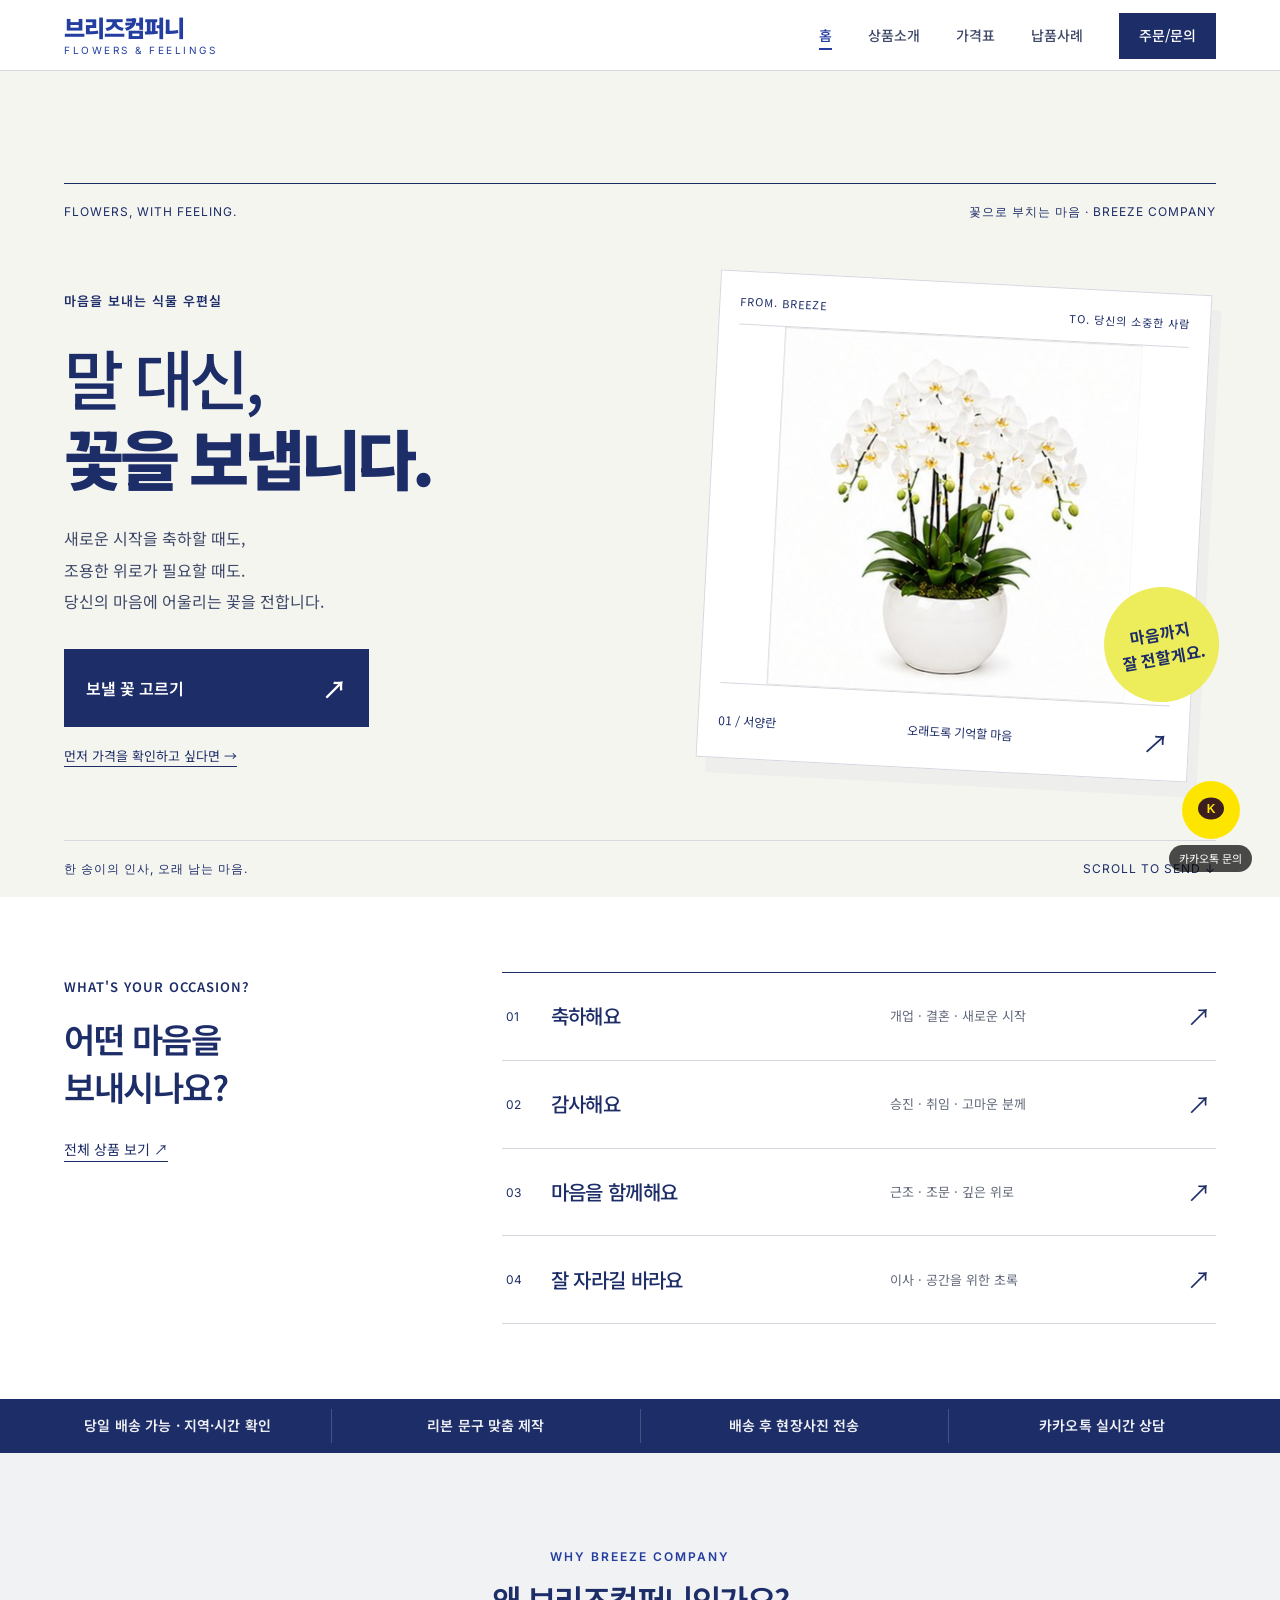
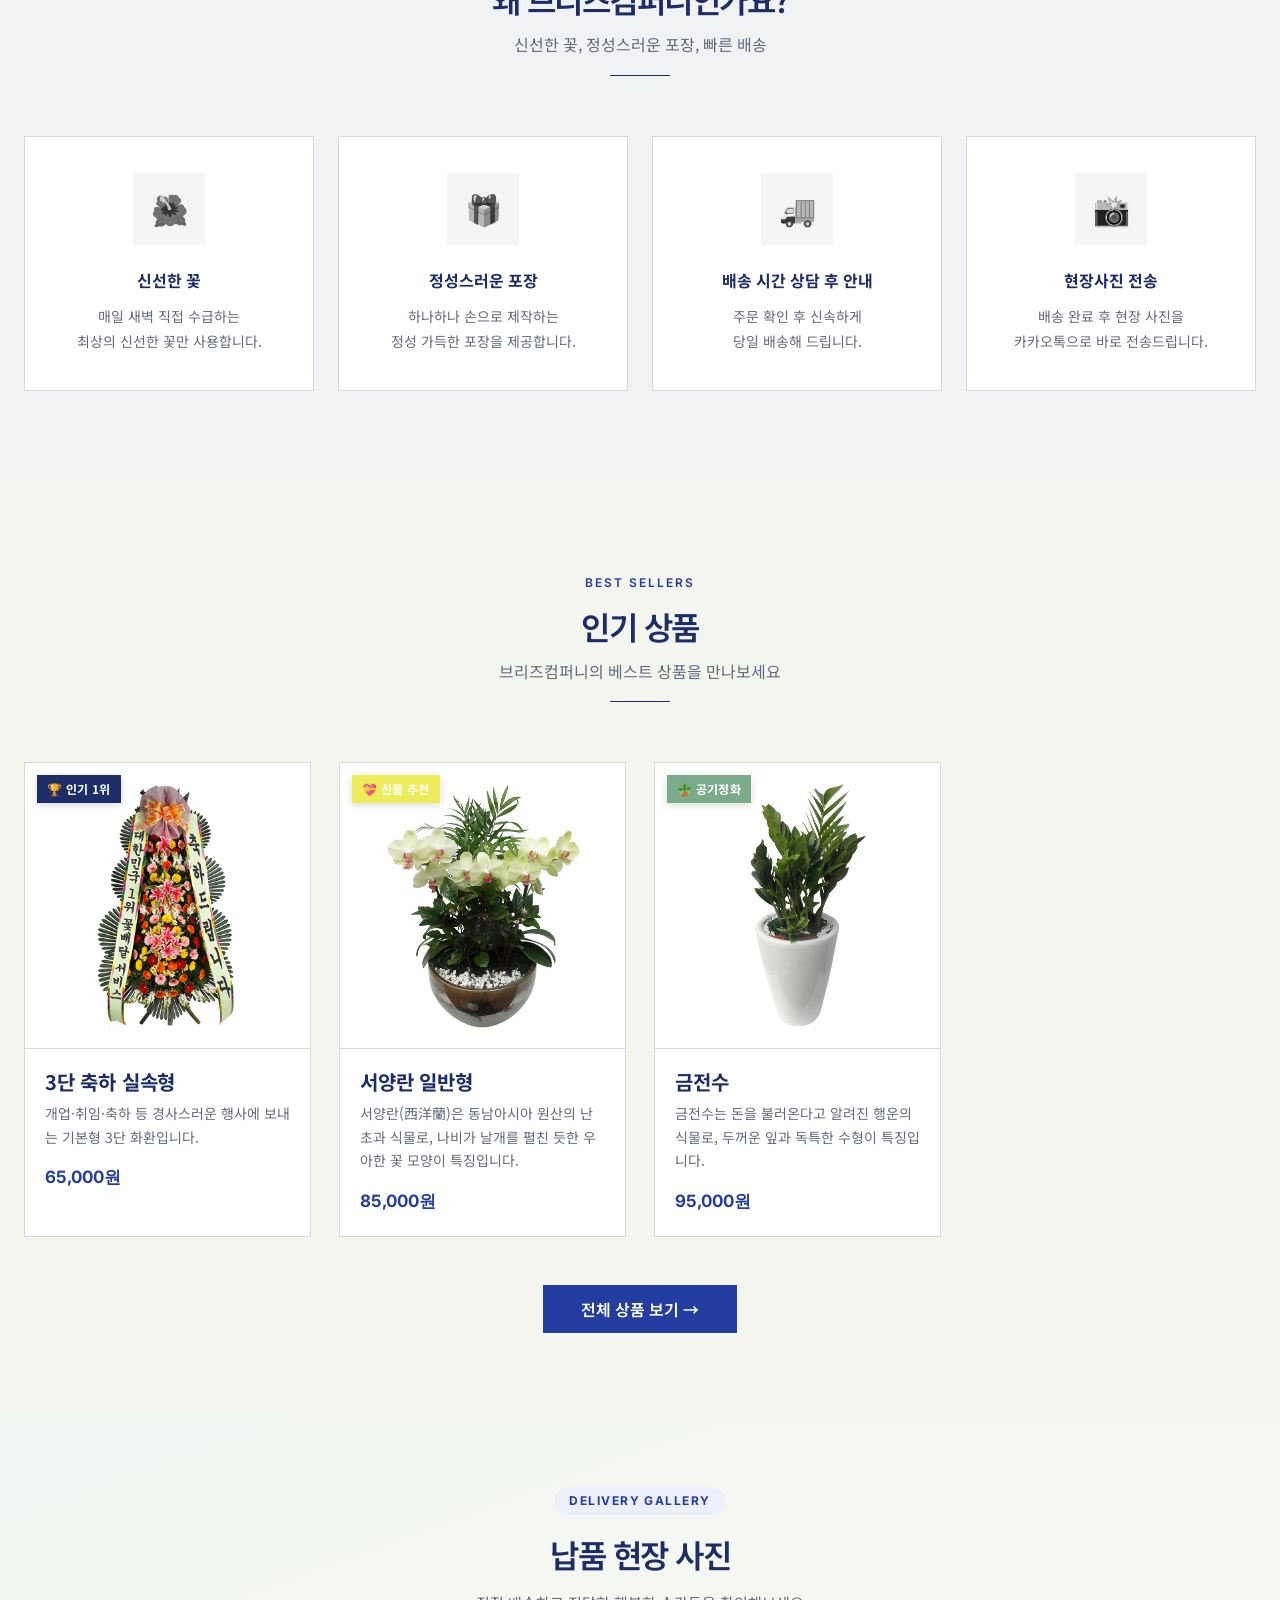
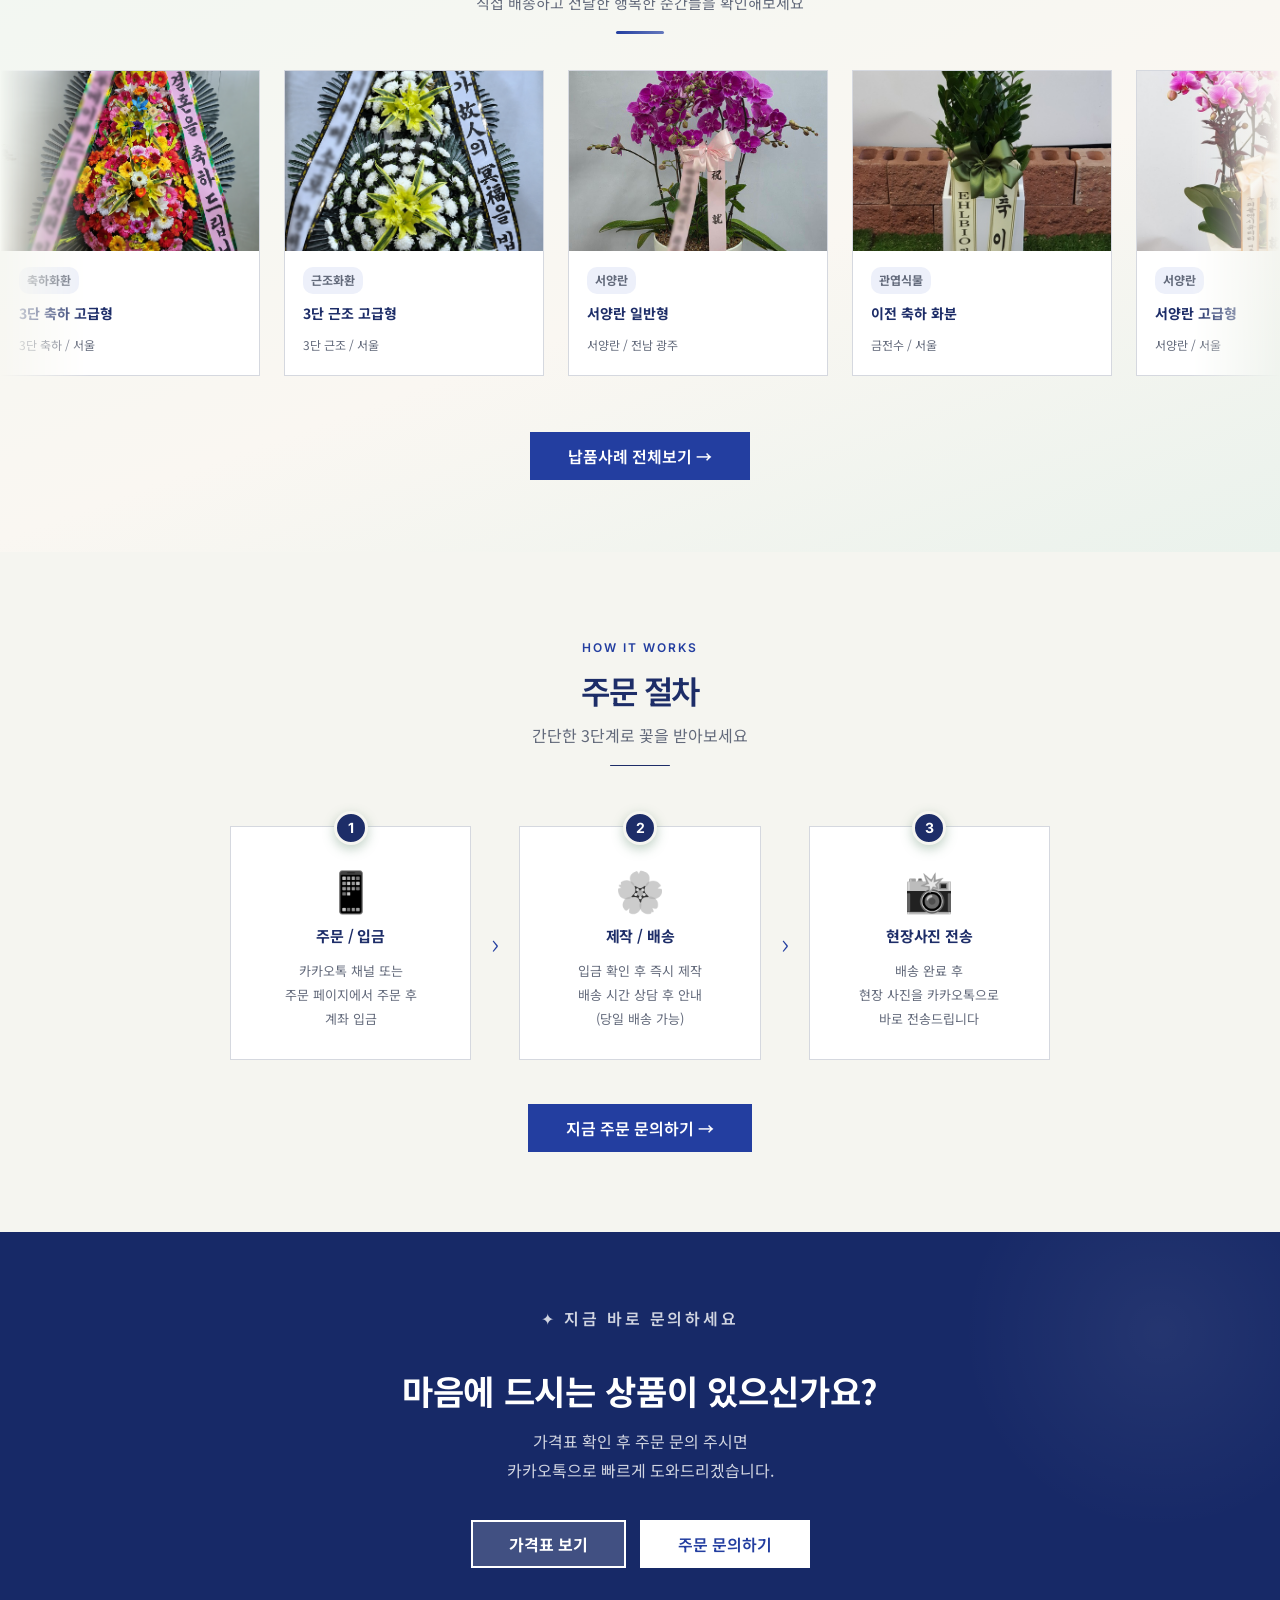
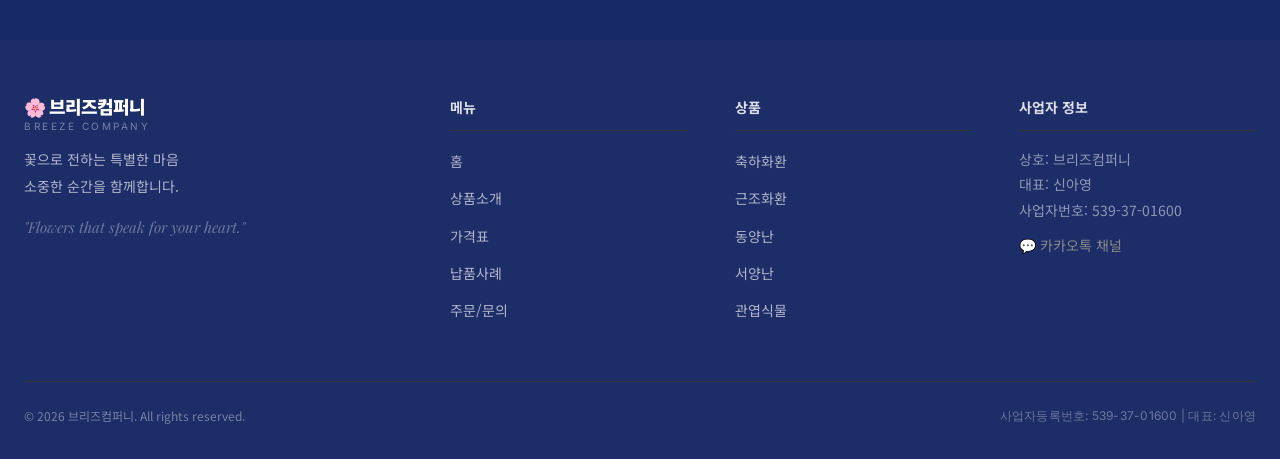
<file: index.html>
<!DOCTYPE html>
<html lang="ko">
<head>
  <meta charset="UTF-8" />
  <meta name="viewport" content="width=device-width, initial-scale=1.0" />
  <title>브리즈컴퍼니 - 꽃으로 전하는 특별한 마음</title>
  <meta name="description" content="브리즈컴퍼니 — 서양란, 동양란, 화환, 근조 화환, 관엽식물. 소중한 순간을 더욱 아름답게 만들어 드립니다." />

  <!-- Open Graph : 카톡·문자·SNS 공유 미리보기 카드 -->
  <meta property="og:type" content="website" />
  <meta property="og:site_name" content="브리즈컴퍼니" />
  <meta property="og:title" content="브리즈컴퍼니 · 프리미엄 꽃배달" />
  <meta property="og:description" content="꽃으로 전하는 특별한 마음 — 화환·근조화환·서양란·동양란·관엽식물 당일배송." />
  <meta property="og:image" content="https://breezecompany.co.kr/og-image.png" />
  <meta property="og:image:width" content="1200" />
  <meta property="og:image:height" content="630" />
  <meta property="og:url" content="https://breezecompany.co.kr/" />
  <meta name="twitter:card" content="summary_large_image" />
  <meta name="twitter:title" content="브리즈컴퍼니 · 프리미엄 꽃배달" />
  <meta name="twitter:description" content="꽃으로 전하는 특별한 마음 — 화환·근조화환·서양란·동양란·관엽식물 당일배송." />
  <meta name="twitter:image" content="https://breezecompany.co.kr/og-image.png" />

  <link rel="stylesheet" href="style.css" />
  <link rel="stylesheet" href="renewal.css?v=20260908-2" />
</head>
<body class="breeze-home">
  <a class="skip-link" href="#main-content">본문으로 바로가기</a>

  <!-- ── HEADER ── -->
  <header id="site-header">
    <div class="nav-container">
      <a href="index.html" class="logo">
        <span class="logo-main">브리즈컴퍼니</span>
        <span class="logo-sub">FLOWERS & FEELINGS</span>
      </a>
      <button class="nav-toggle" id="navToggle" aria-label="메뉴 열기" aria-controls="mainNav" aria-expanded="false">
        <span></span><span></span><span></span>
      </button>
      <nav id="mainNav">
        <ul>
          <li><a href="index.html" class="active">홈</a></li>
          <li><a href="products.html">상품소개</a></li>
          <li><a href="price.html">가격표</a></li>
          <li><a href="gallery.html">납품사례</a></li>
          <li><a href="order.html">주문/문의</a></li>
        </ul>
      </nav>
    </div>
  </header>

  <main id="main-content">
  <section class="dispatch-hero" aria-labelledby="dispatch-title">
    <div class="dispatch-topline"><span>FLOWERS, WITH FEELING.</span><span>꽃으로 부치는 마음 · BREEZE COMPANY</span></div>
    <div class="dispatch-layout">
      <div class="dispatch-copy">
        <p class="dispatch-label">마음을 보내는 식물 우편실</p>
        <h1 id="dispatch-title">말 대신,<br><span>꽃을 보냅니다.</span></h1>
        <p class="dispatch-intro">새로운 시작을 축하할 때도,<br>조용한 위로가 필요할 때도.<br>당신의 마음에 어울리는 꽃을 전합니다.</p>
        <a class="dispatch-cta" href="products.html">보낼 꽃 고르기 <span aria-hidden="true">↗</span></a>
        <a class="dispatch-secondary" href="price.html">먼저 가격을 확인하고 싶다면 →</a>
      </div>
      <figure class="dispatch-photo">
        <div class="dispatch-photo-label"><span>FROM. BREEZE</span><span>TO. 당신의 소중한 사람</span></div>
        <img src="images/01_호접란_화이트.jpg" alt="흰 화분에 풍성하게 피어난 화이트 호접란" width="800" height="800" fetchpriority="high">
        <figcaption><span>01 / 서양란</span><span>오래도록 기억할 마음</span><a href="products.html#section-orchid" aria-label="서양란 상품 보기">↗</a></figcaption>
        <span class="dispatch-seal" aria-hidden="true">마음까지<br>잘 전할게요.</span>
      </figure>
    </div>
    <div class="dispatch-bottomline"><span>한 송이의 인사, 오래 남는 마음.</span><span>SCROLL TO SEND ↓</span></div>
  </section>
  <section class="occasion-section" aria-labelledby="occasion-title">
    <div class="occasion-heading"><span class="dispatch-label">WHAT'S YOUR OCCASION?</span><h2 id="occasion-title">어떤 마음을<br>보내시나요?</h2><a href="products.html">전체 상품 보기 ↗</a></div>
    <div class="occasion-links">
      <a href="products.html#section-wreath"><span class="occasion-number">01</span><strong>축하해요</strong><span>개업 · 결혼 · 새로운 시작</span><b aria-hidden="true">↗</b></a>
      <a href="products.html#section-orchid"><span class="occasion-number">02</span><strong>감사해요</strong><span>승진 · 취임 · 고마운 분께</span><b aria-hidden="true">↗</b></a>
      <a href="products.html#section-funeral"><span class="occasion-number">03</span><strong>마음을 함께해요</strong><span>근조 · 조문 · 깊은 위로</span><b aria-hidden="true">↗</b></a>
      <a href="products.html#section-plant"><span class="occasion-number">04</span><strong>잘 자라길 바라요</strong><span>이사 · 공간을 위한 초록</span><b aria-hidden="true">↗</b></a>
    </div>
  </section>

  <!-- ── 약속 배너 스트립 ── -->
  <div class="promise-strip">
    <div class="promise-inner">
      <div class="promise-item"><span class="promise-icon">⚡</span>당일 배송 가능 · 지역·시간 확인</div>
      <div class="promise-divider"></div>
      <div class="promise-item"><span class="promise-icon">🌿</span>리본 문구 맞춤 제작</div>
      <div class="promise-divider"></div>
      <div class="promise-item"><span class="promise-icon">📸</span>배송 후 현장사진 전송</div>
      <div class="promise-divider"></div>
      <div class="promise-item"><span class="promise-icon">💬</span>카카오톡 실시간 상담</div>
    </div>
  </div>

  <!-- ── WHY BREEZE ── -->
  <section class="features">
    <div class="section-title reveal">
      <span class="section-eyebrow">Why Breeze Company</span>
      <h2>왜 브리즈컴퍼니인가요?</h2>
      <p>신선한 꽃, 정성스러운 포장, 빠른 배송</p>
      <div class="section-line"></div>
    </div>
    <div class="feature-grid inner">
      <div class="feature-card reveal">
        <div class="feature-icon-wrap feat-icon-1">🌺</div>
        <h3>신선한 꽃</h3>
        <p>매일 새벽 직접 수급하는<br />최상의 신선한 꽃만 사용합니다.</p>
      </div>
      <div class="feature-card reveal reveal-d1">
        <div class="feature-icon-wrap feat-icon-2">🎁</div>
        <h3>정성스러운 포장</h3>
        <p>하나하나 손으로 제작하는<br />정성 가득한 포장을 제공합니다.</p>
      </div>
      <div class="feature-card reveal reveal-d2">
        <div class="feature-icon-wrap feat-icon-3">🚚</div>
        <h3>배송 시간 상담 후 안내</h3>
        <p>주문 확인 후 신속하게<br />당일 배송해 드립니다.</p>
      </div>
      <div class="feature-card reveal reveal-d3">
        <div class="feature-icon-wrap feat-icon-4">📸</div>
        <h3>현장사진 전송</h3>
        <p>배송 완료 후 현장 사진을<br />카카오톡으로 바로 전송드립니다.</p>
      </div>
    </div>
  </section>

  <!-- ── 인기 상품 ── -->
  <section style="background:var(--bz-cream);">
    <div class="section-title reveal">
      <span class="section-eyebrow">Best Sellers</span>
      <h2>인기 상품</h2>
      <p>브리즈컴퍼니의 베스트 상품을 만나보세요</p>
      <div class="section-line"></div>
    </div>
    <div class="product-grid inner">
      <div class="product-card reveal" onclick="location.href='products.html#section-wreath'" style="cursor:pointer;">
        <div class="product-card-img-wrap">
          <span class="product-best-badge">🏆 인기 1위</span>
          <img class="product-card-img" src="product-images/d-0001kb_00.png" alt="3단 화환" loading="lazy" />
          <span class="product-zoom-hint">🎋 화환 보기</span>
        </div>
        <div class="product-info">
          <h3>3단 화환 A</h3>
          <p>개업·취임·축하 등 다양한 행사에 어울리는 기본형 화환</p>
          <div class="price-row">
            <span class="price-original">75,000원</span>
            <span class="price-sale">69,000원~</span>
          </div>
        </div>
      </div>
      <div class="product-card reveal reveal-d1" onclick="location.href='products.html#section-orchid'" style="cursor:pointer;">
        <div class="product-card-img-wrap">
          <span class="product-best-badge" style="background:var(--bz-pink);">💝 선물 추천</span>
          <img class="product-card-img" src="product-images/h-0078-500.jpg" alt="서양란" loading="lazy" />
          <span class="product-zoom-hint">🌺 서양란 보기</span>
        </div>
        <div class="product-info">
          <h3>서양란 기본형</h3>
          <p>품위 있고 우아한 서양란. 개업·이사·취임 선물로 최적</p>
          <div class="price-row">
            <span class="price-original">110,000원</span>
            <span class="price-sale">99,000원</span>
          </div>
        </div>
      </div>
      <div class="product-card reveal reveal-d2" onclick="location.href='products.html#section-plant'" style="cursor:pointer;">
        <div class="product-card-img-wrap">
          <span class="product-best-badge" style="background:#7aab8a;">🪴 공기정화</span>
          <img class="product-card-img" src="product-images/i-0115-500.jpg" alt="금전수" loading="lazy" />
          <span class="product-zoom-hint">🪴 관엽 보기</span>
        </div>
        <div class="product-info">
          <h3>금전수</h3>
          <p>행운을 부르는 개업·이사 선물 1순위 관엽식물</p>
          <div class="price-row">
            <span class="price-original">68,200원</span>
            <span class="price-sale">62,000원</span>
          </div>
        </div>
      </div>
    </div>
    <div style="text-align:center;margin-top:48px;" class="reveal">
      <a href="products.html" class="btn btn-primary">전체 상품 보기 →</a>
    </div>
  </section>

  <!-- ── 납품사례 슬라이딩 배너 ── -->
  <section class="delivery-banner-section">
    <div class="delivery-banner-head reveal">
      <span class="section-eyebrow">Delivery Gallery</span>
      <h2>납품 현장 사진</h2>
      <p>직접 배송하고 전달한 행복한 순간들을 확인해보세요</p>
      <div class="section-line"></div>
    </div>

    <div class="delivery-track-wrap">
      <div class="delivery-track" id="deliveryTrack">
        <!-- gallery-data.js 로드 후 자동 생성됩니다 -->
      </div>
    </div>

    <div class="delivery-more-btn reveal">
      <a href="gallery.html" class="btn btn-primary">납품사례 전체보기 →</a>
    </div>
  </section>

  <!-- ── 주문 절차 ── -->
  <section class="bz-steps-section">
    <div class="section-title reveal">
      <span class="section-eyebrow">How It Works</span>
      <h2>주문 절차</h2>
      <p>간단한 3단계로 꽃을 받아보세요</p>
      <div class="section-line"></div>
    </div>
    <div class="bz-steps-row">
      <div class="bz-step-card reveal">
        <div class="bz-step-badge">1</div>
        <span class="bz-step-icon">📱</span>
        <strong>주문 / 입금</strong>
        <p>카카오톡 채널 또는<br>주문 페이지에서 주문 후<br>계좌 입금</p>
      </div>
      <div class="bz-step-connector reveal reveal-d1">›</div>
      <div class="bz-step-card reveal reveal-d1">
        <div class="bz-step-badge">2</div>
        <span class="bz-step-icon">🌸</span>
        <strong>제작 / 배송</strong>
        <p>입금 확인 후 즉시 제작<br>배송 시간 상담 후 안내<br>(당일 배송 가능)</p>
      </div>
      <div class="bz-step-connector reveal reveal-d2">›</div>
      <div class="bz-step-card reveal reveal-d2">
        <div class="bz-step-badge">3</div>
        <span class="bz-step-icon">📸</span>
        <strong>현장사진 전송</strong>
        <p>배송 완료 후<br>현장 사진을 카카오톡으로<br>바로 전송드립니다</p>
      </div>
    </div>
    <div style="text-align:center;margin-top:44px;" class="reveal">
      <a href="order.html" class="btn btn-primary">지금 주문 문의하기 →</a>
    </div>
  </section>

  <!-- ── CTA BANNER ── -->
  <div class="cta-banner cta-animated">
    <div class="cta-deco" aria-hidden="true">
      <span class="cta-petal cp1">🌸</span>
      <span class="cta-petal cp2">🌺</span>
      <span class="cta-petal cp3">💐</span>
      <span class="cta-petal cp4">🌸</span>
    </div>
    <div class="inner" style="position:relative;z-index:1;">
      <p class="cta-tag reveal">✦ 지금 바로 문의하세요</p>
      <h2 class="reveal">마음에 드시는 상품이 있으신가요?</h2>
      <p class="reveal">가격표 확인 후 주문 문의 주시면<br />카카오톡으로 빠르게 도와드리겠습니다.</p>
      <div style="display:flex;gap:14px;justify-content:center;flex-wrap:wrap;" class="reveal">
        <a href="price.html" class="btn" style="background:rgba(255,255,255,0.18);border:2px solid white;color:white;font-weight:700;">가격표 보기</a>
        <a href="order.html" class="btn btn-white">주문 문의하기</a>
      </div>
    </div>
  </div>

  </main>
  <!-- ── KAKAO FLOAT ── -->
  <a href="https://pf.kakao.com/_ixazxkn/chat" target="_blank" class="kakao-float" aria-label="카카오톡 문의">
    <div class="kakao-float-btn">
      <svg width="32" height="32" viewBox="0 0 32 32" fill="none" xmlns="http://www.w3.org/2000/svg">
        <ellipse cx="16" cy="14.5" rx="13" ry="11" fill="#3C1E1E"/>
        <text x="16" y="19" text-anchor="middle" font-size="12" fill="#FEE500" font-weight="bold" font-family="Arial">K</text>
      </svg>
    </div>
    <span class="kakao-float-label">카카오톡 문의</span>
  </a>

  <!-- ── FOOTER ── -->
  <footer>
    <div class="footer-inner">
      <div class="footer-top">
        <div class="footer-brand">
          <div class="logo">
            <span class="logo-main">🌸 브리즈컴퍼니</span>
            <span class="logo-sub">Breeze Company</span>
          </div>
          <p class="footer-brand-desc">꽃으로 전하는 특별한 마음<br />소중한 순간을 함께합니다.</p>
          <p class="footer-tagline">"Flowers that speak for your heart."</p>
        </div>
        <div class="footer-col">
          <h4>메뉴</h4>
          <ul>
            <li><a href="index.html">홈</a></li>
            <li><a href="products.html">상품소개</a></li>
            <li><a href="price.html">가격표</a></li>
            <li><a href="gallery.html">납품사례</a></li>
            <li><a href="order.html">주문/문의</a></li>
          </ul>
        </div>
        <div class="footer-col">
          <h4>상품</h4>
          <ul>
            <li><a href="products.html#section-wreath">축하화환</a></li>
            <li><a href="products.html#section-funeral">근조화환</a></li>
            <li><a href="products.html#section-east">동양난</a></li>
            <li><a href="products.html#section-orchid">서양난</a></li>
            <li><a href="products.html#section-plant">관엽식물</a></li>
          </ul>
        </div>
        <div class="footer-col">
          <h4>사업자 정보</h4>
          <p class="biz-line">상호: 브리즈컴퍼니</p>
          <p class="biz-line">대표: 신아영</p>
          <p class="biz-line">사업자번호: 539-37-01600</p>
          <p class="biz-line" style="margin-top:10px;">
            <a href="https://pf.kakao.com/_ixazxkn/chat" target="_blank" style="color:#888;">💬 카카오톡 채널</a>
          </p>
        </div>
      </div>
      <div class="footer-bottom">
        <p>© 2026 브리즈컴퍼니. All rights reserved.</p>
        <p class="biz-info">사업자등록번호: 539-37-01600 | 대표: 신아영</p>
      </div>
    </div>
  </footer>

  <script>
    // ── Header scroll
    const header = document.getElementById('site-header');
    window.addEventListener('scroll', () => header.classList.toggle('scrolled', window.scrollY > 10));

    // ── Hamburger
    const toggle = document.getElementById('navToggle');
    const nav    = document.getElementById('mainNav');
    toggle.addEventListener('click', () => {
      toggle.classList.toggle('open');
      nav.classList.toggle('open');
      document.body.classList.toggle('no-scroll', nav.classList.contains('open'));
    });
    document.addEventListener('click', (e) => {
      if (!header.contains(e.target)) {
        toggle.classList.remove('open');
        nav.classList.remove('open');
        document.body.classList.remove('no-scroll');
      }
    });

    // ── Scroll reveal
    const io = new IntersectionObserver((entries) => {
      entries.forEach(e => { if (e.isIntersecting) { e.target.classList.add('visible'); io.unobserve(e.target); } });
    }, { threshold: 0.12 });
    document.querySelectorAll('.reveal').forEach(el => io.observe(el));

    // ── 인기상품 이름·가격 동기화 (products.js 기반)
    function bzSyncPopular() {
      if (!window.BZ_PRODUCTS) return;
      const map = {};
      window.BZ_PRODUCTS.forEach(g => g.items.forEach(item => {
        map[item.key || item.name] = item;
      }));
      document.querySelectorAll('.product-card').forEach(card => {
        const h3 = card.querySelector('h3');
        if (!h3) return;
        if (!card.dataset.key) card.dataset.key = h3.textContent.trim();
        const item = map[card.dataset.key];
        if (!item) return;
        h3.textContent = item.name;
        const image = card.querySelector('.product-card-img');
        if(image) { if(item.image) image.src = item.image; image.alt = item.name; }
        const description = card.querySelector('.product-info p');
        if(description && item.description !== undefined) description.textContent = item.description;
        const saleEl = card.querySelector('.price-sale');
        const origEl = card.querySelector('.price-original');
        if (item.price !== null) {
          if (saleEl) { saleEl.textContent = item.price.toLocaleString('ko-KR') + '원'; saleEl.style.color = ''; }
          if (origEl) {
            if (item.price2) { origEl.textContent = item.price2.toLocaleString('ko-KR') + '원'; origEl.style.display = ''; }
            else { origEl.textContent = ''; origEl.style.display = 'none'; }
          }
        } else {
          if (saleEl) { saleEl.textContent = '가격 문의'; saleEl.style.color = 'var(--bz-gray)'; }
          if (origEl) { origEl.textContent = ''; origEl.style.display = 'none'; }
        }
      });
    }
    (function() {
      var s = document.createElement('script');
      s.src = 'products.js?_=' + Date.now();
      s.onload = bzSyncPopular;
      document.head.appendChild(s);
    })();

    // ── 납품사례 슬라이딩 배너 동기화 (gallery-data.js 기반)
    function bzSyncDelivery() {
      if (!window.BZ_GALLERY || !window.BZ_GALLERY.length) return;
      const track = document.getElementById('deliveryTrack');
      if (!track) return;

      function makeCard(item) {
        const a = document.createElement('a');
        a.href = 'gallery.html';
        a.className = 'delivery-card';

        // 이미지 or 플레이스홀더
        if (item.img) {
          const img = document.createElement('img');
          img.src = item.img;
          img.alt = item.title;
          img.className = 'delivery-card-img';
          img.loading = 'lazy';
          img.onerror = function() {
            this.replaceWith(makePlaceholder(item));
          };
          a.appendChild(img);
        } else {
          a.appendChild(makePlaceholder(item));
        }

        // 카드 본문
        const body = document.createElement('div');
        body.className = 'delivery-card-body';
        for (const [tag, value, cls] of [['span', item.tag, 'delivery-card-tag'], ['strong', item.title, ''], ['span', item.desc, '']]) {
          const el = document.createElement(tag); el.textContent = value || ''; if(cls) el.className = cls; body.appendChild(el);
        }
        a.appendChild(body);
        return a;
      }

      function makePlaceholder(item) {
        const div = document.createElement('div');
        div.className = 'delivery-card-placeholder';
        div.style.background = item.bg || 'linear-gradient(135deg,#eaf4ee,#d4edda)';
        div.textContent = item.placeholder || '🌸';
        return div;
      }

      track.innerHTML = '';
      // 세트 A + 세트 B (무한 루프용 복제)
      [0].forEach(() => {
        window.BZ_GALLERY.forEach(item => track.appendChild(makeCard(item)));
      });
    }

    (function() {
      var s = document.createElement('script');
      s.src = 'gallery-data.js?_=' + Date.now();
      s.onload = bzSyncDelivery;
      document.head.appendChild(s);
    })();

    // ── Count-up animation
    function countUp(el) {
      const target   = parseInt(el.dataset.count);
      const suffix   = el.dataset.suffix || '';
      const duration = 1800;
      const startTs  = performance.now();
      const step = (ts) => {
        const p = Math.min((ts - startTs) / duration, 1);
        const ease = 1 - Math.pow(1 - p, 4);
        el.textContent = Math.floor(ease * target) + suffix;
        if (p < 1) requestAnimationFrame(step);
      };
      requestAnimationFrame(step);
    }
    const counterObs = new IntersectionObserver((entries) => {
      entries.forEach(e => {
        if (e.isIntersecting && e.target.dataset.count) {
          countUp(e.target);
          counterObs.unobserve(e.target);
        }
      });
    }, { threshold: 0.5 });
    document.querySelectorAll('.stat-num[data-count]').forEach(el => counterObs.observe(el));
  </script>
  <script src="renewal.js?v=20260908-2"></script>
</body>
</html>
</file>
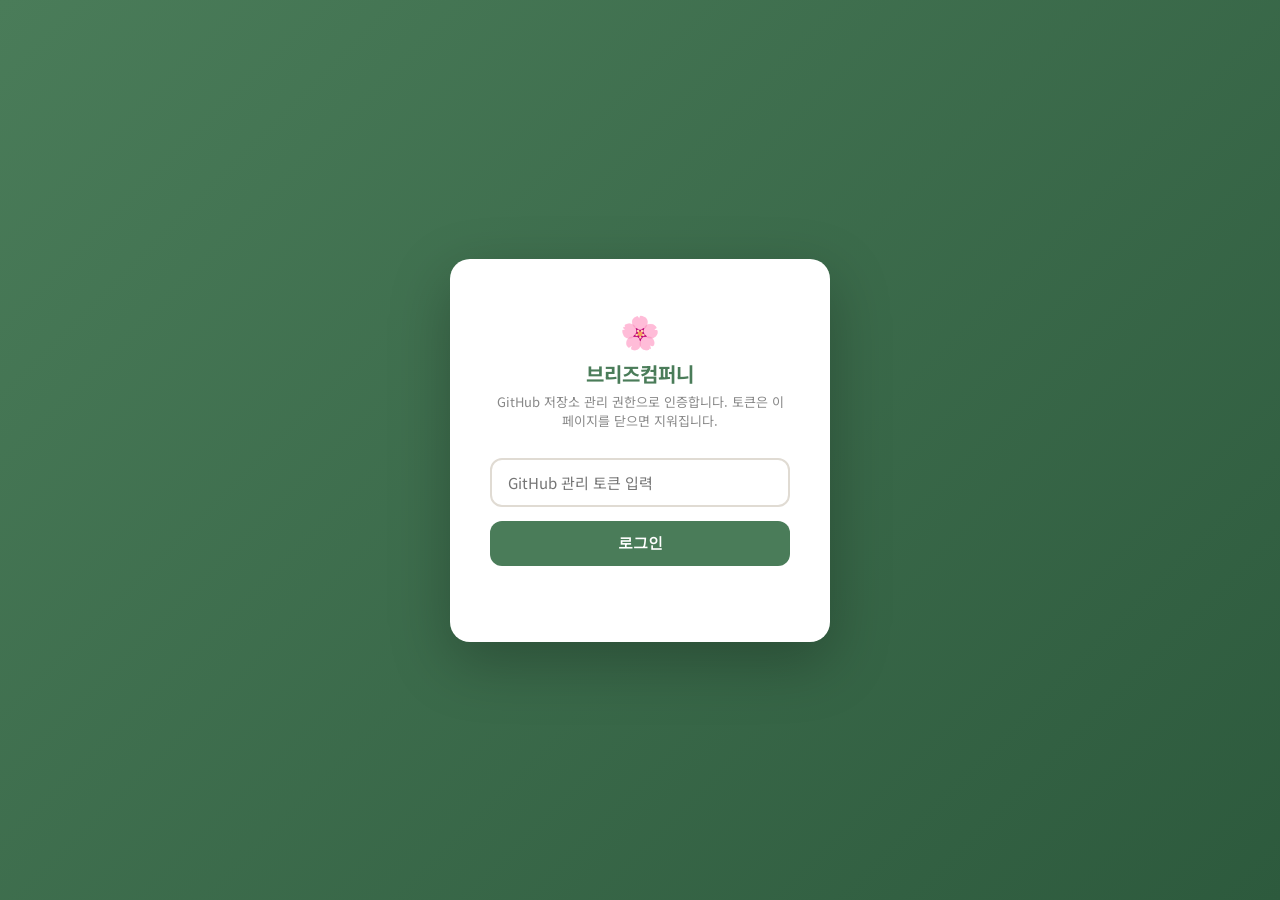
<file: admin.html>
<!DOCTYPE html>
<html lang="ko">
<head>
  <meta charset="UTF-8" />
  <meta name="viewport" content="width=device-width, initial-scale=1.0" />
  <title>관리자 — 브리즈컴퍼니</title>
  <link href="https://fonts.googleapis.com/css2?family=Noto+Sans+KR:wght@300;400;500;700&display=swap" rel="stylesheet" />
  <style>
    :root {
      --green:  #4a7c59;
      --green2: #3a6449;
      --green-l:#e8f0eb;
      --cream:  #faf7f2;
      --surface:#ffffff;
      --gray:   #888;
      --gray-l: #f3f0eb;
      --border: #e0dbd3;
      --text:   #2c2c2c;
      --red:    #c0392b;
      --radius: 12px;
      --shadow: 0 4px 20px rgba(0,0,0,.08);
    }
    *, *::before, *::after { box-sizing: border-box; margin: 0; padding: 0; }
    body {
      font-family: 'Noto Sans KR', sans-serif;
      background: var(--cream);
      color: var(--text);
      min-height: 100vh;
    }

    /* ──────── 비밀번호 게이트 ──────── */
    #pw-gate {
      position: fixed; inset: 0;
      background: linear-gradient(135deg, #4a7c59 0%, #2d5a3d 100%);
      display: flex; align-items: center; justify-content: center;
      z-index: 9999; transition: opacity .4s;
    }
    #pw-gate.hide { opacity: 0; pointer-events: none; }
    .pw-box {
      background: #fff; border-radius: 20px; padding: 48px 40px;
      width: min(380px, 90vw); text-align: center;
      box-shadow: 0 20px 60px rgba(0,0,0,.25);
    }
    .pw-logo { font-size: 32px; margin-bottom: 6px; }
    .pw-title { font-size: 20px; font-weight: 700; color: var(--green); margin-bottom: 4px; }
    .pw-sub   { font-size: 13px; color: var(--gray); margin-bottom: 28px; }
    .pw-input {
      width: 100%; padding: 12px 16px; border: 2px solid var(--border);
      border-radius: var(--radius); font-size: 15px; font-family: inherit;
      outline: none; transition: border .2s;
    }
    .pw-input:focus { border-color: var(--green); }
    .pw-btn {
      margin-top: 14px; width: 100%; padding: 13px;
      background: var(--green); color: #fff;
      border: none; border-radius: var(--radius);
      font-size: 15px; font-weight: 700; cursor: pointer;
      transition: background .2s;
    }
    .pw-btn:hover { background: var(--green2); }
    .pw-err { color: var(--red); font-size: 13px; margin-top: 10px; min-height: 18px; }

    /* ──────── 관리자 헤더 ──────── */
    .adm-header {
      background: var(--green); color: #fff;
      padding: 0 32px; height: 60px;
      display: flex; align-items: center; justify-content: space-between;
      position: sticky; top: 0; z-index: 100;
      box-shadow: 0 2px 12px rgba(0,0,0,.15);
    }
    .adm-logo { font-size: 18px; font-weight: 700; display: flex; align-items: center; gap: 8px; }
    .adm-badge {
      background: rgba(255,255,255,.2); color: #fff;
      font-size: 11px; font-weight: 500; padding: 3px 9px;
      border-radius: 20px; letter-spacing: .5px;
    }
    .adm-header-right { display: flex; align-items: center; gap: 12px; }
    .btn-logout {
      background: rgba(255,255,255,.15); color: #fff;
      border: 1px solid rgba(255,255,255,.3);
      padding: 7px 16px; border-radius: 8px;
      font-size: 13px; cursor: pointer; transition: background .2s;
    }
    .btn-logout:hover { background: rgba(255,255,255,.25); }
    .btn-site {
      background: #fff; color: var(--green);
      border: none; padding: 7px 16px; border-radius: 8px;
      font-size: 13px; font-weight: 600; cursor: pointer;
      text-decoration: none; transition: opacity .2s;
    }
    .btn-site:hover { opacity: .85; }

    /* ──────── 본문 레이아웃 ──────── */
    .adm-main { max-width: 900px; margin: 0 auto; padding: 32px 20px 80px; }

    /* ──────── 카드 공통 ──────── */
    .adm-card {
      background: var(--surface); border-radius: 16px;
      box-shadow: var(--shadow); margin-bottom: 24px;
      overflow: hidden;
    }
    .adm-card-header {
      padding: 18px 24px; display: flex; align-items: center; gap: 10px;
      border-bottom: 1px solid var(--border); cursor: pointer;
      user-select: none;
    }
    .adm-card-header h2 { font-size: 16px; font-weight: 700; flex: 1; }
    .adm-card-header .toggle-ico { font-size: 18px; transition: transform .25s; }
    .adm-card-header.open .toggle-ico { transform: rotate(90deg); }
    .adm-card-body { padding: 24px; }
    .adm-card-body.hidden { display: none; }

    /* ──────── GitHub 설정 ──────── */
    .gh-step { display: flex; gap: 12px; margin-bottom: 12px; align-items: flex-start; }
    .gh-step-num {
      min-width: 26px; height: 26px; border-radius: 50%;
      background: var(--green); color: #fff;
      font-size: 13px; font-weight: 700;
      display: flex; align-items: center; justify-content: center;
      margin-top: 1px;
    }
    .gh-step-text { font-size: 14px; line-height: 1.6; }
    .gh-step-text a { color: var(--green); font-weight: 600; }
    .gh-step-text code {
      background: var(--gray-l); padding: 1px 6px; border-radius: 4px;
      font-size: 12px; font-family: monospace;
    }
    .gh-input-row { display: flex; gap: 10px; margin-top: 16px; }
    .gh-input {
      flex: 1; padding: 11px 14px; border: 2px solid var(--border);
      border-radius: 10px; font-size: 14px; font-family: inherit; outline: none;
      transition: border .2s;
    }
    .gh-input:focus { border-color: var(--green); }
    .btn-save-pat {
      padding: 11px 20px; background: var(--green); color: #fff;
      border: none; border-radius: 10px; font-size: 14px; font-weight: 600;
      cursor: pointer; white-space: nowrap; transition: background .2s;
    }
    .btn-save-pat:hover { background: var(--green2); }
    .pat-status {
      margin-top: 10px; font-size: 13px; padding: 8px 12px;
      border-radius: 8px; display: none;
    }
    .pat-status.ok  { background: #e8f5eb; color: #2d6a4f; display: block; }
    .pat-status.err { background: #fdecea; color: var(--red); display: block; }

    /* ──────── 상태 바 ──────── */
    .adm-status-bar {
      display: flex; align-items: center; gap: 12px;
      padding: 14px 20px; border-radius: 12px; margin-bottom: 20px;
      font-size: 14px; font-weight: 500; display: none;
    }
    .adm-status-bar.info   { background: #e8f0fb; color: #1a56db; display: flex; }
    .adm-status-bar.ok     { background: #e8f5eb; color: #2d6a4f; display: flex; }
    .adm-status-bar.err    { background: #fdecea; color: var(--red); display: flex; }
    .adm-status-bar.loading{ background: var(--gray-l); color: var(--text); display: flex; }

    /* ──────── 가격 테이블 ──────── */
    .price-section-title {
      font-size: 15px; font-weight: 700; color: var(--green);
      padding: 14px 20px 10px; border-bottom: 1px solid var(--green-l);
      background: var(--green-l);
    }
    .price-table { width: 100%; border-collapse: collapse; }
    .price-table th {
      background: var(--gray-l); font-size: 12px; font-weight: 600;
      color: var(--gray); text-align: left; padding: 10px 16px;
      letter-spacing: .5px; text-transform: uppercase;
    }
    .price-table td { padding: 11px 16px; border-bottom: 1px solid var(--border); }
    .price-table tr:last-child td { border-bottom: none; }
    .price-table tr:hover td { background: #fdfcfa; }

    .td-name  { font-size: 14px; font-weight: 500; min-width: 110px; }
    .td-price { min-width: 130px; }
    .td-toggle{ min-width: 100px; text-align: center; }

    .price-input {
      width: 110px; padding: 7px 10px;
      border: 1.5px solid var(--border); border-radius: 8px;
      font-size: 14px; font-family: inherit; outline: none;
      transition: border .2s; text-align: right;
    }
    .price-input:focus { border-color: var(--green); }
    .price-input:disabled { background: var(--gray-l); color: var(--gray); cursor: not-allowed; }
    .price-suffix { font-size: 13px; color: var(--gray); margin-left: 4px; }

    .inquiry-toggle { display: flex; align-items: center; gap: 6px; justify-content: center; }
    .inquiry-toggle input[type=checkbox] {
      width: 16px; height: 16px; accent-color: var(--green); cursor: pointer;
    }
    .inquiry-toggle label { font-size: 13px; color: var(--gray); cursor: pointer; }

    /* ──────── 저장 버튼 영역 ──────── */
    .adm-save-bar {
      position: fixed; bottom: 0; left: 0; right: 0;
      background: #fff; border-top: 1px solid var(--border);
      padding: 16px 24px;
      display: flex; align-items: center; justify-content: space-between;
      box-shadow: 0 -4px 20px rgba(0,0,0,.08); z-index: 50;
    }
    .adm-save-hint { font-size: 13px; color: var(--gray); }
    .btn-save-main {
      padding: 13px 32px; background: var(--green); color: #fff;
      border: none; border-radius: var(--radius);
      font-size: 16px; font-weight: 700; cursor: pointer;
      transition: background .2s, transform .1s;
      display: flex; align-items: center; gap: 8px;
    }
    .btn-save-main:hover  { background: var(--green2); }
    .btn-save-main:active { transform: scale(.97); }
    .btn-save-main:disabled { background: var(--gray); cursor: not-allowed; }

    /* spinner */
    .spinner {
      width: 18px; height: 18px; border: 2px solid rgba(255,255,255,.4);
      border-top-color: #fff; border-radius: 50%;
      animation: spin .7s linear infinite; display: none;
    }
    @keyframes spin { to { transform: rotate(360deg); } }

    @media (max-width: 600px) {
      .adm-header { padding: 0 16px; }
      .adm-card-body { padding: 16px; }
      .price-input { width: 90px; }
      .adm-save-bar { flex-direction: column; gap: 10px; text-align: center; }
      .btn-save-main { width: 100%; justify-content: center; }
    }

    /* ──────── 납품사례 사진 업로드 ──────── */
    .upload-drop-zone {
      border: 2.5px dashed var(--border); border-radius: 16px;
      padding: 28px 20px; text-align: center; cursor: pointer;
      transition: border-color .2s, background .2s; margin-bottom: 16px;
      background: var(--cream);
    }
    .upload-drop-zone:hover { border-color: var(--green); background: var(--green-l); }
    .upload-drop-zone-ico { font-size: 38px; margin-bottom: 8px; }
    .upload-drop-zone-title { font-size: 15px; font-weight: 700; color: var(--green); margin-bottom: 4px; }
    .upload-drop-zone-hint  { font-size: 12px; color: var(--gray); }
    .upload-preview-wrap { margin-bottom: 16px; border-radius: 14px; overflow: hidden; display: none; position: relative; }
    .upload-preview-wrap.show { display: block; }
    .upload-preview-img { width: 100%; max-height: 240px; object-fit: cover; display: block; }
    .upload-preview-reset {
      position: absolute; top: 10px; right: 10px;
      background: rgba(0,0,0,.55); color: #fff; border: none;
      border-radius: 50%; width: 30px; height: 30px; font-size: 16px;
      cursor: pointer; display: flex; align-items: center; justify-content: center;
    }
    .upload-field { margin-bottom: 13px; }
    .upload-field label { display: block; font-size: 12px; font-weight: 700; color: var(--gray); margin-bottom: 5px; letter-spacing: .3px; text-transform: uppercase; }
    .upload-field input,
    .upload-field select {
      width: 100%; padding: 10px 13px;
      border: 2px solid var(--border); border-radius: 10px;
      font-size: 14px; font-family: inherit; outline: none;
      transition: border .2s; background: #fff; color: var(--text);
    }
    .upload-field input:focus,
    .upload-field select:focus { border-color: var(--green); }
    .btn-gallery-upload {
      width: 100%; padding: 14px;
      background: var(--green); color: #fff;
      border: none; border-radius: 12px;
      font-size: 15px; font-weight: 700; cursor: pointer;
      display: flex; align-items: center; justify-content: center; gap: 8px;
      transition: background .2s; margin-bottom: 28px;
    }
    .btn-gallery-upload:hover { background: var(--green2); }
    .btn-gallery-upload:disabled { background: var(--gray); cursor: not-allowed; }
    .gallery-upload-status {
      padding: 10px 14px; border-radius: 10px;
      font-size: 13px; font-weight: 500; margin-bottom: 16px; display: none; line-height: 1.5;
    }
    .gallery-upload-status.ok      { background: #e8f5eb; color: #2d6a4f; display: block; }
    .gallery-upload-status.err     { background: #fdecea; color: var(--red); display: block; }
    .gallery-upload-status.loading { background: var(--gray-l); color: var(--text); display: block; }
    .gallery-divider { font-size: 13px; font-weight: 700; color: var(--green); margin-bottom: 14px; padding-bottom: 10px; border-bottom: 1px solid var(--border); display: flex; align-items: center; justify-content: space-between; }
    .gallery-count-badge { background: var(--green-l); color: var(--green); font-size: 12px; padding: 2px 10px; border-radius: 10px; font-weight: 600; }
    .gallery-admin-item {
      display: flex; align-items: center; gap: 12px;
      padding: 12px 0; border-bottom: 1px solid var(--border);
    }
    .gallery-admin-item:last-child { border-bottom: none; }
    .gallery-admin-thumb {
      width: 62px; height: 62px; border-radius: 10px;
      flex-shrink: 0; overflow: hidden;
      display: flex; align-items: center; justify-content: center;
      font-size: 26px;
    }
    .gallery-admin-thumb img { width: 100%; height: 100%; object-fit: cover; }
    .gallery-admin-info { flex: 1; min-width: 0; }
    .gallery-admin-info strong { display: block; font-size: 13px; font-weight: 700; white-space: nowrap; overflow: hidden; text-overflow: ellipsis; margin-bottom: 2px; }
    .gallery-admin-info span { font-size: 11px; color: var(--gray); }
    .btn-gallery-del {
      padding: 6px 12px; background: #fdecea; color: var(--red);
      border: none; border-radius: 8px; font-size: 12px; font-weight: 700;
      cursor: pointer; flex-shrink: 0; transition: background .2s;
    }
    .btn-gallery-del:hover { background: #fbd0cd; }
    .gallery-empty { text-align: center; color: var(--gray); font-size: 13px; padding: 28px 0; }
    .gallery-progress-bar {
      height: 4px; background: var(--green-l); border-radius: 4px;
      margin-bottom: 8px; overflow: hidden; display: none;
    }
    .gallery-progress-bar.show { display: block; }
    .gallery-progress-fill {
      height: 100%; background: var(--green);
      border-radius: 4px; transition: width .3s;
    }
  </style>
  <link rel="stylesheet" href="ai-client.css?v=20260909">
</head>
<body>

<!-- ════════════════════════════════
     비밀번호 게이트
════════════════════════════════ -->
<div id="pw-gate">
  <div class="pw-box">
    <div class="pw-logo">🌸</div>
    <div class="pw-title">브리즈컴퍼니</div>
    <div class="pw-sub">GitHub 저장소 관리 권한으로 인증합니다. 토큰은 이 페이지를 닫으면 지워집니다.</div>
    <input class="pw-input" type="password" id="pw-input"
           placeholder="GitHub 관리 토큰 입력" autocomplete="off" />
    <button class="pw-btn" onclick="doLogin()">로그인</button>
    <div class="pw-err" id="pw-err"></div>
  </div>
</div>

<!-- ════════════════════════════════
     관리자 본문 (로그인 후 표시)
════════════════════════════════ -->
<div id="admin-main" style="display:none">

  <!-- 헤더 -->
  <header class="adm-header">
    <div class="adm-logo">
      🌸 브리즈컴퍼니
      <span class="adm-badge">관리자</span>
    </div>
    <div class="adm-header-right">
      <a href="products.html" class="btn-site" target="_blank">🔗 사이트 보기</a>
      <button class="btn-logout" onclick="doLogout()">로그아웃</button>
    </div>
  </header>

  <div class="adm-main">

    <!-- 상태 메시지 -->
    <div class="adm-status-bar" id="status-bar">
      <span id="status-icon">ℹ️</span>
      <span id="status-msg"></span>
    </div>

    <!-- ── GitHub 연동 설정 ── -->
    <div class="adm-card">
      <div class="adm-card-header" id="gh-header" onclick="toggleCard('gh')">
        <span>⚙️</span>
        <h2>GitHub 연동 설정</h2>
        <span class="toggle-ico" id="gh-ico">›</span>
      </div>
      <div class="adm-card-body" id="gh-body">
        <div class="gh-step">
          <div class="gh-step-num">1</div>
          <div class="gh-step-text">
            <a href="https://github.com/settings/tokens?type=beta" target="_blank">GitHub.com → Settings → Developer settings → Fine-grained tokens</a>
            에서 새 토큰을 발급하세요.
          </div>
        </div>
        <div class="gh-step">
          <div class="gh-step-num">2</div>
          <div class="gh-step-text">
            <b>Repository access</b> → <code>yjh401200000-oss/breezecompany</code> 선택<br>
            <b>Permissions → Contents</b> : <code>Read and write</code> 로 설정
          </div>
        </div>
        <div class="gh-step">
          <div class="gh-step-num">3</div>
          <div class="gh-step-text">
            발급된 토큰(<code>github_pat_...</code>)을 아래에 붙여넣고 저장하세요.<br>
            <small style="color:var(--gray)">토큰은 이 페이지 메모리에만 보관되며 GitHub 인증과 저장 요청에만 사용됩니다. 새로고침 시 다시 인증합니다.</small>
          </div>
        </div>
        <div class="gh-input-row">
          <input class="gh-input" type="password" id="pat-input"
                 placeholder="github_pat_XXXX..." autocomplete="off" />
          <button class="btn-save-pat" onclick="savePat()">토큰 저장</button>
        </div>
        <div class="pat-status" id="pat-status"></div>
      </div>
    </div>

    <!-- ── 가격 관리 테이블 ── -->
    <div class="adm-card">
      <div class="adm-card-header open" id="price-header" onclick="toggleCard('price')">
        <span>💰</span>
        <h2>상품 가격 관리</h2>
        <span class="toggle-ico open" id="price-ico" style="transform:rotate(90deg)">›</span>
      </div>
      <div class="adm-card-body" id="price-body">
        <div id="price-table-wrap">
          <!-- JS로 동적 생성 -->
        </div>
      </div>
    </div>

    <!-- ── 납품사례 사진 관리 ── -->
    <div class="adm-card">
      <div class="adm-card-header" id="gallery-header" onclick="toggleCard('gallery')">
        <span>📸</span>
        <h2>납품사례 사진 관리</h2>
        <span class="toggle-ico" id="gallery-ico">›</span>
      </div>
      <div class="adm-card-body hidden" id="gallery-body">

        <!-- 상태 메시지 -->
        <div class="gallery-upload-status" id="gallery-status"></div>
        <div class="gallery-progress-bar" id="galleryProgressBar">
          <div class="gallery-progress-fill" id="galleryProgressFill" style="width:0%"></div>
        </div>

        <!-- 사진 선택 영역 -->
        <input type="file" id="galleryFileInput" accept="image/*"
               style="display:none" onchange="onGalleryFileSelected(event)" />
        <div class="upload-drop-zone" onclick="document.getElementById('galleryFileInput').click()">
          <div class="upload-drop-zone-ico">📷</div>
          <div class="upload-drop-zone-title">사진 선택 / 촬영</div>
          <div class="upload-drop-zone-hint">클릭 → 갤러리 또는 카메라에서 선택</div>
        </div>

        <!-- 미리보기 -->
        <div class="upload-preview-wrap" id="uploadPreviewWrap">
          <img class="upload-preview-img" id="uploadPreviewImg" alt="미리보기" />
          <button class="upload-preview-reset" onclick="resetGalleryFile()" title="사진 다시 선택">✕</button>
        </div>

        <!-- AI 분석 상태 -->
        <div id="aiAnalyzeBox" style="display:none; margin-bottom:14px; padding:12px 16px;
             border-radius:12px; background:var(--green-l); border:1.5px solid #b5d4bf;
             font-size:13px; color:var(--green2); line-height:1.6;">
          <div id="aiAnalyzeLoading" style="display:none; align-items:center; gap:8px;">
            <div class="spinner" style="display:block; width:16px; height:16px; border-color:rgba(74,124,89,.3); border-top-color:var(--green);"></div>
            <span>🤖 사진 확인 후 제목과 분류를 직접 입력해 주세요.</span>
          </div>
          <div id="aiAnalyzeDone" style="display:none;">
            사진을 확인하고 제목·분류·설명을 직접 입력해 주세요.
          </div>
          <div id="aiAnalyzeError" style="display:none; color:#b94f3a;"></div>
        </div>

<div id="breeze-ai-mount" data-task="gallery"></div>
        <!-- 입력 필드 -->
        <div class="upload-field">
          <label>제목 *</label>
          <input type="text" id="galleryTitle" placeholder="예) ○○ 사업장 개업식" />
        </div>
        <div class="upload-field">
          <label>카테고리 *</label>
          <select id="galleryCat">
            <option value="wreath">🎋 축하화환</option>
            <option value="funeral">🕊️ 근조화환</option>
            <option value="east">🌿 동양란</option>
            <option value="orchid">🌺 서양란</option>
            <option value="plant">🪴 관엽식물</option>
          </select>
        </div>
        <div class="upload-field">
          <label>장소 / 납품 설명</label>
          <input type="text" id="galleryDesc" placeholder="예) 3단 화환 납품 · 대구 수성구" />
        </div>

        <button class="btn-gallery-upload" id="galleryUploadBtn" onclick="uploadGalleryPhoto()">
          <div class="spinner" id="gallerySpinner"></div>
          <span id="galleryUploadText">📤 업로드하기</span>
        </button>

        <!-- 등록된 사진 목록 -->
        <div class="gallery-divider">
          <span>📋 등록된 납품사례</span>
          <span class="gallery-count-badge" id="galleryCountBadge">0건</span>
        </div>
        <div id="galleryAdminList">
          <div class="gallery-empty">⏳ 불러오는 중…</div>
        </div>

      </div>
    </div>

  </div><!-- /adm-main -->

  <!-- ── 고정 저장 버튼 바 ── -->
  <div class="adm-save-bar">
    <div class="adm-save-hint">변경 후 "GitHub에 저장"을 누르면 약 1분 후 사이트에 반영됩니다.</div>
    <button class="btn-save-main" id="save-btn" onclick="saveToGitHub()">
      <div class="spinner" id="save-spinner"></div>
      <span id="save-btn-text">💾 GitHub에 저장</span>
    </button>
  </div>

</div><!-- /admin-main -->

<script>
// ════════════════════════════════════════════════════
//  설정값
// ════════════════════════════════════════════════════
let adminPat = "";
let productMetadata = [];
let priceDataReady = false;
const GH_REPO    = 'yjh401200000-oss/breezecompany';
const GH_FILE    = 'prices.js';
const GH_BRANCH  = 'main';

// ════════════════════════════════════════════════════
//  상품 목록 (카테고리 + 이름)
// ════════════════════════════════════════════════════
const PRODUCTS = [
  { cat:'🎋 축하화환',  name:'3단 화환 A'      },
  { cat:'🎋 축하화환',  name:'3단 화환 고급형'  },
  { cat:'🎋 축하화환',  name:'4단 화환'        },
  { cat:'🎋 축하화환',  name:'화환 대형'        },
  { cat:'🎋 축하화환',  name:'화환 특대형'      },
  { cat:'🕊️ 근조화환', name:'3단 근조 A'       },
  { cat:'🕊️ 근조화환', name:'3단 근조 고급형'  },
  { cat:'🕊️ 근조화환', name:'4단 근조'        },
  { cat:'🕊️ 근조화환', name:'근조화환 대형'    },
  { cat:'🕊️ 근조화환', name:'근조화환 특대형'  },
  { cat:'🌿 동양난',    name:'동양란 A'         },
  { cat:'🌿 동양난',    name:'동양란 B'         },
  { cat:'🌿 동양난',    name:'동양란 프리미엄'  },
  { cat:'🌿 동양난',    name:'동양란 특선'      },
  { cat:'🌺 서양난',    name:'서양란 기본형'    },
  { cat:'🌺 서양난',    name:'서양란 고급형'    },
  { cat:'🌺 서양난',    name:'만천홍 서양란'    },
  { cat:'🌺 서양난',    name:'핑크 호접란'      },
  { cat:'🪴 관엽식물',  name:'고무나무'         },
  { cat:'🪴 관엽식물',  name:'안시리움'         },
  { cat:'🪴 관엽식물',  name:'금전수'           },
  { cat:'🪴 관엽식물',  name:'산세베리아'       },
  { cat:'🪴 관엽식물',  name:'인삼팬더'         },
  { cat:'🪴 관엽식물',  name:'멜라니'           },
  { cat:'🪴 관엽식물',  name:'크로톤'           },
  { cat:'🪴 관엽식물',  name:'킹벤자민'         },
  { cat:'🪴 관엽식물',  name:'킹벤자민(소)'     },
  { cat:'🪴 관엽식물',  name:'녹보수'           },
  { cat:'🪴 관엽식물',  name:'행운목'           },
  { cat:'🪴 관엽식물',  name:'해피트리'         },
  { cat:'🪴 관엽식물',  name:'아레카야자'       },
  { cat:'🪴 관엽식물',  name:'뱅갈고무나무'     },
  { cat:'🪴 관엽식물',  name:'여인초'           },
];

// ════════════════════════════════════════════════════
//  기본 가격 (prices.js와 동일값, 폴백용)
// ════════════════════════════════════════════════════
const DEFAULT_PRICES = {
  "3단 화환 A"      :{ sale:69000,  orig:75000  },
  "3단 화환 고급형" :{ sale:89000,  orig:99000  },
  "4단 화환"        :{ sale:150000, orig:165000 },
  "화환 대형"       :{ sale:null,   orig:null   },
  "화환 특대형"     :{ sale:null,   orig:null   },
  "3단 근조 A"      :{ sale:69000,  orig:75000  },
  "3단 근조 고급형" :{ sale:89000,  orig:99000  },
  "4단 근조"        :{ sale:150000, orig:165000 },
  "근조화환 대형"   :{ sale:null,   orig:null   },
  "근조화환 특대형" :{ sale:null,   orig:null   },
  "동양란 A"        :{ sale:69000,  orig:75000  },
  "동양란 B"        :{ sale:79000,  orig:89000  },
  "동양란 프리미엄" :{ sale:null,   orig:null   },
  "동양란 특선"     :{ sale:null,   orig:null   },
  "서양란 기본형"   :{ sale:99000,  orig:110000 },
  "서양란 고급형"   :{ sale:109000, orig:120000 },
  "만천홍 서양란"   :{ sale:null,   orig:null   },
  "핑크 호접란"     :{ sale:null,   orig:null   },
  "고무나무"        :{ sale:57000,  orig:62700  },
  "안시리움"        :{ sale:50000,  orig:55000  },
  "금전수"          :{ sale:62000,  orig:68200  },
  "산세베리아"      :{ sale:50000,  orig:55000  },
  "인삼팬더"        :{ sale:50000,  orig:55000  },
  "멜라니"          :{ sale:50000,  orig:55000  },
  "크로톤"          :{ sale:66000,  orig:72600  },
  "킹벤자민"        :{ sale:180000, orig:198000 },
  "킹벤자민(소)"    :{ sale:110000, orig:121000 },
  "녹보수"          :{ sale:100000, orig:110000 },
  "행운목"          :{ sale:100000, orig:110000 },
  "해피트리"        :{ sale:210000, orig:231000 },
  "아레카야자"      :{ sale:130000, orig:143000 },
  "뱅갈고무나무"    :{ sale:110000, orig:121000 },
  "여인초"          :{ sale:100000, orig:110000 },
};

// ════════════════════════════════════════════════════
//  GitHub 파일 저장 공통 헬퍼
// ════════════════════════════════════════════════════
async function saveFileToGitHub(pat, filename, content, commitMsg) {
  // SHA 조회 (캐시 완전 방지 — 항상 최신 SHA를 가져옴)
  const getRes = await fetch(
    `https://api.github.com/repos/${GH_REPO}/contents/${filename}?ref=${GH_BRANCH}&_=${Date.now()}`,
    { headers: { 'Authorization': `Bearer ${pat}`, 'Accept': 'application/vnd.github.v3+json' }, cache: 'no-store' }
  );
  let sha = null;
  if (getRes.ok) { const d = await getRes.json(); sha = d.sha; }
  else if (getRes.status !== 404) throw new Error(`${filename} 조회 실패 (HTTP ${getRes.status})`);

  const encoded = btoa(unescape(encodeURIComponent(content)));
  const body = { message: commitMsg, content: encoded, branch: GH_BRANCH };
  if (sha) body.sha = sha;

  const putRes = await fetch(
    `https://api.github.com/repos/${GH_REPO}/contents/${filename}`,
    {
      method: 'PUT',
      headers: { 'Authorization': `Bearer ${pat}`, 'Accept': 'application/vnd.github.v3+json', 'Content-Type': 'application/json' },
      body: JSON.stringify(body)
    }
  );
  if (!putRes.ok) {
    const e = await putRes.json().catch(() => ({}));
    throw new Error(`${filename} 저장 실패: ${e.message || ''} (HTTP ${putRes.status})`);
  }
}


// ════════════════════════════════════════════════════
//  로그인 / 로그아웃
// ════════════════════════════════════════════════════
async function verifyPat(pat) {
  const res = await fetch('https://api.github.com/repos/' + GH_REPO, {headers:{Authorization:'Bearer '+pat,Accept:'application/vnd.github+json'},cache:'no-store'});
  if (!res.ok) throw new Error('GitHub 인증에 실패했습니다. 토큰과 저장소 접근 권한을 확인해 주세요.');
  const repo = await res.json();
  if (!repo.permissions?.push) throw new Error('이 저장소의 쓰기 권한이 필요합니다.');
}
async function doLogin() {
  const field = document.getElementById('pw-input');
  const error = document.getElementById('pw-err');
  error.textContent = '권한 확인 중…';
  try {
    const pat = field.value.trim();
    if (!pat) throw new Error('GitHub 관리 토큰을 입력해 주세요.');
    await verifyPat(pat);
    adminPat = pat; field.value = ''; error.textContent = '';
    document.getElementById('pw-gate').style.display = 'none';
    document.getElementById('admin-main').style.display = 'block';
    initAdmin();
  } catch(e) {error.textContent = e.message;}
}
function doLogout() {
  adminPat = ''; localStorage.removeItem('bz_admin_auth'); localStorage.removeItem('bz_admin_pat');
  sessionStorage.removeItem('bz_admin_pat'); location.reload();
}
// Remove credentials retained by the old password gate.
localStorage.removeItem('bz_admin_auth'); localStorage.removeItem('bz_admin_pat');
document.getElementById('pw-input').addEventListener('keydown', e => {if(e.key === 'Enter') doLogin();});
let galleryDataLoaded = false;

function toggleCard(id) {
  const body = document.getElementById(id + '-body');
  const ico  = document.getElementById(id + '-ico');
  const header = document.getElementById(id + '-header');
  const hidden = body.classList.toggle('hidden');
  ico.style.transform = hidden ? '' : 'rotate(90deg)';
  header.classList.toggle('open', !hidden);

  // 갤러리 카드 처음 열 때 데이터 로드
  if (id === 'gallery' && !hidden && !galleryDataLoaded) {
    galleryDataLoaded = true;
    const pat = adminPat;
    if (pat) loadGalleryDataFromGitHub(pat);
    else renderGalleryAdmin([]);
  }
}

// ════════════════════════════════════════════════════
//  초기화
// ════════════════════════════════════════════════════
function initAdmin() {
  // PAT 복원
  const pat = adminPat;
  if (pat) {
    document.getElementById('pat-input').value = pat;
    showPatStatus('ok', '✅ GitHub 토큰이 저장되어 있습니다.');
    loadPricesFromGitHub(pat);
  } else {
    buildTable(DEFAULT_PRICES);
  }
}

// ════════════════════════════════════════════════════
//  PAT 저장
// ════════════════════════════════════════════════════
async function savePat() {
  const pat = document.getElementById('pat-input').value.trim();
  if (!pat) { showPatStatus('err', '❌ 토큰을 입력해주세요.'); return; }
  adminPat = pat;
  showPatStatus('ok', '✅ 토큰이 저장되었습니다. GitHub에서 현재 가격을 불러옵니다…');
  loadPricesFromGitHub(pat);
}

function showPatStatus(type, msg) {
  const el = document.getElementById('pat-status');
  el.className = 'pat-status ' + type;
  el.textContent = msg;
}

// ════════════════════════════════════════════════════
//  GitHub에서 현재 prices.js 불러오기
// ════════════════════════════════════════════════════
async function loadPricesFromGitHub(pat) {
  priceDataReady = false;
  setStatus('loading', '⏳ GitHub에서 현재 가격을 불러오는 중…');
  try {
    const res = await fetch(
      `https://api.github.com/repos/${GH_REPO}/contents/${GH_FILE}?ref=${GH_BRANCH}`,
      { headers: { 'Authorization': `Bearer ${pat}`, 'Accept': 'application/vnd.github.v3+json' } }
    );
    if (!res.ok) throw new Error(res.status);
    const data = await res.json();
    const text = decodeURIComponent(escape(atob(data.content.replace(/\n/g,''))));
    const prices = parsePricesJs(text);
    buildTable(prices);
    await syncDisplayNames();
    priceDataReady = true;  // products.js에서 현재 표시명 동기화
    setStatus('ok', '✅ 가격 확인 완료. 수정 후 저장하세요. (사이트 반영까지 약 1~2분 소요)');
    showPatStatus('ok', '✅ GitHub 토큰 연결 완료.');
  } catch(e) {
    buildTable(DEFAULT_PRICES);
    setStatus('err', '⚠️ 최신 데이터를 읽지 못해 저장을 차단했습니다. 토큰을 확인하고 다시 불러와 주세요.');
    showPatStatus('err', '❌ 토큰 오류 또는 네트워크 문제 (' + e.message + ')');
  }
}

// ════════════════════════════════════════════════════
//  products.js에서 현재 표시명 읽어 pname_ 입력칸 동기화
// ════════════════════════════════════════════════════
async function syncDisplayNames() {
  const res = await fetch('https://api.github.com/repos/'+GH_REPO+'/contents/products.js?ref='+GH_BRANCH+'&_='+Date.now(), {headers:{Authorization:'Bearer '+adminPat},cache:'no-store'});
  if (!res.ok) throw new Error('상품 상세 정보를 불러오지 못했습니다.');
  const file = await res.json();
  const text = decodeURIComponent(escape(atob(file.content.replace(/\n/g,''))));
  const match = text.match(/window\.BZ_PRODUCTS\s*=\s*(\[[\s\S]*?\]);/);
  if (!match) throw new Error('상품 데이터 형식 오류');
  productMetadata = JSON.parse(match[1]);
  productMetadata.forEach(g => g.items.forEach(item => {
    const id = (item.key || item.name).replace(/\s/g,'_');
    const name = document.getElementById('pname_'+id); if(name) name.value = item.name;
    const cell = name?.parentElement; if(!cell) return;
    const panel = document.createElement('details');
    const title = document.createElement('summary');title.textContent='사진·설명 편집';panel.appendChild(title);
    for(const [key,label] of Object.entries({image:'사진 경로 (product-images/ 또는 gallery-images/)',description:'상품 설명',detail:'추가 설명',composition:'구성 안내',size:'크기',use:'추천 용도'})) {
      const wrap=document.createElement('label');wrap.textContent=label;
      const input=document.createElement(key==='image'?'input':'textarea');
      input.id='meta_'+key+'_'+id;input.value=item[key]||'';input.style.cssText='width:100%;min-width:0;display:block;margin:6px 0 12px;font-size:14px';
      wrap.appendChild(input);panel.appendChild(wrap);
    }
    cell.appendChild(panel);
  }));
}
// ════════════════════════════════════════════════════
//  prices.js 파싱 (정규식 기반)
// ════════════════════════════════════════════════════
function parsePricesJs(text) {
  const result = {};
  const re = /"([^"]+)"\s*:\s*\{\s*sale\s*:\s*([^,]+),\s*orig\s*:\s*([^\}]+)\}/g;
  let m;
  while ((m = re.exec(text)) !== null) {
    const name = m[1];
    const sale = m[2].trim() === 'null' ? null : parseInt(m[2].trim());
    const orig = m[3].trim() === 'null' ? null : parseInt(m[3].trim());
    result[name] = { sale, orig };
  }
  return Object.keys(result).length ? result : DEFAULT_PRICES;
}

// ════════════════════════════════════════════════════
//  가격 테이블 생성
// ════════════════════════════════════════════════════
function buildTable(prices) {
  const wrap = document.getElementById('price-table-wrap');
  let html = '';
  let lastCat = '';

  PRODUCTS.forEach(({ cat, name }) => {
    const p = prices[name] || { sale: null, orig: null };
    const isInquiry = p.sale === null;
    const safeId = name.replace(/\s/g, '_');

    if (cat !== lastCat) {
      if (lastCat) html += '</tbody></table>';
      html += `
        <div class="price-section-title">${cat}</div>
        <table class="price-table">
          <thead>
            <tr>
              <th>상품명</th>
              <th>판매가 (원)</th>
              <th>정가 (원)</th>
              <th>가격 문의</th>
            </tr>
          </thead>
          <tbody>`;
      lastCat = cat;
    }

    html += `
      <tr>
        <td class="td-name">
          <input class="price-input" id="pname_${safeId}" value="${name}"
            style="width:100%; font-weight:500;" placeholder="${name}" />
        </td>
        <td class="td-price">
          <input class="price-input" type="number" id="sale_${safeId}"
                 value="${isInquiry ? '' : p.sale}"
                 placeholder="예) 69000"
                 min="0" step="1000"
                 ${isInquiry ? 'disabled' : ''} />
          <span class="price-suffix">원</span>
        </td>
        <td class="td-price">
          <input class="price-input" type="number" id="orig_${safeId}"
                 value="${isInquiry || !p.orig ? '' : p.orig}"
                 placeholder="예) 75000"
                 min="0" step="1000"
                 ${isInquiry ? 'disabled' : ''} />
          <span class="price-suffix">원</span>
        </td>
        <td class="td-toggle">
          <label class="inquiry-toggle">
            <input type="checkbox" id="inq_${safeId}"
                   ${isInquiry ? 'checked' : ''}
                   onchange="toggleInquiry('${safeId}')" />
            <label for="inq_${safeId}">문의</label>
          </label>
        </td>
      </tr>`;
  });

  html += '</tbody></table>';
  wrap.innerHTML = html;
}

// ════════════════════════════════════════════════════
//  가격 문의 토글
// ════════════════════════════════════════════════════
function toggleInquiry(safeId) {
  const checked = document.getElementById('inq_' + safeId).checked;
  const saleEl  = document.getElementById('sale_' + safeId);
  const origEl  = document.getElementById('orig_' + safeId);
  saleEl.disabled = checked;
  origEl.disabled = checked;
  if (checked) { saleEl.value = ''; origEl.value = ''; }
}

// ════════════════════════════════════════════════════
//  products.js 생성 (가격표·주문서 홈페이지 반영용)
// ════════════════════════════════════════════════════
// 홈페이지에 노출할 상품 그룹 정의 (원래 상품명 기준)
const WEBSITE_GROUPS = [
  { emoji:'🎋', group:'축하화환', desc:'개업 · 취임 · 축하 행사용 화환',
    items:[
      { origName:'3단 화환 A',     use:'개업 · 취임 · 축하' },
      { origName:'3단 화환 고급형', use:'개업 · 취임 · 고급 행사' },
      { origName:'4단 화환',       use:'개업 · 취임 · VIP 행사' },
      { origName:'화환 대형',      use:'개업 · 취임 · 대형 행사' },
      { origName:'화환 특대형',    use:'VIP · 특대형 행사' },
    ]},
  { emoji:'🕊️', group:'근조화환', desc:'조문 · 장례식용 근조 화환',
    items:[
      { origName:'3단 근조 A',      use:'조문 · 격식 행사' },
      { origName:'3단 근조 고급형', use:'조문 · 격식 고급 행사' },
      { origName:'4단 근조',        use:'조문 · 대형 장례' },
      { origName:'근조화환 대형',   use:'조문 · 대형 장례' },
      { origName:'근조화환 특대형', use:'조문 · VIP 장례' },
    ]},
  { emoji:'🌿', group:'동양란', desc:'은은한 향기와 기품의 동양란',
    items:[
      { origName:'동양란 A',        use:'축하 · 감사 · 선물' },
      { origName:'동양란 B',        use:'축하 · 감사 · 선물' },
      { origName:'동양란 프리미엄', use:'VIP · 격식 선물' },
      { origName:'동양란 특선',     use:'VIP · 희귀 품종 선물' },
    ]},
  { emoji:'🌺', group:'서양란', desc:'우아하고 품격 있는 서양란',
    items:[
      { origName:'서양란 기본형',  use:'개업 · 이사 · 취임 · 축하' },
      { origName:'서양란 고급형',  use:'개업 · 이사 · 취임 · 축하' },
      { origName:'만천홍 서양란', use:'경사 · 개업 · 특별 선물' },
      { origName:'핑크 호접란',   use:'생일 · 기념일 · 감사' },
    ]},
  { emoji:'🪴', group:'관엽식물', desc:'공기정화 · 인테리어 식물',
    items:[
      { origName:'고무나무',     use:'인테리어 · 공기정화 · 선물' },
      { origName:'안시리움',     use:'개업 · 이전 · 축하 선물' },
      { origName:'금전수',       use:'개업 · 이사 · 선물' },
      { origName:'산세베리아',   use:'공기정화 · 인테리어 · 선물' },
      { origName:'인삼팬더',     use:'개업 · 입주 · 축하 선물' },
      { origName:'멜라니',       use:'인테리어 · 선물' },
      { origName:'크로톤',       use:'인테리어 · 개성 선물' },
      { origName:'킹벤자민',     use:'개업 · 이전 · 인테리어 선물' },
      { origName:'킹벤자민(소)', use:'인테리어 · 소형 선물' },
      { origName:'녹보수',       use:'사무실 · 매장 인테리어' },
      { origName:'행운목',       use:'개업 · 이사 · 승진 선물' },
      { origName:'해피트리',     use:'매장 · 사무실 인테리어' },
      { origName:'아레카야자',   use:'카페 · 호텔 · 인테리어' },
      { origName:'뱅갈고무나무', use:'인테리어 · 프리미엄 선물' },
      { origName:'여인초',       use:'개업 · 이전 · 인테리어' },
    ]},
];

function buildProductsJs() {
  const now = new Date().toLocaleString('ko-KR');
  const result = WEBSITE_GROUPS.map(g => ({
    emoji: g.emoji, group: g.group, desc: g.desc,
    items: g.items.map(item => {
      const safeId = item.origName.replace(/\s/g, '_');
      const newName = document.getElementById('pname_' + safeId)?.value.trim() || item.origName;
      const isInq  = document.getElementById('inq_' + safeId)?.checked;
      const saleVal = document.getElementById('sale_' + safeId)?.value.trim();
      const sale = isInq || !saleVal ? null : parseInt(saleVal);
      const previous = productMetadata.flatMap(g=>g.items).find(i=>(i.key||i.name)===item.origName) || {};
      const meta = {};
      for(const key of ['image','description','detail','composition','size','use']) meta[key] = document.getElementById('meta_'+key+'_'+safeId)?.value.trim() ?? previous[key] ?? '';
      if(meta.image && !/^(product-images|gallery-images|images)\/[a-zA-Z0-9_가-힣./ -]+\.(png|jpe?g|webp)$/i.test(meta.image)) throw new Error(newName+': 사진은 사이트 내부 이미지 경로를 입력해 주세요.');
      if(meta.image.includes('..')) throw new Error('사진 경로에 ..을 사용할 수 없습니다.');
      if(sale !== null && (!Number.isSafeInteger(Number(saleVal)) || Number(saleVal) <= 0)) throw new Error(newName+': 판매가는 양의 정수로 입력해 주세요.');
      const original = Number(document.getElementById('orig_'+safeId)?.value);
      return { ...previous, ...meta, key: item.origName, name: newName, price: sale, price2: original > sale && sale !== null ? original : null };
    })
  }));
  return `// ============================================================
//  브리즈컴퍼니 상품 목록 (products.js)
//  마지막 수정: ${now}
//  ※ 관리자 페이지(admin.html)에서 자동 생성됩니다.
// ============================================================

window.BZ_PRODUCTS = ${JSON.stringify(result, null, 2)};
`;
}

// ════════════════════════════════════════════════════
//  prices.js 파일 내용 생성
// ════════════════════════════════════════════════════
function buildPricesJs() {
  const now = new Date().toLocaleString('ko-KR');
  let lines = [];

  PRODUCTS.forEach(({ name }) => {
    const safeId  = name.replace(/\s/g, '_');
    // prices.js 키는 항상 원본 이름 고정 (표시명이 바뀌어도 키는 불변)
    const isInq   = document.getElementById('inq_' + safeId).checked;
    const saleVal = document.getElementById('sale_' + safeId).value.trim();
    const origVal = document.getElementById('orig_' + safeId).value.trim();

    const sale = isInq || !saleVal ? 'null' : parseInt(saleVal);
    const orig = isInq || !origVal ? 'null' : parseInt(origVal);

    lines.push(`  "${name}"${' '.repeat(Math.max(1, 18 - name.length))}: { sale: ${sale},${' '.repeat(Math.max(1, 8 - String(sale).length))} orig: ${orig}  },`);
  });

  return `// ============================================================
//  브리즈컴퍼니 상품 가격표  (prices.js)
//  마지막 수정: ${now}
//  ※ 직접 수정하지 말고 관리자 페이지(admin.html)를 이용하세요.
// ============================================================

window.BZ_PRICES = {
  // ── 축하화환 ──────────────────────────────
${lines.slice(0,5).join('\n')}

  // ── 근조화환 ──────────────────────────────
${lines.slice(5,10).join('\n')}

  // ── 동양난 ────────────────────────────────
${lines.slice(10,14).join('\n')}

  // ── 서양난 ────────────────────────────────
${lines.slice(14,18).join('\n')}

  // ── 관엽식물 ──────────────────────────────
${lines.slice(18).join('\n')}
};
`;
}

// ════════════════════════════════════════════════════
//  GitHub에 저장
// ════════════════════════════════════════════════════
async function saveToGitHub() {
  if(!priceDataReady) { alert('최신 가격과 상품 정보를 먼저 불러와 주세요.'); return; }
  const pat = adminPat;
  if (!pat) {
    alert('❌ GitHub 토큰이 설정되지 않았습니다.\n위의 "GitHub 연동 설정"에서 토큰을 먼저 저장해주세요.');
    return;
  }

  setSaveBtnLoading(true);
  setStatus('loading', '⏳ GitHub에 저장 중…');

  const ts = new Date().toLocaleString('ko-KR');
  try {
    const productSource = buildProductsJs();
    await saveFileToGitHub(pat, GH_FILE, buildPricesJs(), `[가격/상품명 수정] ${ts}`);
    await saveFileToGitHub(pat, 'products.js', productSource, `[상품명 수정] ${ts}`);

    setStatus('ok', '🎉 저장 완료! 약 1~2분 후 사이트에 반영됩니다.');
    setTimeout(() => loadPricesFromGitHub(pat), 2000);
  } catch (e) {
    setStatus('err', '❌ 저장 실패: ' + e.message + ' — 토큰 권한(Contents: Read and write)을 확인해주세요.');
  } finally {
    setSaveBtnLoading(false);
  }
}

// ════════════════════════════════════════════════════
//  UI 헬퍼
// ════════════════════════════════════════════════════
function setStatus(type, msg) {
  const bar = document.getElementById('status-bar');
  bar.className = 'adm-status-bar ' + type;
  document.getElementById('status-msg').textContent = msg;
  bar.scrollIntoView({ behavior: 'smooth', block: 'nearest' });
}

function setSaveBtnLoading(on) {
  const btn  = document.getElementById('save-btn');
  const spin = document.getElementById('save-spinner');
  const txt  = document.getElementById('save-btn-text');
  btn.disabled = on;
  spin.style.display = on ? 'block' : 'none';
  txt.textContent    = on ? '저장 중…' : '💾 GitHub에 저장';
}

// ════════════════════════════════════════════════════
//  납품사례 갤러리 관리
// ════════════════════════════════════════════════════
const CAT_MAP = {
  wreath:  { tag:'축하화환', emoji:'🎋', bg:'linear-gradient(135deg,#eaf4ee,#c8e6d0)' },
  funeral: { tag:'근조화환', emoji:'🕊️', bg:'linear-gradient(135deg,#e8f0fe,#d2e3fc)' },
  east:    { tag:'동양란',   emoji:'🌿', bg:'linear-gradient(135deg,#eaf2ec,#b8dfc4)' },
  orchid:  { tag:'서양란',   emoji:'🌺', bg:'linear-gradient(135deg,#fce8ed,#f9d0db)' },
  plant:   { tag:'관엽식물', emoji:'🪴', bg:'linear-gradient(135deg,#f3f0ff,#e0d8fa)' },
};

let galleryItems = [];
let galleryLoaded = false;   // 목록을 정상적으로 불러왔는지 (실패 시 저장 차단)

// gallery-data.js를 GitHub API로 불러오기
async function loadGalleryDataFromGitHub(pat) {
  setGalleryStatus('loading', '⏳ 납품사례 목록 불러오는 중…');
  try {
    const res = await fetch(
      `https://api.github.com/repos/${GH_REPO}/contents/gallery-data.js?ref=${GH_BRANCH}&_=${Date.now()}`,
      { headers: { 'Authorization': `Bearer ${pat}`, 'Accept': 'application/vnd.github.v3+json' }, cache: 'no-store' }
    );
    if (!res.ok) {
      if (res.status === 404) {          // 파일 자체가 없는 최초 상태 → 빈 목록이 정상
        galleryItems = []; galleryLoaded = true;
        renderGalleryAdmin([]); setGalleryStatus('', ''); return;
      }
      galleryLoaded = false;             // 그 외 오류는 기존 목록을 알 수 없음 → 저장 차단
      renderGalleryAdmin([]);
      setGalleryStatus('err', '⚠️ 목록 불러오기 실패 (HTTP ' + res.status + '). 새로고침 후 다시 시도해주세요.');
      return;
    }
    const data = await res.json();
    const text = decodeURIComponent(escape(atob(data.content.replace(/\n/g,''))));
    const match = text.match(/window\.BZ_GALLERY\s*=\s*(\[[\s\S]*?\]);/);
    if (!match) {
      galleryLoaded = false;
      renderGalleryAdmin([]);
      setGalleryStatus('err', '⚠️ 목록 형식을 읽지 못했습니다. 저장이 차단됩니다.');
      return;
    }
    galleryItems = JSON.parse(match[1]);
    galleryLoaded = true;
    renderGalleryAdmin(galleryItems);
    setGalleryStatus('', '');
  } catch(e) {
    galleryLoaded = false;
    renderGalleryAdmin([]);
    setGalleryStatus('err', '⚠️ 목록 불러오기 실패: ' + e.message + ' · 새로고침 후 다시 시도해주세요.');
  }
}

// 관리자 갤러리 목록 렌더링
function renderGalleryAdmin(items) {
  const wrap = document.getElementById('galleryAdminList');
  document.getElementById('galleryCountBadge').textContent = items.length + '건';
  if (!items.length) {
    wrap.innerHTML = '<div class="gallery-empty">아직 등록된 사진이 없습니다.<br>위에서 사진을 업로드해주세요.</div>';
    return;
  }
  wrap.innerHTML = items.map(item => `
    <div class="gallery-admin-item" id="gadmin-${item.id}">
      <div class="gallery-admin-thumb" style="${!item.img ? 'background:' + item.bg : ''}">
        ${item.img
          ? `<img src="${item.img}" alt="${item.title}" onerror="this.parentElement.textContent='${item.placeholder}'" />`
          : item.placeholder}
      </div>
      <div class="gallery-admin-info">
        <strong>${escHtml(item.title)}</strong>
        <span>${escHtml(item.tag)} · ${escHtml(item.desc)}</span>
      </div>
      <button class="btn-gallery-del" onclick="deleteGalleryPhoto('${item.id}')">삭제</button>
    </div>
  `).join('');
}

function escHtml(str) {
  return String(str||'').replace(/&/g,'&amp;').replace(/</g,'&lt;').replace(/>/g,'&gt;').replace(/"/g,'&quot;');
}

// gallery-data.js 파일 내용 생성
function buildGalleryDataJs(items) {
  const now = new Date().toLocaleString('ko-KR');
  return `// ============================================================
//  브리즈컴퍼니 납품사례 데이터 (gallery-data.js)
//  마지막 수정: ${now}
//  ※ 관리자 페이지(admin.html)에서 자동 생성됩니다.
// ============================================================

window.BZ_GALLERY = ${JSON.stringify(items, null, 2)};
`;
}

// ════════════════════════════════════════════════════
//  Groq Vision AI — 납품사례 사진 자동 분석
// ════════════════════════════════════════════════════
// 이미지 압축 (API 전송용)
function compressForAI(file) {
  return new Promise(resolve => {
    const img = new Image();
    const url = URL.createObjectURL(file);
    img.onload = () => {
      URL.revokeObjectURL(url);
      const MAX = 1200;
      let w = img.width, h = img.height;
      if (w > MAX || h > MAX) {
        if (w > h) { h = Math.round(h * MAX / w); w = MAX; }
        else        { w = Math.round(w * MAX / h); h = MAX; }
      }
      const canvas = document.createElement('canvas');
      canvas.width = w; canvas.height = h;
      canvas.getContext('2d').drawImage(img, 0, 0, w, h);
      canvas.toBlob(blob => resolve(blob || file), 'image/jpeg', 0.82);
    };
    img.onerror = () => resolve(file);
    img.src = url;
  });
}

// 파일 선택 시 미리보기 + AI 자동 분석
function onGalleryFileSelected(event) {
  const file = event.target.files[0];
  if (!file) return;

  // 미리보기
  const reader = new FileReader();
  reader.onload = e => {
    document.getElementById('uploadPreviewImg').src = e.target.result;
    document.getElementById('uploadPreviewWrap').classList.add('show');
  };
  reader.readAsDataURL(file);

  // AI 분석 시작
  document.getElementById('aiAnalyzeBox').style.display = 'none';
}

// 미리보기 초기화
function resetGalleryFile() {
  document.getElementById('galleryFileInput').value = '';
  document.getElementById('uploadPreviewWrap').classList.remove('show');
  document.getElementById('uploadPreviewImg').src = '';
  document.getElementById('aiAnalyzeBox').style.display = 'none';
  document.getElementById('galleryTitle').value = '';
  document.getElementById('galleryDesc').value  = '';
}

// 이미지 파일 GitHub 업로드 (바이너리 base64 직접 전송)
async function saveImageToGitHub(pat, filename, base64Content, commitMsg) {
  const getRes = await fetch(
    `https://api.github.com/repos/${GH_REPO}/contents/${filename}?ref=${GH_BRANCH}&_=${Date.now()}`,
    { headers: { 'Authorization': `Bearer ${pat}`, 'Accept': 'application/vnd.github.v3+json' }, cache: 'no-store' }
  );
  let sha = null;
  if (getRes.ok) { const d = await getRes.json(); sha = d.sha; }

  const body = { message: commitMsg, content: base64Content, branch: GH_BRANCH };
  if (sha) body.sha = sha;

  const putRes = await fetch(
    `https://api.github.com/repos/${GH_REPO}/contents/${filename}`,
    {
      method: 'PUT',
      headers: { 'Authorization': `Bearer ${pat}`, 'Accept': 'application/vnd.github.v3+json', 'Content-Type': 'application/json' },
      body: JSON.stringify(body)
    }
  );
  if (!putRes.ok) {
    const e = await putRes.json().catch(() => ({}));
    throw new Error(`이미지 업로드 실패: ${e.message || ''} (HTTP ${putRes.status})`);
  }
}

// 사진 업로드 실행
async function uploadGalleryPhoto() {
  const pat = adminPat;
  if (!pat) { setGalleryStatus('err', '❌ GitHub 토큰을 먼저 저장해주세요.'); return; }

  const fileInput = document.getElementById('galleryFileInput');
  const title     = document.getElementById('galleryTitle').value.trim();
  const catKey    = document.getElementById('galleryCat').value;
  const desc      = document.getElementById('galleryDesc').value.trim();

  if (!galleryLoaded) {
    setGalleryStatus('err', '❌ 기존 목록을 불러오지 못한 상태입니다. 지금 저장하면 기존 사진이 모두 지워집니다. 페이지를 새로고침해주세요.');
    return;
  }
  if (!fileInput.files[0]) { setGalleryStatus('err', '❌ 사진을 선택해주세요.'); return; }
  if (!title)               { setGalleryStatus('err', '❌ 제목을 입력해주세요.'); return; }

  const file    = fileInput.files[0];
  const catInfo = CAT_MAP[catKey];
  const id      = 'g' + Date.now();
  const ext     = (file.name.split('.').pop() || 'jpg').toLowerCase();
  const filename = `gallery-images/${id}.${ext}`;

  setGalleryUploadLoading(true);
  setGalleryStatus('loading', '⏳ 사진 업로드 중… (용량에 따라 10~30초 소요)');
  setProgress(30);

  try {
    // base64 변환
    const base64 = await new Promise((resolve, reject) => {
      const reader = new FileReader();
      reader.onload = e => resolve(e.target.result.split(',')[1]);
      reader.onerror = reject;
      reader.readAsDataURL(file);
    });
    setProgress(55);

    // 이미지 GitHub 저장
    await saveImageToGitHub(pat, filename, base64, `[납품사례] 사진 추가: ${title}`);
    setProgress(78);

    // gallery-data.js 업데이트
    const newItem = {
      id, cat: catKey, tag: catInfo.tag,
      title, desc: desc || catInfo.tag,
      img: filename, placeholder: catInfo.emoji, bg: catInfo.bg
    };
    galleryItems = [newItem, ...galleryItems];
    await saveFileToGitHub(pat, 'gallery-data.js', buildGalleryDataJs(galleryItems), `[납품사례] 목록 업데이트`);
    setProgress(100);

    setGalleryStatus('ok', '✅ 업로드 완료! 약 1~2분 후 사이트에 반영됩니다.');
    renderGalleryAdmin(galleryItems);

    // 폼 초기화
    document.getElementById('galleryTitle').value = '';
    document.getElementById('galleryDesc').value  = '';
    resetGalleryFile();
  } catch(e) {
    setGalleryStatus('err', '❌ 업로드 실패: ' + e.message);
  } finally {
    setGalleryUploadLoading(false);
    setTimeout(() => setProgress(0), 1000);
  }
}

// 사진 삭제
async function deleteGalleryPhoto(id) {
  if (!galleryLoaded) {
    setGalleryStatus('err', '❌ 기존 목록을 불러오지 못한 상태입니다. 페이지를 새로고침해주세요.');
    return;
  }
  if (!confirm('이 납품사례를 삭제하시겠습니까?')) return;
  const pat = adminPat;
  if (!pat) { setGalleryStatus('err', '❌ GitHub 토큰을 먼저 저장해주세요.'); return; }

  setGalleryStatus('loading', '⏳ 삭제 중…');
  try {
    galleryItems = galleryItems.filter(item => item.id !== id);
    await saveFileToGitHub(pat, 'gallery-data.js', buildGalleryDataJs(galleryItems), `[납품사례] 사진 삭제`);
    setGalleryStatus('ok', '✅ 삭제 완료! 약 1~2분 후 사이트에 반영됩니다.');
    renderGalleryAdmin(galleryItems);
  } catch(e) {
    setGalleryStatus('err', '❌ 삭제 실패: ' + e.message);
  }
}

// UI 헬퍼
function setGalleryStatus(type, msg) {
  const el = document.getElementById('gallery-status');
  el.className = 'gallery-upload-status' + (type ? ' ' + type : '');
  el.textContent = msg;
  if (type) el.style.display = 'block';
  else el.style.display = 'none';
}

function setGalleryUploadLoading(on) {
  const btn  = document.getElementById('galleryUploadBtn');
  const spin = document.getElementById('gallerySpinner');
  const txt  = document.getElementById('galleryUploadText');
  btn.disabled = on;
  spin.style.display = on ? 'block' : 'none';
  txt.textContent = on ? '업로드 중…' : '📤 업로드하기';
}

function setProgress(pct) {
  const bar  = document.getElementById('galleryProgressBar');
  const fill = document.getElementById('galleryProgressFill');
  if (pct > 0 && pct < 100) bar.classList.add('show');
  else bar.classList.remove('show');
  fill.style.width = pct + '%';
}
</script>

  <script src="ai-config.js?v=20260909"></script>
  <script src="ai-client.js?v=20260909"></script>
</body>
</html>
</file>
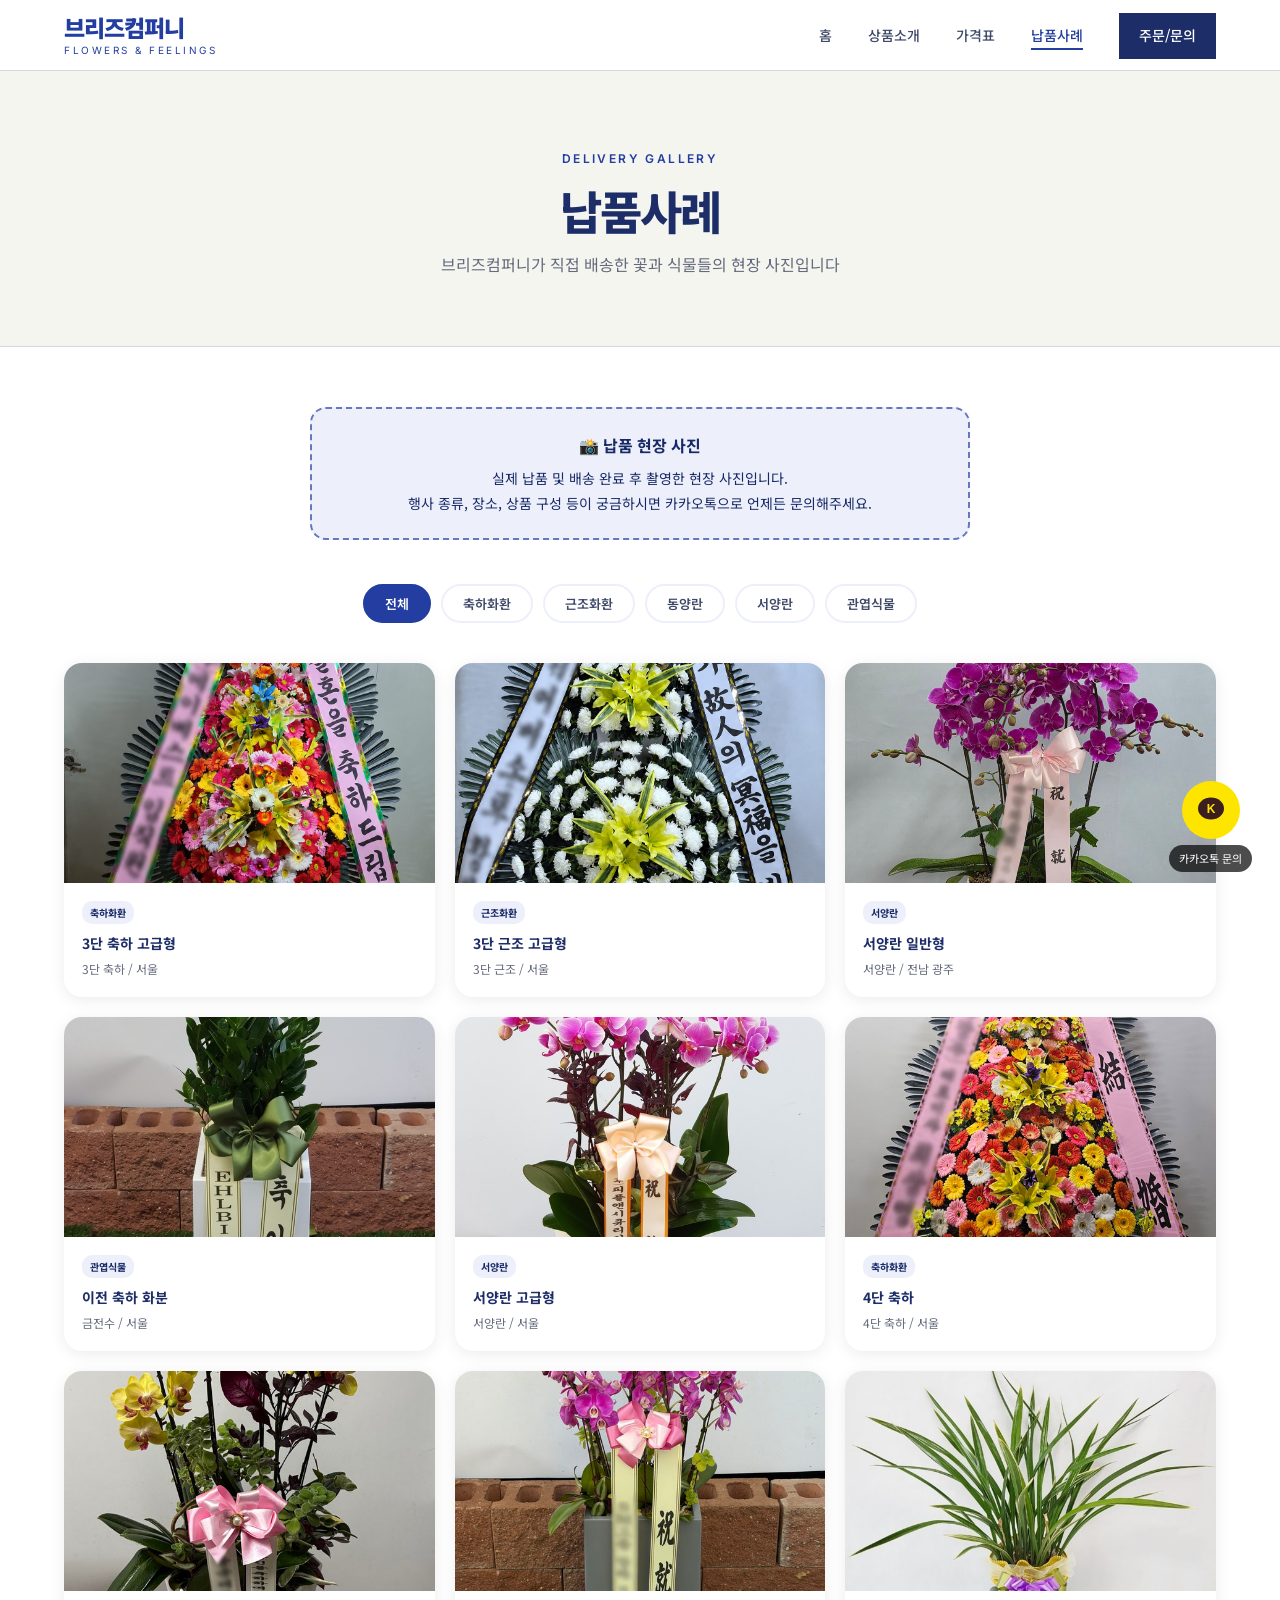
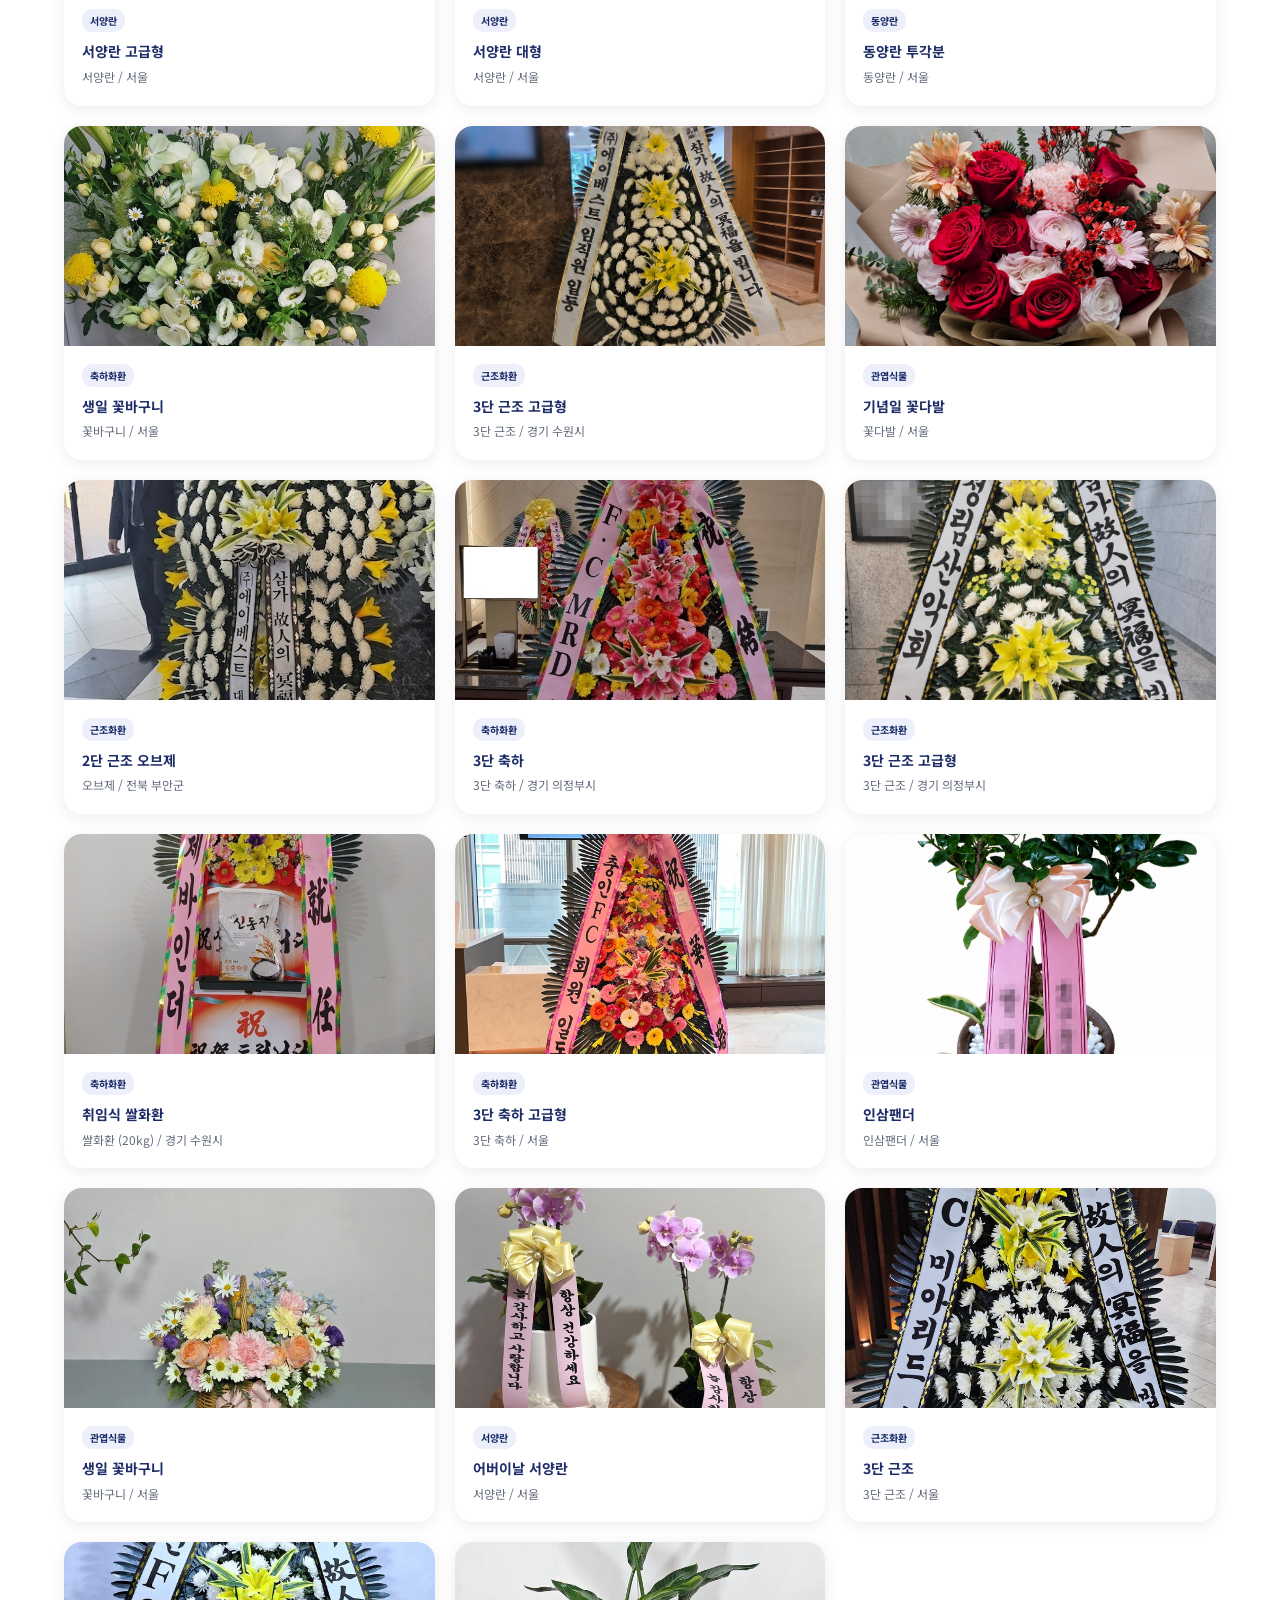
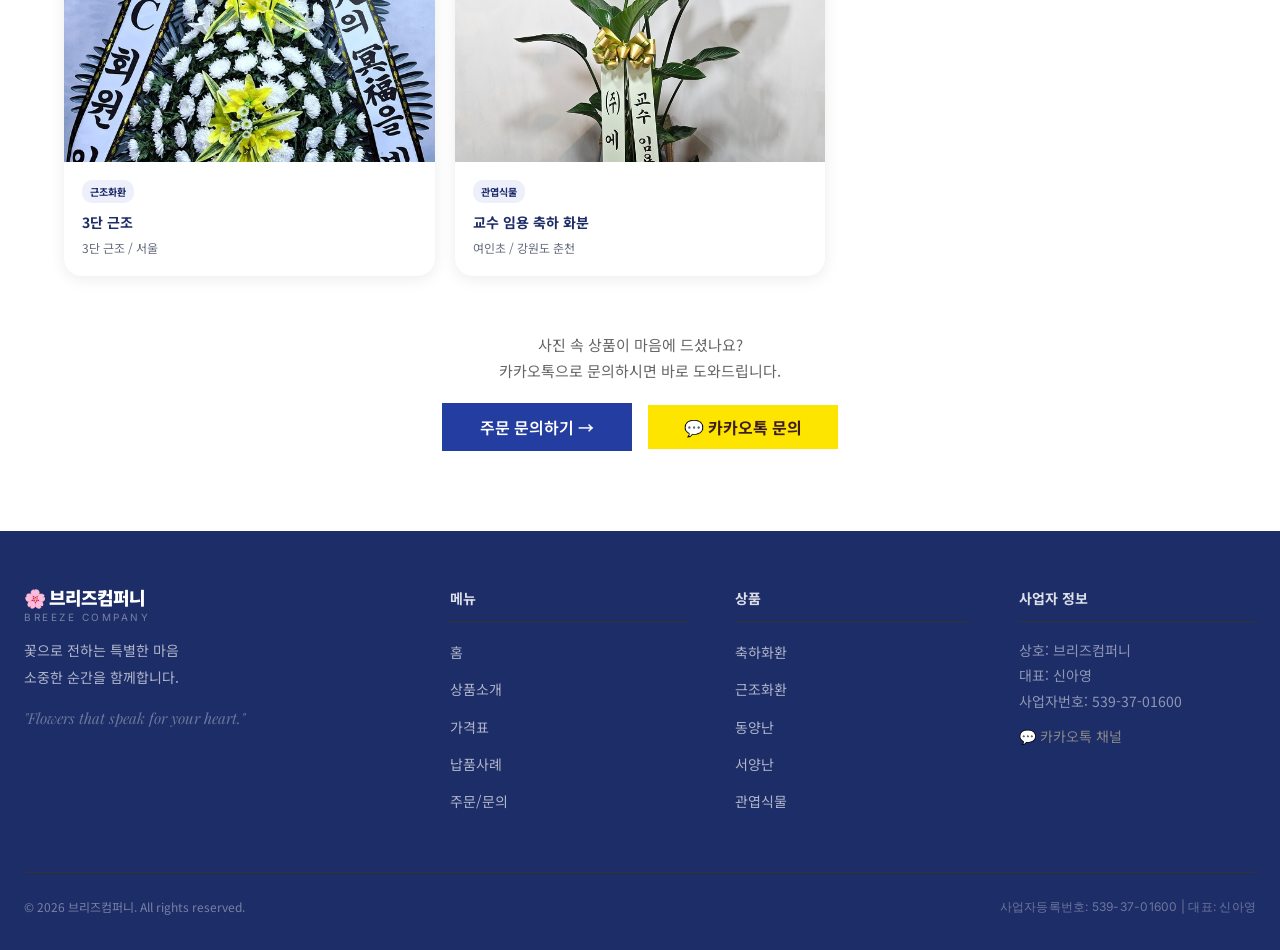
<file: gallery.html>
<!DOCTYPE html>
<html lang="ko">
<head>
  <meta charset="UTF-8" />
  <meta name="viewport" content="width=device-width, initial-scale=1.0" />
  <title>납품사례 - 브리즈컴퍼니</title>
  <meta name="description" content="브리즈컴퍼니 납품사례 — 직접 배송하고 전달한 행복한 현장 사진을 확인해보세요." />
  <!-- Open Graph : 공유 미리보기 카드 -->
  <meta property="og:type" content="website" />
  <meta property="og:site_name" content="브리즈컴퍼니" />
  <meta property="og:title" content="브리즈컴퍼니 납품사례 · 프리미엄 꽃배달" />
  <meta property="og:description" content="꽃으로 전하는 특별한 마음 — 실제 배송·전달한 현장 사진을 확인하세요." />
  <meta property="og:image" content="https://breezecompany.co.kr/og-image.png" />
  <meta property="og:image:width" content="1200" />
  <meta property="og:image:height" content="630" />
  <meta property="og:url" content="https://breezecompany.co.kr/gallery.html" />
  <meta name="twitter:card" content="summary_large_image" />
  <meta name="twitter:image" content="https://breezecompany.co.kr/og-image.png" />
  <link rel="stylesheet" href="style.css" />
  <link rel="stylesheet" href="renewal.css?v=20260908-2" />
</head>
<body>

  <!-- ── HEADER ── -->
  <header id="site-header">
    <div class="nav-container">
      <a href="index.html" class="logo">
        <span class="logo-main">브리즈컴퍼니</span>
        <span class="logo-sub">FLOWERS & FEELINGS</span>
      </a>
      <button class="nav-toggle" id="navToggle" aria-label="메뉴 열기" aria-controls="mainNav" aria-expanded="false">
        <span></span><span></span><span></span>
      </button>
      <nav id="mainNav">
        <ul>
          <li><a href="index.html">홈</a></li>
          <li><a href="products.html">상품소개</a></li>
          <li><a href="price.html">가격표</a></li>
          <li><a href="gallery.html" class="active">납품사례</a></li>
          <li><a href="order.html">주문/문의</a></li>
        </ul>
      </nav>
    </div>
  </header>

  <!-- ── PAGE BANNER ── -->
  <div class="page-banner">
    <p class="eyebrow">Delivery Gallery</p>
    <h1>납품사례</h1>
    <p>브리즈컴퍼니가 직접 배송한 꽃과 식물들의 현장 사진입니다</p>
  </div>

  <!-- ── 갤러리 본문 ── -->
  <section class="gallery-section">
    <div class="container">

      <!-- 안내 박스 -->
      <div class="gallery-upload-box reveal">
        <strong>📸 납품 현장 사진</strong>
        실제 납품 및 배송 완료 후 촬영한 현장 사진입니다.<br />
        행사 종류, 장소, 상품 구성 등이 궁금하시면 카카오톡으로 언제든 문의해주세요.
      </div>

      <!-- 필터 버튼 -->
      <div class="gallery-filter-bar reveal">
        <button class="gallery-filter-btn active" data-filter="all">전체</button>
        <button class="gallery-filter-btn" data-filter="wreath">축하화환</button>
        <button class="gallery-filter-btn" data-filter="funeral">근조화환</button>
        <button class="gallery-filter-btn" data-filter="east">동양란</button>
        <button class="gallery-filter-btn" data-filter="orchid">서양란</button>
        <button class="gallery-filter-btn" data-filter="plant">관엽식물</button>
      </div>

      <!-- 갤러리 그리드 (gallery-data.js에서 동적 렌더링) -->
      <div class="gallery-grid" id="galleryGrid">
        <div style="grid-column:1/-1;text-align:center;color:#aaa;padding:60px 0;font-size:14px;">⏳ 사진을 불러오는 중...</div>

        <div class="gallery-item reveal" role="button" tabindex="0" data-cat="wreath" data-title="○○ 사업장 개업식" data-desc="3단 축하 실속형 화환 납품 · 대구 수성구">
          <div class="gallery-item-img-wrap">
            <div class="gallery-item-placeholder" style="background:linear-gradient(135deg,#eaf4ee,#c8e6d0);">🎋</div>
            <div class="gallery-item-overlay"><span>크게 보기 ↗</span></div>
          </div>
          <div class="gallery-item-info">
            <span class="gallery-item-tag">축하화환</span>
            <strong>○○ 사업장 개업식</strong>
            <p>3단 화환 실속형 · 대구 수성구</p>
          </div>
        </div>

        <div class="gallery-item reveal" data-cat="orchid" data-title="○○ 병원 취임식" data-desc="서양란 고급형 납품 · 대구 중구">
          <div class="gallery-item-img-wrap">
            <div class="gallery-item-placeholder" style="background:linear-gradient(135deg,#fce8ed,#f9d0db);">🌺</div>
            <div class="gallery-item-overlay"><span>크게 보기 ↗</span></div>
          </div>
          <div class="gallery-item-info">
            <span class="gallery-item-tag">서양란</span>
            <strong>○○ 병원 취임식</strong>
            <p>서양란 고급형 · 대구 중구</p>
          </div>
        </div>

        <div class="gallery-item reveal" data-cat="east" data-title="○○ 기업 입주 기념" data-desc="동양란 투각분 납품 · 대구 동구">
          <div class="gallery-item-img-wrap">
            <div class="gallery-item-placeholder" style="background:linear-gradient(135deg,#eaf2ec,#b8dfc4);">🌿</div>
            <div class="gallery-item-overlay"><span>크게 보기 ↗</span></div>
          </div>
          <div class="gallery-item-info">
            <span class="gallery-item-tag">동양란</span>
            <strong>○○ 기업 입주 기념</strong>
            <p>동양란 투각분 · 대구 동구</p>
          </div>
        </div>

        <div class="gallery-item reveal" data-cat="funeral" data-title="○○ 장례식장" data-desc="4단 근조화환 납품 · 대구 북구">
          <div class="gallery-item-img-wrap">
            <div class="gallery-item-placeholder" style="background:linear-gradient(135deg,#e8f0fe,#d2e3fc);">🕊️</div>
            <div class="gallery-item-overlay"><span>크게 보기 ↗</span></div>
          </div>
          <div class="gallery-item-info">
            <span class="gallery-item-tag">근조화환</span>
            <strong>○○ 장례식장</strong>
            <p>4단 근조화환 · 대구 북구</p>
          </div>
        </div>

        <div class="gallery-item reveal" data-cat="plant" data-title="○○ 카페 인테리어" data-desc="아레카야자 납품 · 대구 달서구">
          <div class="gallery-item-img-wrap">
            <div class="gallery-item-placeholder" style="background:linear-gradient(135deg,#f3f0ff,#e0d8fa);">🪴</div>
            <div class="gallery-item-overlay"><span>크게 보기 ↗</span></div>
          </div>
          <div class="gallery-item-info">
            <span class="gallery-item-tag">관엽식물</span>
            <strong>○○ 카페 인테리어</strong>
            <p>아레카야자 · 대구 달서구</p>
          </div>
        </div>

        <div class="gallery-item reveal" data-cat="wreath" data-title="○○ 식당 오픈" data-desc="3단 화환 실속형 납품 · 대구 남구">
          <div class="gallery-item-img-wrap">
            <div class="gallery-item-placeholder" style="background:linear-gradient(135deg,#fff8e1,#ffecb3);">🎋</div>
            <div class="gallery-item-overlay"><span>크게 보기 ↗</span></div>
          </div>
          <div class="gallery-item-info">
            <span class="gallery-item-tag">축하화환</span>
            <strong>○○ 식당 오픈</strong>
            <p>3단 화환 실속형 · 대구 남구</p>
          </div>
        </div>

        <div class="gallery-item reveal" data-cat="orchid" data-title="○○ 갤러리 개관" data-desc="만천홍 서양란 납품 · 대구 수성구">
          <div class="gallery-item-img-wrap">
            <div class="gallery-item-placeholder" style="background:linear-gradient(135deg,#fce4ec,#f8bbd0);">🌸</div>
            <div class="gallery-item-overlay"><span>크게 보기 ↗</span></div>
          </div>
          <div class="gallery-item-info">
            <span class="gallery-item-tag">서양란</span>
            <strong>○○ 갤러리 개관</strong>
            <p>만천홍 서양란 · 대구 수성구</p>
          </div>
        </div>

        <div class="gallery-item reveal" data-cat="plant" data-title="○○ 사무실 이전" data-desc="금전수 · 행운목 납품 · 대구 중구">
          <div class="gallery-item-img-wrap">
            <div class="gallery-item-placeholder" style="background:linear-gradient(135deg,#e8f5e9,#c8e6c9);">🌿</div>
            <div class="gallery-item-overlay"><span>크게 보기 ↗</span></div>
          </div>
          <div class="gallery-item-info">
            <span class="gallery-item-tag">관엽식물</span>
            <strong>○○ 사무실 이전</strong>
            <p>금전수 · 행운목 · 대구 중구</p>
          </div>
        </div>

        <div class="gallery-item reveal" data-cat="wreath" data-title="○○ 미용실 개업" data-desc="4단 축하화환 납품 · 대구 달서구">
          <div class="gallery-item-img-wrap">
            <div class="gallery-item-placeholder" style="background:linear-gradient(135deg,#e3f2fd,#bbdefb);">🎊</div>
            <div class="gallery-item-overlay"><span>크게 보기 ↗</span></div>
          </div>
          <div class="gallery-item-info">
            <span class="gallery-item-tag">축하화환</span>
            <strong>○○ 미용실 개업</strong>
            <p>4단 축하화환 · 대구 달서구</p>
          </div>
        </div>

        <div class="gallery-item reveal" data-cat="east" data-title="○○ VIP 선물" data-desc="황룡금 투각분 납품 · 대구 수성구">
          <div class="gallery-item-img-wrap">
            <div class="gallery-item-placeholder" style="background:linear-gradient(135deg,#fffde7,#fff9c4);">✨</div>
            <div class="gallery-item-overlay"><span>크게 보기 ↗</span></div>
          </div>
          <div class="gallery-item-info">
            <span class="gallery-item-tag">동양란</span>
            <strong>○○ VIP 선물</strong>
            <p>황룡금 투각분 · 대구 수성구</p>
          </div>
        </div>

        <div class="gallery-item reveal" data-cat="plant" data-title="○○ 호텔 로비" data-desc="여인초 · 뱅갈고무나무 납품 · 대구 동구">
          <div class="gallery-item-img-wrap">
            <div class="gallery-item-placeholder" style="background:linear-gradient(135deg,#f9fbe7,#f0f4c3);">🌴</div>
            <div class="gallery-item-overlay"><span>크게 보기 ↗</span></div>
          </div>
          <div class="gallery-item-info">
            <span class="gallery-item-tag">관엽식물</span>
            <strong>○○ 호텔 로비</strong>
            <p>여인초 · 뱅갈고무나무 · 대구 동구</p>
          </div>
        </div>

        <div class="gallery-item reveal" data-cat="funeral" data-title="○○ 추모 행사" data-desc="3단 근조화환 고급형 납품 · 대구 북구">
          <div class="gallery-item-img-wrap">
            <div class="gallery-item-placeholder" style="background:linear-gradient(135deg,#eceff1,#cfd8dc);">🕯️</div>
            <div class="gallery-item-overlay"><span>크게 보기 ↗</span></div>
          </div>
          <div class="gallery-item-info">
            <span class="gallery-item-tag">근조화환</span>
            <strong>○○ 추모 행사</strong>
            <p>3단 근조화환 고급형 · 대구 북구</p>
          </div>
        </div>

      </div><!-- /gallery-grid -->
    </div>

    <!-- CTA -->
    <div style="text-align:center;margin-top:56px;padding:0 20px;" class="reveal">
      <p style="font-size:15px;color:#666;margin-bottom:20px;">사진 속 상품이 마음에 드셨나요?<br />카카오톡으로 문의하시면 바로 도와드립니다.</p>
      <a href="order.html" class="btn btn-primary" style="margin-right:12px;">주문 문의하기 →</a>
      <a href="https://pf.kakao.com/_ixazxkn/chat" target="_blank" class="btn" style="background:#fee500;color:#3c1e1e;font-weight:700;border:none;">💬 카카오톡 문의</a>
    </div>
  </section>

  <!-- 라이트박스 -->
  <div class="gallery-lb-backdrop" id="galleryLb" role="dialog" aria-modal="true">
    <div class="gallery-lb-box">
      <button class="gallery-lb-close" id="galleryLbClose" aria-label="닫기">✕</button>
      <div id="galleryLbMedia" class="gallery-lb-placeholder" style="cursor:pointer;" title="탭하여 닫기">🌸</div>
      <div class="gallery-lb-content">
        <strong id="galleryLbTitle">제목</strong>
        <p id="galleryLbDesc">설명</p>
        <p style="font-size:11px;color:#bbb;margin-top:8px;text-align:right;">사진을 탭하거나 ✕를 눌러 닫으세요</p>
      </div>
    </div>
  </div>

  <!-- ── KAKAO FLOAT ── -->
  <a href="https://pf.kakao.com/_ixazxkn/chat" target="_blank" class="kakao-float" aria-label="카카오톡 문의">
    <div class="kakao-float-btn">
      <svg width="32" height="32" viewBox="0 0 32 32" fill="none" xmlns="http://www.w3.org/2000/svg">
        <ellipse cx="16" cy="14.5" rx="13" ry="11" fill="#3C1E1E"/>
        <text x="16" y="19" text-anchor="middle" font-size="12" fill="#FEE500" font-weight="bold" font-family="Arial">K</text>
      </svg>
    </div>
    <span class="kakao-float-label">카카오톡 문의</span>
  </a>

  <!-- ── FOOTER ── -->
  <footer>
    <div class="footer-inner">
      <div class="footer-top">
        <div class="footer-brand">
          <div class="logo">
            <span class="logo-main">🌸 브리즈컴퍼니</span>
            <span class="logo-sub">Breeze Company</span>
          </div>
          <p class="footer-brand-desc">꽃으로 전하는 특별한 마음<br />소중한 순간을 함께합니다.</p>
          <p class="footer-tagline">"Flowers that speak for your heart."</p>
        </div>
        <div class="footer-col">
          <h4>메뉴</h4>
          <ul>
            <li><a href="index.html">홈</a></li>
            <li><a href="products.html">상품소개</a></li>
            <li><a href="price.html">가격표</a></li>
            <li><a href="gallery.html">납품사례</a></li>
            <li><a href="order.html">주문/문의</a></li>
          </ul>
        </div>
        <div class="footer-col">
          <h4>상품</h4>
          <ul>
            <li><a href="products.html#section-wreath">축하화환</a></li>
            <li><a href="products.html#section-funeral">근조화환</a></li>
            <li><a href="products.html#section-east">동양난</a></li>
            <li><a href="products.html#section-orchid">서양난</a></li>
            <li><a href="products.html#section-plant">관엽식물</a></li>
          </ul>
        </div>
        <div class="footer-col">
          <h4>사업자 정보</h4>
          <p class="biz-line">상호: 브리즈컴퍼니</p>
          <p class="biz-line">대표: 신아영</p>
          <p class="biz-line">사업자번호: 539-37-01600</p>
          <p class="biz-line" style="margin-top:10px;">
            <a href="https://pf.kakao.com/_ixazxkn/chat" target="_blank" style="color:#888;">💬 카카오톡 채널</a>
          </p>
        </div>
      </div>
      <div class="footer-bottom">
        <p>© 2026 브리즈컴퍼니. All rights reserved.</p>
        <p class="biz-info">사업자등록번호: 539-37-01600 | 대표: 신아영</p>
      </div>
    </div>
  </footer>

  <script>
    // ── Header scroll
    const header = document.getElementById('site-header');
    window.addEventListener('scroll', () => {
      header.classList.toggle('scrolled', window.scrollY > 40);
    });

    // ── Mobile nav toggle
    document.getElementById('navToggle').addEventListener('click', function () {
      document.getElementById('mainNav').classList.toggle('open');
      this.classList.toggle('open');
    });

    // ── Reveal observer
    const revealObserver = new IntersectionObserver(entries => {
      entries.forEach(e => { if (e.isIntersecting) { e.target.classList.add('visible'); revealObserver.unobserve(e.target); } });
    }, { threshold: 0.10 });

    // ── 정적 reveal 요소 등록
    document.querySelectorAll('.reveal').forEach(el => revealObserver.observe(el));

    // ── HTML 이스케이프
    function esc(str) {
      return String(str || '').replace(/&/g,'&amp;').replace(/</g,'&lt;').replace(/>/g,'&gt;').replace(/"/g,'&quot;');
    }

    // ── 현재 필터 상태
    let currentFilter = 'all';

    // ── 필터 버튼
    const filterBtns = document.querySelectorAll('.gallery-filter-btn');
    filterBtns.forEach(btn => {
      btn.addEventListener('click', () => {
        filterBtns.forEach(b => b.classList.remove('active'));
        btn.classList.add('active');
        currentFilter = btn.dataset.filter;
        applyFilter();
      });
    });

    function applyFilter() {
      document.querySelectorAll('.gallery-item').forEach(item => {
        const show = currentFilter === 'all' || item.dataset.cat === currentFilter;
        item.style.display = show ? '' : 'none';
      });
    }

    // ── 갤러리 동적 렌더링
    function renderGallery(bzGallery) {
      const grid = document.getElementById('galleryGrid');
      if (!bzGallery || !bzGallery.length) {
        grid.innerHTML = '<div style="grid-column:1/-1;text-align:center;color:#aaa;padding:60px 0;font-size:15px;">아직 등록된 납품사례가 없습니다.</div>';
        return;
      }
      grid.innerHTML = bzGallery.map(item => `
        <div class="gallery-item reveal" data-cat="${esc(item.cat)}" data-title="${esc(item.title)}" data-desc="${esc(item.desc)}">
          <div class="gallery-item-img-wrap">
            ${item.img
              ? `<img class="gallery-item-img" src="${esc(item.img)}" alt="${esc(item.title)}" loading="lazy" />`
              : `<div class="gallery-item-placeholder" style="background:${esc(item.bg)}">${item.placeholder}</div>`
            }
            <div class="gallery-item-overlay"><span>크게 보기 ↗</span></div>
          </div>
          <div class="gallery-item-info">
            <span class="gallery-item-tag">${esc(item.tag)}</span>
            <strong>${esc(item.title)}</strong>
            <p>${esc(item.desc)}</p>
          </div>
        </div>
      `).join('');
      // reveal 새 요소 등록
      grid.querySelectorAll('.reveal').forEach(el => revealObserver.observe(el));
      // 필터 재적용
      applyFilter();
      grid.querySelectorAll('.gallery-item').forEach(item => item.addEventListener('keydown', e => { if(e.key === 'Enter' || e.key === ' ') { e.preventDefault(); openLb(item); } }));
      // 클릭 이벤트 연결
      grid.querySelectorAll('.gallery-item').forEach(item => item.addEventListener('click', () => openLb(item)));
    }

    // ── gallery-data.js 동적 로드
    (function loadGalleryData() {
      const s = document.createElement('script');
      s.src = 'gallery-data.js?_=' + Date.now();
      s.onload = () => { if (window.BZ_GALLERY) renderGallery(window.BZ_GALLERY); };
      s.onerror = () => renderGallery([]);
      document.head.appendChild(s);
    })();

    // ── 라이트박스
    const lb = document.getElementById('galleryLb');
    const lbTitle = document.getElementById('galleryLbTitle');
    const lbDesc = document.getElementById('galleryLbDesc');
    const lbMedia = document.getElementById('galleryLbMedia');
    const lbClose = document.getElementById('galleryLbClose');

    function openLb(item) {
      const title = item.dataset.title || '';
      const desc = item.dataset.desc || '';
      const img = item.querySelector('.gallery-item-img');
      const placeholder = item.querySelector('.gallery-item-placeholder');

      lbTitle.textContent = title;
      lbDesc.textContent = desc;

      if (img) {
        lbMedia.innerHTML = '';
        const i = document.createElement('img');
        i.src = img.src; i.alt = title;
        i.className = 'gallery-lb-img';
        lbMedia.appendChild(i);
      } else if (placeholder) {
        lbMedia.innerHTML = placeholder.outerHTML.replace('gallery-item-placeholder','gallery-lb-placeholder');
      }

      lb.classList.add('open');
      document.body.style.overflow = 'hidden';
    }

    function closeLb() {
      lb.classList.remove('open');
      document.body.style.overflow = '';
    }

    // ✕ 버튼
    lbClose.addEventListener('click', closeLb);
    // 배경(backdrop) 탭 — 박스 바깥 영역 클릭 시 닫기
    lb.addEventListener('click', e => {
      if (!e.target.closest('.gallery-lb-box')) closeLb();
    });
    // 라이트박스 이미지 탭으로도 닫기 (모바일 편의)
    lbMedia.addEventListener('click', closeLb);
    // 키보드 ESC
    document.addEventListener('keydown', e => { if (e.key === 'Escape') closeLb(); });
  </script>
  <script src="renewal.js?v=20260908-2"></script>
</body>
</html>
</file>
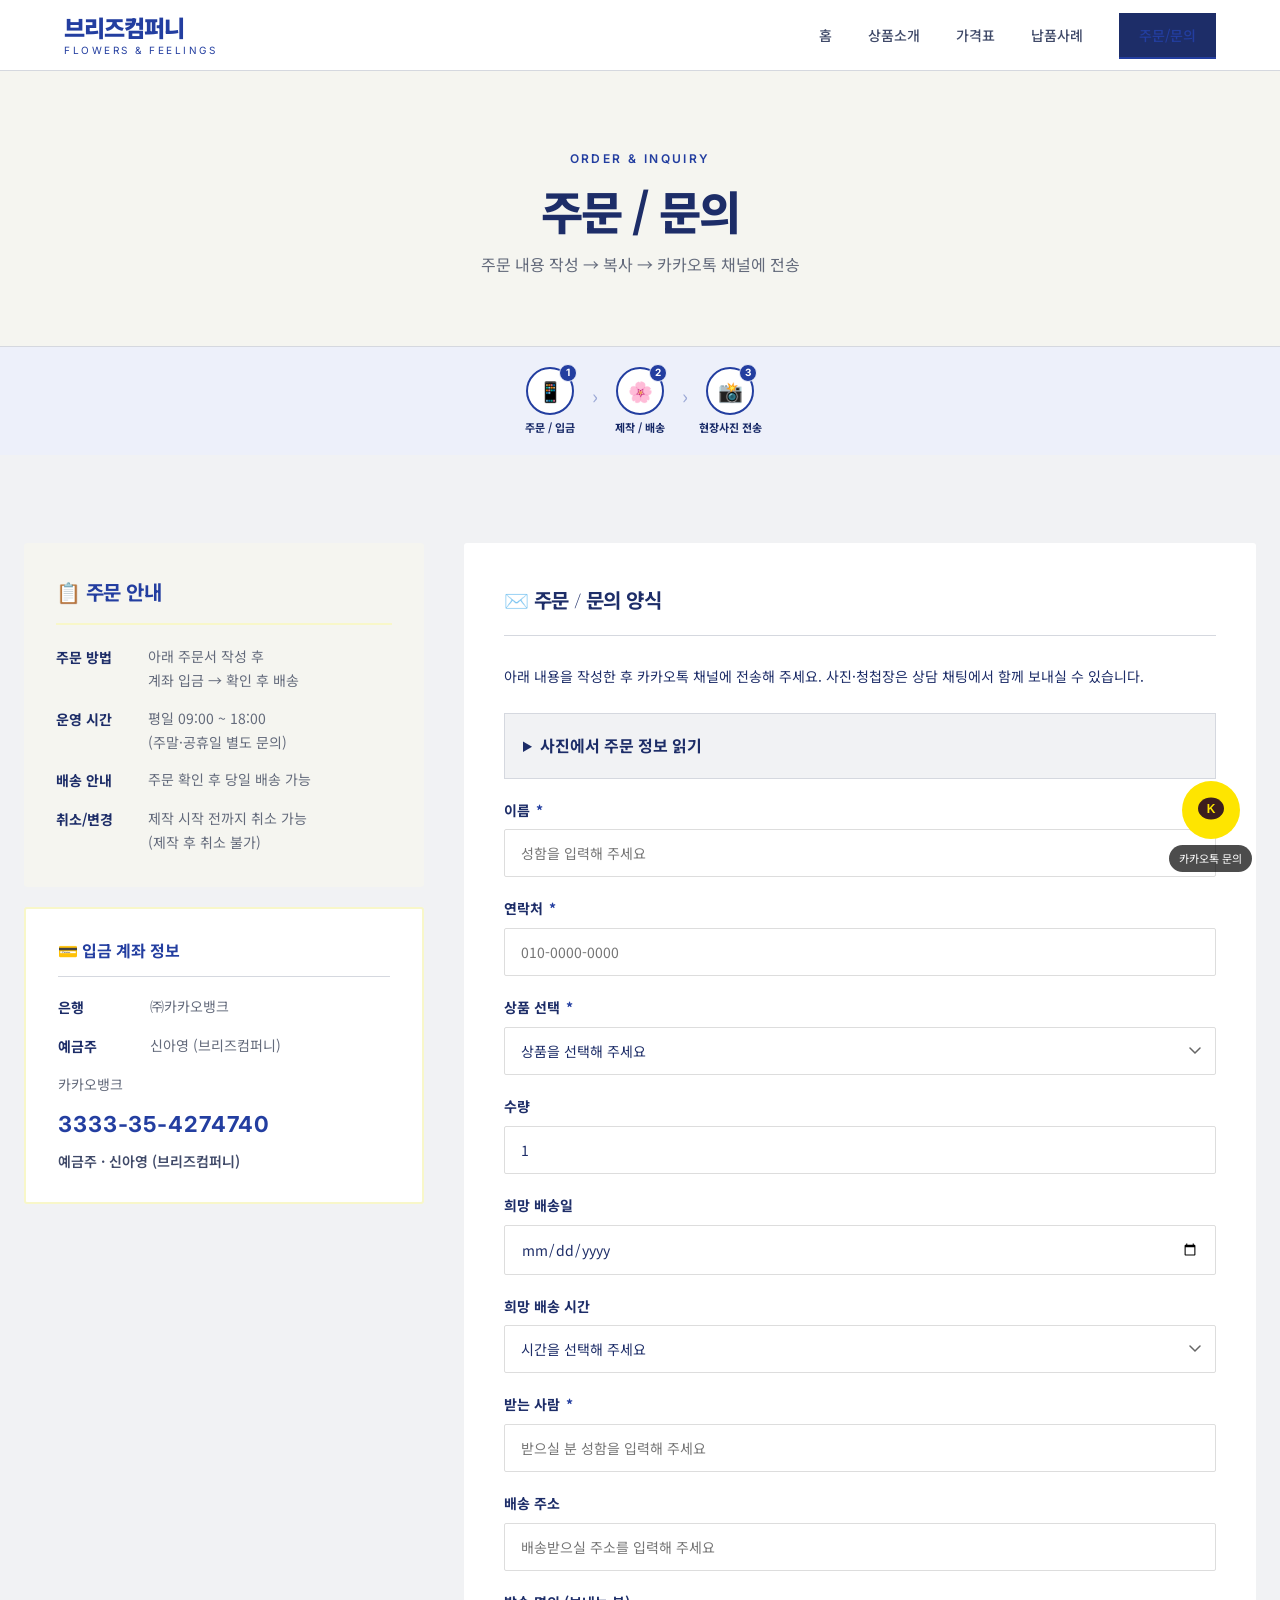
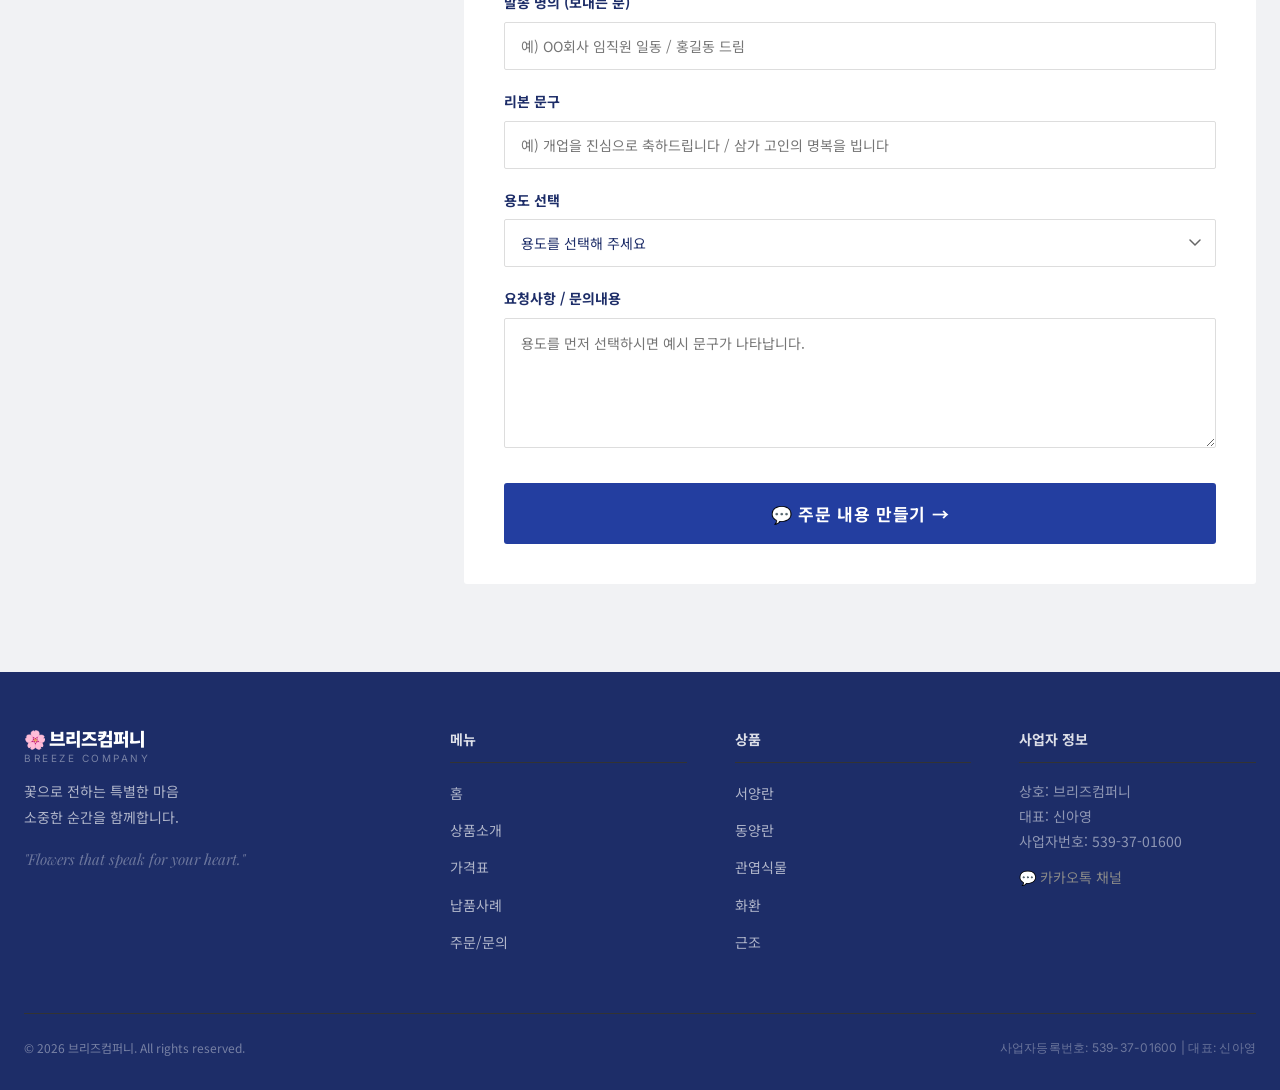
<file: order.html>
<!DOCTYPE html>
<html lang="ko">
<head>
  <meta charset="UTF-8" />
  <meta name="viewport" content="width=device-width, initial-scale=1.0" />
  <title>주문/문의 - 브리즈컴퍼니</title>
  <meta name="description" content="브리즈컴퍼니 주문 및 문의 — 원하시는 상품을 양식으로 문의해 주시면 카카오톡 채널로 빠르게 도와드립니다." />
  <!-- Open Graph : 공유 미리보기 카드 -->
  <meta property="og:type" content="website" />
  <meta property="og:site_name" content="브리즈컴퍼니" />
  <meta property="og:title" content="브리즈컴퍼니 주문·문의 · 프리미엄 꽃배달" />
  <meta property="og:description" content="꽃으로 전하는 특별한 마음 — 카카오톡으로 빠르게 주문·문의하세요. 화환·난·관엽식물 당일배송." />
  <meta property="og:image" content="https://breezecompany.co.kr/og-image.png" />
  <meta property="og:image:width" content="1200" />
  <meta property="og:image:height" content="630" />
  <meta property="og:url" content="https://breezecompany.co.kr/order.html" />
  <meta name="twitter:card" content="summary_large_image" />
  <meta name="twitter:image" content="https://breezecompany.co.kr/og-image.png" />
  <link rel="stylesheet" href="style.css" />
  <link rel="stylesheet" href="renewal.css?v=20260908-2" />
  <script src="products.js"></script>
  <link rel="stylesheet" href="ai-client.css?v=20260909">
</head>
<body>

  <!-- ── HEADER ── -->
  <header id="site-header">
    <div class="nav-container">
      <a href="index.html" class="logo">
        <span class="logo-main">브리즈컴퍼니</span>
        <span class="logo-sub">FLOWERS & FEELINGS</span>
      </a>
      <button class="nav-toggle" id="navToggle" aria-label="메뉴 열기" aria-controls="mainNav" aria-expanded="false">
        <span></span><span></span><span></span>
      </button>
      <nav id="mainNav">
        <ul>
          <li><a href="index.html">홈</a></li>
          <li><a href="products.html">상품소개</a></li>
          <li><a href="price.html">가격표</a></li>
          <li><a href="gallery.html">납품사례</a></li>
          <li><a href="order.html" class="active">주문/문의</a></li>
        </ul>
      </nav>
    </div>
  </header>

  <!-- ── PAGE BANNER ── -->
  <div class="page-banner">
    <p class="eyebrow">Order &amp; Inquiry</p>
    <h1>주문 / 문의</h1>
    <p>주문 내용 작성 → 복사 → 카카오톡 채널에 전송</p>
  </div>

  <!-- ── 주문 절차 컴팩트 배너 ── -->
  <div class="bz-steps-compact">
    <div class="bz-step-compact">
      <div class="bz-step-compact-badge">
        <span>📱</span>
        <span class="bz-step-compact-num">1</span>
      </div>
      <div class="bz-step-compact-label">주문 / 입금</div>
    </div>
    <div class="bz-step-compact-connector">›</div>
    <div class="bz-step-compact">
      <div class="bz-step-compact-badge">
        <span>🌸</span>
        <span class="bz-step-compact-num">2</span>
      </div>
      <div class="bz-step-compact-label">제작 / 배송</div>
    </div>
    <div class="bz-step-compact-connector">›</div>
    <div class="bz-step-compact">
      <div class="bz-step-compact-badge">
        <span>📸</span>
        <span class="bz-step-compact-num">3</span>
      </div>
      <div class="bz-step-compact-label">현장사진 전송</div>
    </div>
  </div>

  <!-- ── ORDER LAYOUT ── -->
  <section style="background: var(--bz-surface-2);">
    <div class="order-layout">

      <!-- ── LEFT: INFO PANEL ── -->
      <div class="order-info-panel">

        <div class="info-card reveal">
          <h3>📋 주문 안내</h3>
          <div class="info-row">
            <span class="label">주문 방법</span>
            <span class="value">아래 주문서 작성 후<br />계좌 입금 → 확인 후 배송</span>
          </div>
          <div class="info-row">
            <span class="label">운영 시간</span>
            <span class="value">평일 09:00 ~ 18:00<br />(주말·공휴일 별도 문의)</span>
          </div>
          <div class="info-row">
            <span class="label">배송 안내</span>
            <span class="value">주문 확인 후 당일 배송 가능</span>
          </div>
          <div class="info-row">
            <span class="label">취소/변경</span>
            <span class="value">제작 시작 전까지 취소 가능<br />(제작 후 취소 불가)</span>
          </div>
        </div>

        <div class="account-card reveal">
          <h4>💳 입금 계좌 정보</h4>
          <div class="info-row">
            <span class="label">은행</span>
            <span class="value">㈜카카오뱅크</span>
          </div>
          <div class="info-row">
            <span class="label">예금주</span>
            <span class="value">신아영 (브리즈컴퍼니)</span>
          </div>
          <p class="account-bank">카카오뱅크</p>
          <p class="account-num">3333-35-4274740</p>
          <p class="account-owner">예금주 · 신아영 (브리즈컴퍼니)</p>
        </div>

      </div>

      <!-- ── RIGHT: FORM ── -->
      <div class="reveal">
        <div class="order-form-card" id="orderFormCard">
          <h3>✉️ 주문 / 문의 양식</h3>

          <p class="order-note">아래 내용을 작성한 후 카카오톡 채널에 전송해 주세요. 사진·청첩장은 상담 채팅에서 함께 보내실 수 있습니다.</p>
<div id="breeze-ai-mount" data-task="order"></div>
          <!-- 주문자 -->
          <div class="form-group">
            <label for="name">이름 <span class="req">*</span></label>
            <input type="text" id="name" placeholder="성함을 입력해 주세요" />
          </div>
          <div class="form-group">
            <label for="phone">연락처 <span class="req">*</span></label>
            <input type="tel" id="phone" placeholder="010-0000-0000" />
          </div>

          <!-- 상품 -->
          <div class="form-group">
            <label for="product">상품 선택 <span class="req">*</span></label>
            <select id="product" onchange="calcPrice()">
              <option value="">상품을 선택해 주세요</option>
            </select>
          </div>

          <!-- 사이즈 선택 (두 가격대 상품) -->
          <div class="form-group" id="grade-group" style="display:none;">
            <label for="grade">사이즈 선택 <span class="req">*</span></label>
            <select id="grade" onchange="calcPrice()">
              <option value="99000">기본형 (99,000원)</option>
              <option value="109000">고급형 (109,000원)</option>
            </select>
          </div>

          <div class="form-group">
            <label for="quantity">수량</label>
            <input type="number" id="quantity" placeholder="수량을 입력해 주세요" min="1" step="1" value="1" oninput="calcPrice()" />
          </div>

          <!-- 가격 표시 -->
          <div class="price-display" id="price-display">
            <div class="price-display-row">
              <span class="price-display-label">예상 금액</span>
              <span class="price-display-total" id="price-total"></span>
            </div>
            <p class="price-display-note">
              ※ 배송비는 배송지에 따라 상이합니다.<br />
              (서울·수도권 주요 지역 무료 / 경기 외곽·강원·지방 등 추가 발생)<br />
              ※ 최종 배송비는 주소 확인 후 별도 안내드립니다.
            </p>
          </div>

          <!-- 배송 정보 -->
          <div class="form-group">
            <label for="delivery-date">희망 배송일</label>
            <input type="date" id="delivery-date" />
          </div>
          <div class="form-group">
            <label for="delivery-time">희망 배송 시간</label>
            <select id="delivery-time">
              <option value="">시간을 선택해 주세요</option>
              <option value="오전 중 (09:00~12:00)">오전 중 (09:00~12:00)</option>
              <option value="오후 초 (12:00~14:00)">오후 초 (12:00~14:00)</option>
              <option value="오후 (14:00~17:00)">오후 (14:00~17:00)</option>
              <option value="저녁 (17:00~20:00)">저녁 (17:00~20:00)</option>
              <option value="시간 무관">시간 무관</option>
            </select>
          </div>

          <!-- 받는 분 정보 -->
          <div class="form-group">
            <label for="recipient">받는 사람 <span class="req">*</span></label>
            <input type="text" id="recipient" placeholder="받으실 분 성함을 입력해 주세요" />
          </div>
          <div class="form-group">
            <label for="address">배송 주소</label>
            <input type="text" id="address" placeholder="배송받으실 주소를 입력해 주세요" />
          </div>

          <!-- 리본/명의 -->
          <div class="form-group">
            <label for="sender-name">발송 명의 (보내는 분)</label>
            <input type="text" id="sender-name" placeholder="예) OO회사 임직원 일동 / 홍길동 드림" />
          </div>
          <div class="form-group">
            <label for="ribbon">리본 문구</label>
            <input type="text" id="ribbon" placeholder="예) 개업을 진심으로 축하드립니다 / 삼가 고인의 명복을 빕니다" />
          </div>

          <!-- 용도 -->
          <div class="form-group">
            <label for="purpose">용도 선택</label>
            <select id="purpose" onchange="updatePlaceholder()">
              <option value="">용도를 선택해 주세요</option>
              <option value="조문">🕊️ 근조 / 장례식장</option>
              <option value="결혼">💒 결혼 축하</option>
              <option value="개업">🎊 개업 / 취임 축하</option>
              <option value="생일">🎂 생일 / 기념일</option>
              <option value="기타">📝 기타</option>
            </select>
          </div>
          <div class="form-group">
            <label for="message">요청사항 / 문의내용</label>
            <textarea id="message" placeholder="용도를 먼저 선택하시면 예시 문구가 나타납니다."></textarea>
          </div>

          <button class="form-submit" onclick="submitOrder()">
            💬 주문 내용 만들기 →
          </button>
        </div>

        <!-- 완료 메시지 -->
        <div class="success-msg" id="success-msg">
          <div class="success-emoji">🌸</div>
          <h3>주문 내용이 준비되었습니다</h3>

          <p id="copy-status" role="status"></p><p>아직 접수되지 않았습니다. 카카오톡에서 내용을 전송하고 상담 확인을 받아주세요.</p><button type="button" onclick="editOrder()" class="btn">내용 수정하기</button>
          <!-- PC / 모바일 안내 -->
          <div id="guide-mobile" style="display:none; margin-bottom:20px;">
            <div style="background:#fff9e6; border:1.5px solid #fee500; border-radius:12px; padding:16px 18px; text-align:left;">
              <p style="font-size:14px; font-weight:700; color:#3c1e1e; margin-bottom:10px;">📱 모바일 붙여넣기 방법</p>
              <ol style="font-family:'Noto Sans KR',sans-serif; font-size:13px; color:#555; line-height:2; padding-left:18px; margin:0;">
                <li>아래 <strong>카카오톡 채널 열기</strong> 버튼을 누르세요</li>
                <li>채팅 입력창을 <strong>길게 꾹 누르세요</strong></li>
                <li><strong>붙여넣기</strong>를 선택하세요</li>
                <li><strong>전송</strong> 버튼을 눌러 주문을 완료하세요 ✅</li>
              </ol>
            </div>
          </div>

          <div id="guide-pc" style="display:none; margin-bottom:20px;">
            <div style="background:#eaf2ec; border:1.5px solid #4a7c59; border-radius:12px; padding:16px 18px; text-align:left;">
              <p style="font-size:14px; font-weight:700; color:#3a6347; margin-bottom:10px;">💻 PC 붙여넣기 방법</p>
              <ol style="font-family:'Noto Sans KR',sans-serif; font-size:13px; color:#555; line-height:2; padding-left:18px; margin:0;">
                <li>아래 <strong>카카오톡 채널 열기</strong> 버튼을 누르세요</li>
                <li>채팅 입력창을 클릭하세요</li>
                <li>키보드 <strong>Ctrl + V</strong> 를 눌러 붙여넣으세요</li>
                <li><strong>Enter</strong> 또는 전송 버튼을 눌러 주문을 완료하세요 ✅</li>
              </ol>
            </div>
          </div>

          <!-- 주문 내용 박스 -->
          <div style="background:#f5f5f5; border-radius:12px; padding:16px 18px;
            text-align:left; margin-bottom:20px; position:relative;">
            <p style="font-size:11px; color:#aaa; margin-bottom:6px; font-family:'Noto Sans KR',sans-serif;">주문 내용</p>
            <pre id="order-text-display" style="
              font-family:'Noto Sans KR',sans-serif; font-size:13px;
              color:#444; line-height:1.8; white-space:pre-wrap;
              word-break:break-all; margin:0; padding-right:52px;"></pre>
            <button id="copy-btn" onclick="copyOrderText()" style="
              position:absolute; top:12px; right:12px;
              background:var(--bz-green); color:white; border:none;
              border-radius:8px; padding:6px 12px; font-size:12px;
              font-family:'Noto Sans KR',sans-serif; font-weight:600;
              cursor:pointer; white-space:nowrap;">📋 복사</button>
          </div>

          <!-- 카카오 이동 버튼 -->
          <a href="https://pf.kakao.com/_ixazxkn/chat"
             class="btn-kakao"
             style="display:flex; align-items:center; justify-content:center; gap:10px;
                    font-size:17px; padding:18px 24px; border-radius:14px;
                    box-shadow:0 4px 16px rgba(0,0,0,0.13);">
            <svg width="24" height="24" viewBox="0 0 32 32" fill="none"><ellipse cx="16" cy="14.5" rx="13" ry="11" fill="#3C1E1E"/><text x="16" y="19" text-anchor="middle" font-size="12" fill="#FEE500" font-weight="bold" font-family="Arial">K</text></svg>
            카카오톡 채널에서 붙여넣기 →
          </a>
          <p style="font-size:12px; color:#aaa; margin-top:12px; line-height:1.8;">
            버튼을 눌러도 안 열리면<br/>
            카카오톡 앱에서 <strong style="color:#555;">브리즈컴퍼니</strong> 채널을 검색해 주세요.
          </p>
        </div>
      </div>

    </div>
  </section>

  <!-- ── KAKAO FLOAT ── -->
  <a href="https://pf.kakao.com/_ixazxkn/chat" target="_blank" class="kakao-float" aria-label="카카오톡 문의">
    <div class="kakao-float-btn">
      <svg width="32" height="32" viewBox="0 0 32 32" fill="none" xmlns="http://www.w3.org/2000/svg">
        <ellipse cx="16" cy="14.5" rx="13" ry="11" fill="#3C1E1E"/>
        <text x="16" y="19" text-anchor="middle" font-size="12" fill="#FEE500" font-weight="bold" font-family="Arial">K</text>
      </svg>
    </div>
    <span class="kakao-float-label">카카오톡 문의</span>
  </a>

  <!-- ── FOOTER ── -->
  <footer>
    <div class="footer-inner">
      <div class="footer-top">
        <div class="footer-brand">
          <div class="logo">
            <span class="logo-main">🌸 브리즈컴퍼니</span>
            <span class="logo-sub">Breeze Company</span>
          </div>
          <p class="footer-brand-desc">꽃으로 전하는 특별한 마음<br />소중한 순간을 함께합니다.</p>
          <p class="footer-tagline">"Flowers that speak for your heart."</p>
        </div>
        <div class="footer-col">
          <h4>메뉴</h4>
          <ul>
            <li><a href="index.html">홈</a></li>
            <li><a href="products.html">상품소개</a></li>
            <li><a href="price.html">가격표</a></li>
            <li><a href="gallery.html">납품사례</a></li>
            <li><a href="order.html">주문/문의</a></li>
          </ul>
        </div>
        <div class="footer-col">
          <h4>상품</h4>
          <ul>
            <li><a href="products.html#section-orchid">서양란</a></li>
            <li><a href="products.html#section-east">동양란</a></li>
            <li><a href="products.html#section-plant">관엽식물</a></li>
            <li><a href="products.html#section-wreath">화환</a></li>
            <li><a href="products.html#section-funeral">근조</a></li>
          </ul>
        </div>
        <div class="footer-col">
          <h4>사업자 정보</h4>
          <p class="biz-line">상호: 브리즈컴퍼니</p>
          <p class="biz-line">대표: 신아영</p>
          <p class="biz-line">사업자번호: 539-37-01600</p>
          <p class="biz-line" style="margin-top:10px;">
            <a href="https://pf.kakao.com/_ixazxkn/chat" target="_blank" style="color:#888;">💬 카카오톡 채널</a>
          </p>
        </div>
      </div>
      <div class="footer-bottom">
        <p>© 2026 브리즈컴퍼니. All rights reserved.</p>
        <p class="biz-info">사업자등록번호: 539-37-01600 | 대표: 신아영</p>
      </div>
    </div>
  </footer>

  <script>
    // 상품 드롭다운 동적 생성
    (function() {
      const sel = document.getElementById('product');
      (window.BZ_PRODUCTS || []).forEach(g => {
        const og = document.createElement('optgroup');
        og.label = g.emoji + ' ' + g.group;
        g.items.forEach(item => {
          const opt = document.createElement('option');
          opt.value = item.name;
          opt.dataset.key = item.key || item.name;
          if (item.price)  opt.dataset.price  = item.price;
          if (item.price2) opt.dataset.price2 = item.price2;
          opt.textContent = item.price2
            ? `${item.name} (${item.price.toLocaleString()}원)`
            : item.price ? `${item.name} (${item.price.toLocaleString()}원)` : item.name;
          og.appendChild(opt);
        });
        sel.appendChild(og);
      });
      const ogEtc = document.createElement('optgroup'); ogEtc.label = '🌱 기타';
      const optEtc = document.createElement('option'); optEtc.value = '기타 문의'; optEtc.textContent = '기타 문의';
      ogEtc.appendChild(optEtc); sel.appendChild(ogEtc);
    })();

    // Header
    const header = document.getElementById('site-header');
    window.addEventListener('scroll', () => header.classList.toggle('scrolled', window.scrollY > 10));
    const toggle = document.getElementById('navToggle');
    const nav = document.getElementById('mainNav');
    toggle.addEventListener('click', () => { toggle.classList.toggle('open'); nav.classList.toggle('open'); });
    document.addEventListener('click', (e) => {
      if (!header.contains(e.target)) { toggle.classList.remove('open'); nav.classList.remove('open'); }
    });

    // Reveal
    const io = new IntersectionObserver((entries) => {
      entries.forEach(e => { if (e.isIntersecting) { e.target.classList.add('visible'); io.unobserve(e.target); } });
    }, { threshold: 0.08 });
    document.querySelectorAll('.reveal').forEach(el => io.observe(el));

    // Price calc
    function calcPrice() {
      const select = document.getElementById('product');
      const selected = select.options[select.selectedIndex];
      const price1 = selected.getAttribute('data-price');
      const price2 = selected.getAttribute('data-price2');
      const quantityInput = document.getElementById('quantity');
      const qty = Number(quantityInput.value);
      const validQuantity = Number.isSafeInteger(qty) && qty >= 1;
      quantityInput.setCustomValidity(validQuantity ? '' : '수량은 1 이상의 정수로 입력해 주세요.');
      if (!validQuantity) { document.getElementById('price-display').style.display = 'none'; return; }
      const gradeGroup = document.getElementById('grade-group');
      const priceDisplay = document.getElementById('price-display');

      if (!price1) { gradeGroup.style.display = 'none'; priceDisplay.style.display = 'none'; return; }

      gradeGroup.style.display = 'none';
      document.getElementById('price-total').textContent = (Number(price1) * qty).toLocaleString() + '원';
      priceDisplay.style.display = 'block';
    }

    document.getElementById('grade').addEventListener('change', calcPrice);

    // Placeholder
    const placeholders = {
      '조문': `예시)\n고인: 홍길동\n발인일: 날짜를 입력해 주세요\n장소: OO병원 장례식장 1호실\n리본 문구: 삼가 고인의 명복을 빕니다\n보내는 분: OO회사 임직원 일동`,
      '결혼': `예시)\n행사명: 홍길동 · 김영희 결혼식\n행사일: 날짜를 입력해 주세요\n장소: OO웨딩홀\n리본 문구: 결혼을 진심으로 축하합니다\n보내는 분: OO 드림`,
      '개업': `예시)\n상호명: OO상회\n행사일: 날짜를 입력해 주세요\n장소: 서울시 OO구 OO동\n리본 문구: 개업을 진심으로 축하드립니다\n보내는 분: OO 일동`,
      '생일': `예시)\n받는 분: 홍길동\n행사일: 날짜를 입력해 주세요\n배송 주소: 서울시 OO구 OO동\n리본 문구: 생일을 진심으로 축하해요\n보내는 분: OO 드림`,
      '기타': `리본 문구, 특별 요청사항, 기타 문의사항을 자유롭게 입력해 주세요.`,
      '': `용도를 먼저 선택하시면 예시 문구가 나타납니다.`
    };
    function updatePlaceholder() {
      const purpose = document.getElementById('purpose').value;
      document.getElementById('message').placeholder = placeholders[purpose] || placeholders[''];
    }

    // 주문 텍스트 복사 버튼
    function copyOrderText() {
      const text = document.getElementById('order-text-display').textContent;
      const btn  = document.getElementById('copy-btn');
      navigator.clipboard.writeText(text).then(() => {
        btn.textContent = '✅ 복사됨';
        setTimeout(() => { btn.textContent = '📋 복사'; }, 2000);
      }).catch(() => {
        // 선택 방식 fallback
        const range = document.createRange();
        range.selectNodeContents(document.getElementById('order-text-display'));
        window.getSelection().removeAllRanges();
        window.getSelection().addRange(range);
        const ok = document.execCommand('copy');
        if (!ok) { btn.textContent = '직접 선택해 복사'; return; }
        window.getSelection().removeAllRanges();
        btn.textContent = '✅ 복사됨';
        setTimeout(() => { btn.textContent = '📋 복사'; }, 2000);
      });
    }

    // 성공 화면 표시
    function showSuccess(orderText, copied) {
      document.getElementById("copy-status").textContent = copied ? "주문 내용을 복사했습니다. 카카오톡에 붙여넣어 주세요." : "자동 복사를 완료하지 못했습니다. 아래 복사 버튼을 누르거나 내용을 직접 선택해 복사해 주세요.";
      const isMobile = /Mobi|Android|iPhone|iPad|iPod/i.test(navigator.userAgent);

      document.getElementById('orderFormCard').style.display = 'none';
      document.getElementById('order-text-display').textContent = orderText;

      // PC / 모바일 안내 분기
      document.getElementById(isMobile ? 'guide-mobile' : 'guide-pc').style.display = 'block';

      const successEl = document.getElementById('success-msg');
      successEl.style.display = 'block';
      window.scrollTo({ top: successEl.offsetTop - 120, behavior: 'smooth' });
    }

    function localToday() { const d = new Date(); return [d.getFullYear(), String(d.getMonth()+1).padStart(2,'0'), String(d.getDate()).padStart(2,'0')].join('-'); }
    document.getElementById('delivery-date').min = localToday();
    const chosenKey = new URLSearchParams(location.search).get('product');
    const chosenOption = Array.from(document.getElementById('product').options).find(o => o.dataset.key === chosenKey);
    if (chosenOption) { chosenOption.selected = true; calcPrice(); }
    function editOrder() { document.getElementById('success-msg').style.display = 'none'; document.getElementById('orderFormCard').style.display = 'block'; document.getElementById('name').focus(); }
    // Submit
    async function submitOrder() {
      const name      = document.getElementById('name').value.trim();
      const phone     = document.getElementById('phone').value.trim();
      const product   = document.getElementById('product').value;
      const quantity  = document.getElementById('quantity').value;
      const date      = document.getElementById('delivery-date').value;
      const time      = document.getElementById('delivery-time').value;
      const recipient = document.getElementById('recipient').value.trim();
      const address   = document.getElementById('address').value.trim();
      const sender    = document.getElementById('sender-name').value.trim();
      const ribbon    = document.getElementById('ribbon').value.trim();
      const purpose   = document.getElementById('purpose').value;
      const message   = document.getElementById('message').value.trim();
      const priceEl   = document.getElementById('price-total');
      const price = priceEl && document.getElementById('price-display').style.display !== 'none' ? priceEl.textContent : '';

      if (!name || !phone || !product || !recipient) {
        alert('이름, 연락처, 상품, 받는 사람은 필수 입력 항목입니다.');
        return;
      }

      const qty = Number(quantity);
      if (!Number.isSafeInteger(qty) || qty < 1) { alert('수량은 1 이상의 정수로 입력해 주세요.'); return; }
      if (!/^0[0-9]{8,10}$/.test(phone.replace(/[ -]/g, ''))) { alert('연락처를 정확히 입력해 주세요.'); return; }
      if (date && date < localToday()) { alert('희망 배송일은 오늘 이후로 선택해 주세요.'); return; }
      calcPrice();
      const purposeMap = {
        '조문': '근조/장례식장', '결혼': '결혼 축하',
        '개업': '개업/취임 축하', '생일': '생일/기념일', '기타': '기타'
      };

      const orderText =
`[브리즈컴퍼니 주문 문의]
──────────────────
👤 주문자: ${name}
📞 연락처: ${phone}
🌸 상품: ${product}
📦 수량: ${quantity}개${price ? `\n💰 예상금액: ${price}` : ''}${purpose ? `\n🎯 용도: ${purposeMap[purpose] || purpose}` : ''}
──────────────────
📬 받는 사람: ${recipient}${address ? `\n📍 배송주소: ${address}` : ''}${date ? `\n📅 희망배송일: ${date}` : ''}${time ? `\n⏰ 희망배송시간: ${time}` : ''}
──────────────────${sender ? `\n✍️ 발송명의: ${sender}` : ''}${ribbon ? `\n🎀 리본문구: ${ribbon}` : ''}${message ? `\n📝 요청사항:\n${message}` : ''}
──────────────────`;

      let copied = false;
      // ── 클립보드 복사 ──
      try {
        await navigator.clipboard.writeText(orderText);
        copied = true;
      } catch (e) {
        // 클립보드 권한 없으면 텍스트박스에서 수동 복사
      }

      showSuccess(orderText, copied);
    }
  </script>

  <script src="renewal.js?v=20260908-2"></script>
  <script src="ai-config.js?v=20260909"></script>
  <script src="ai-client.js?v=20260909"></script>
</body>
</html>
</file>
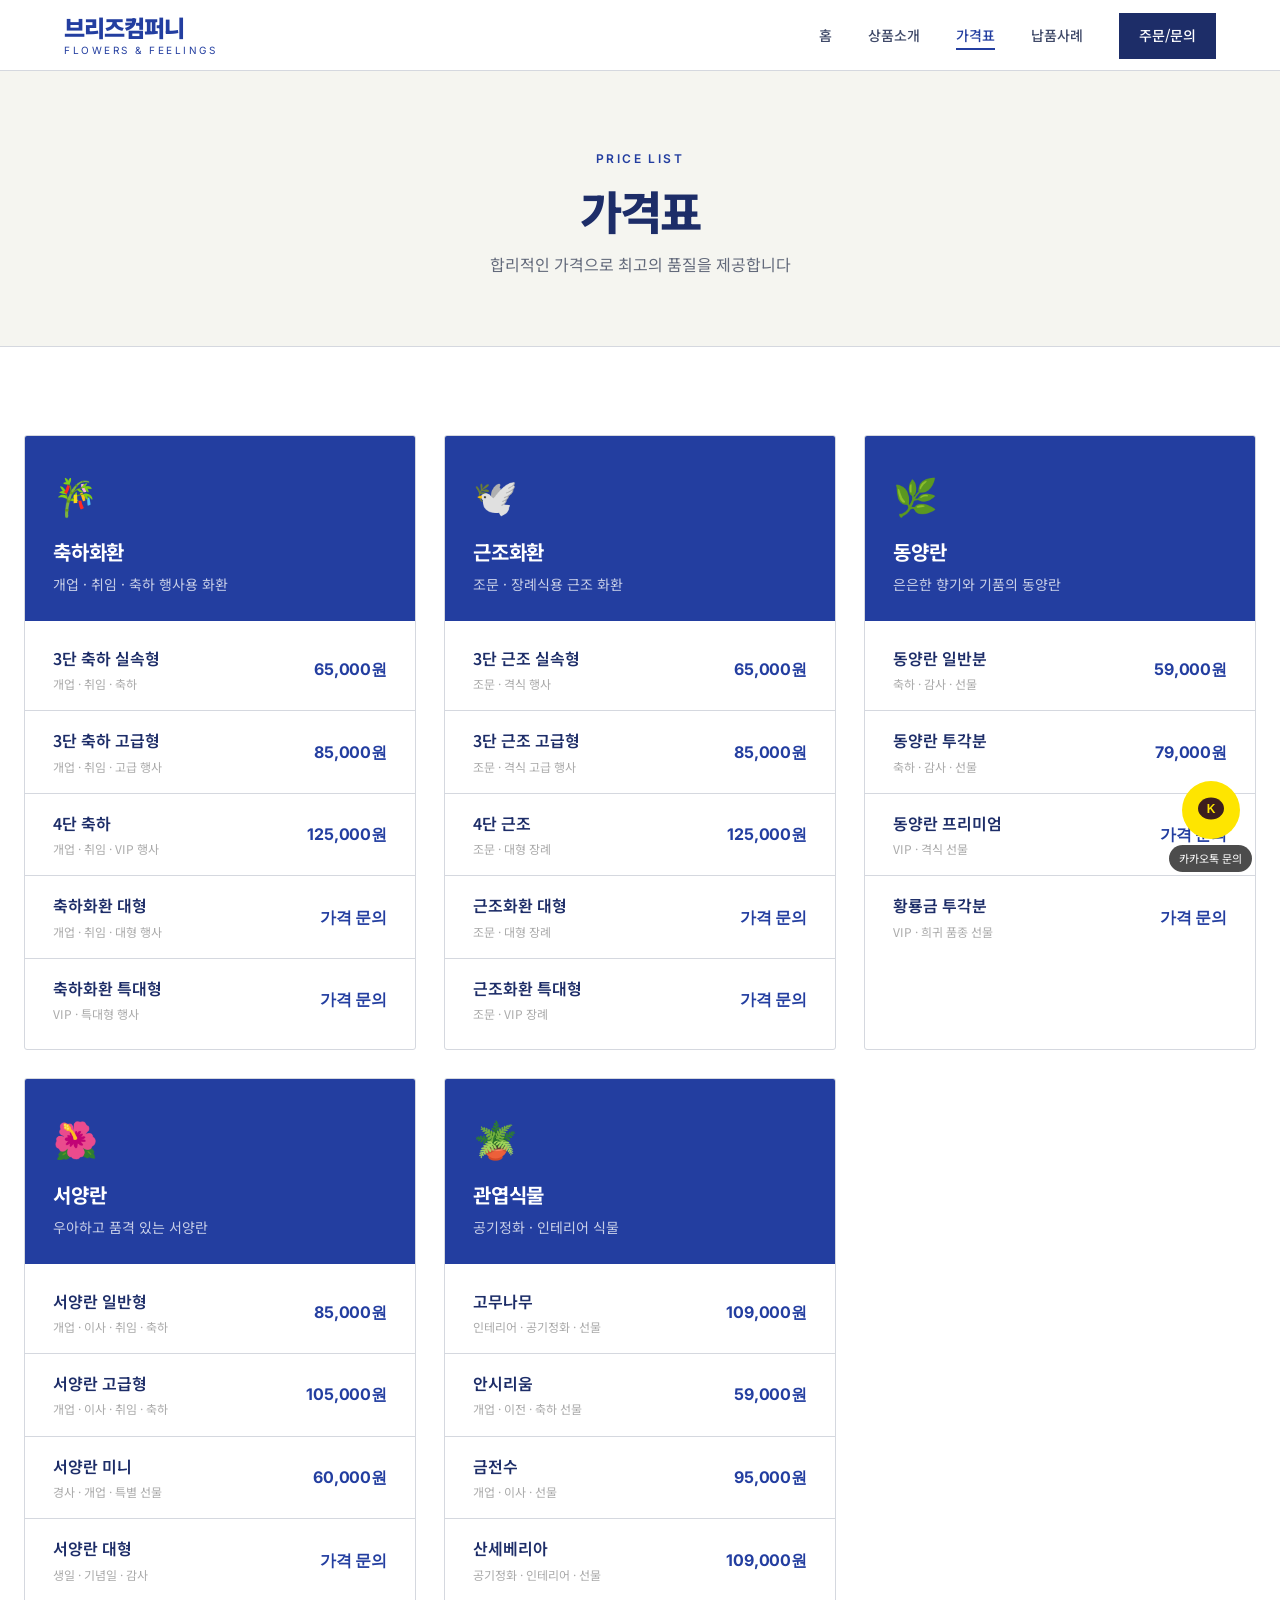
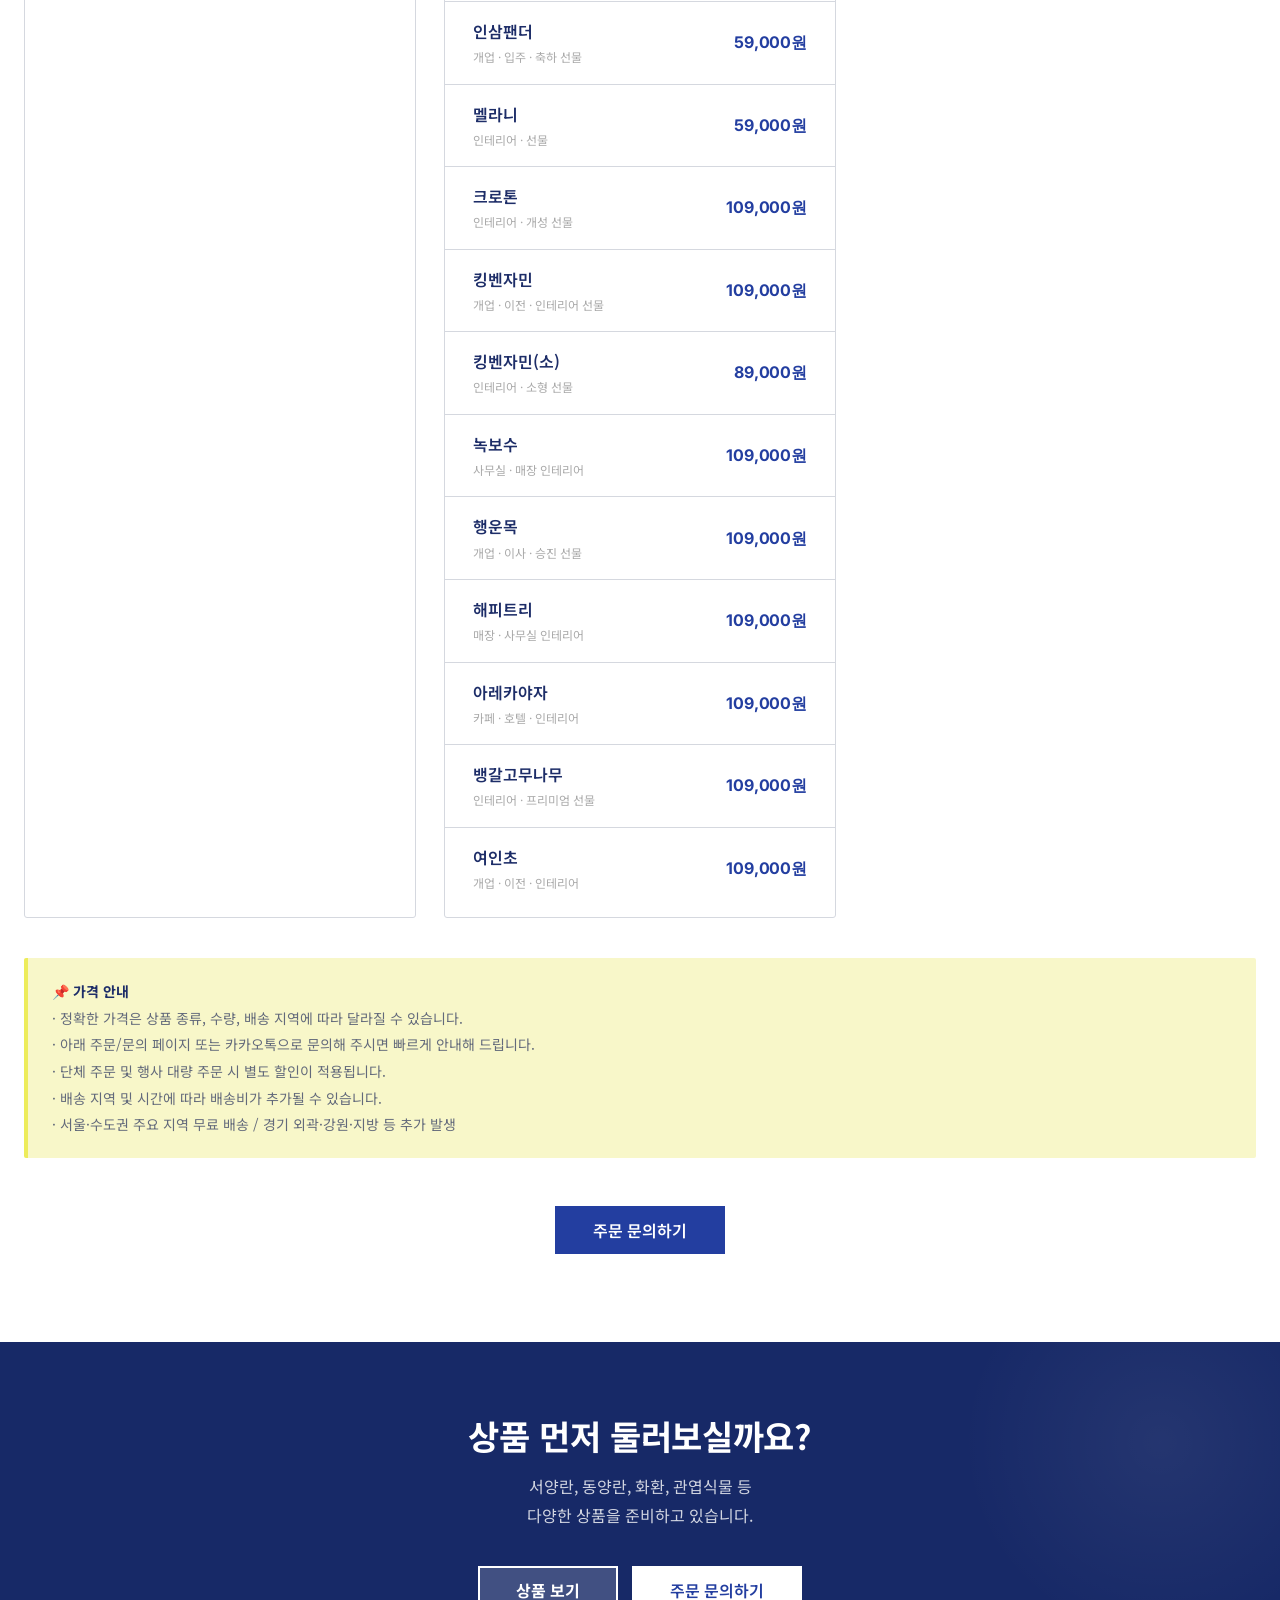
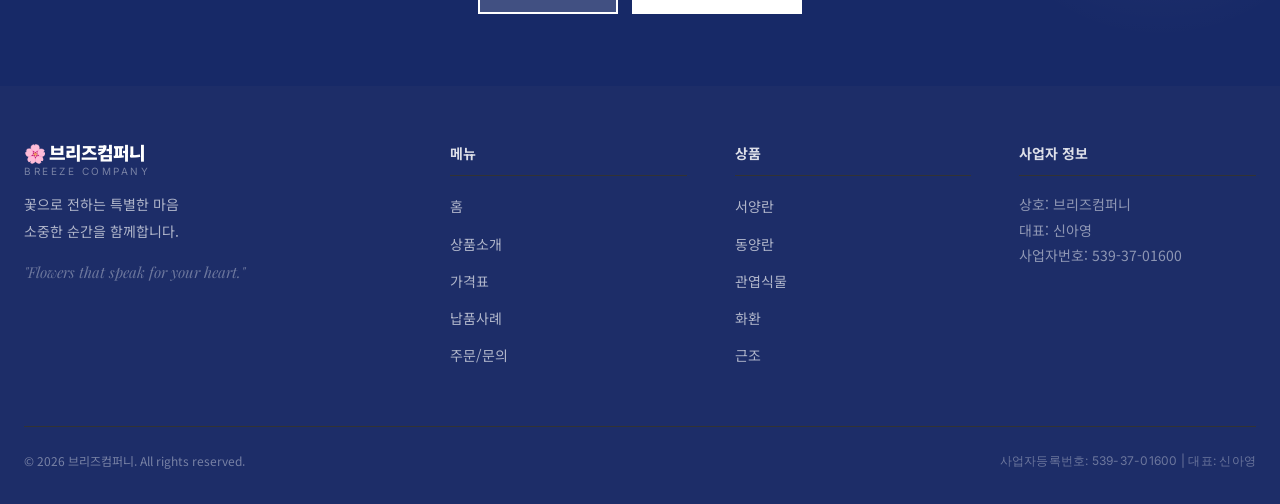
<file: price.html>
<!DOCTYPE html>
<html lang="ko">
<head>
  <meta charset="UTF-8" />
  <meta name="viewport" content="width=device-width, initial-scale=1.0" />
  <title>가격표 - 브리즈컴퍼니</title>
  <meta name="description" content="브리즈컴퍼니 가격표 — 서양란, 동양란, 관엽식물, 테이블용, 화환, 근조 화환의 합리적인 가격을 확인하세요." />
  <!-- Open Graph : 공유 미리보기 카드 -->
  <meta property="og:type" content="website" />
  <meta property="og:site_name" content="브리즈컴퍼니" />
  <meta property="og:title" content="브리즈컴퍼니 가격표 · 프리미엄 꽃배달" />
  <meta property="og:description" content="꽃으로 전하는 특별한 마음 — 화환·근조화환·서양란·동양란·관엽식물 합리적인 가격." />
  <meta property="og:image" content="https://breezecompany.co.kr/og-image.png" />
  <meta property="og:image:width" content="1200" />
  <meta property="og:image:height" content="630" />
  <meta property="og:url" content="https://breezecompany.co.kr/price.html" />
  <meta name="twitter:card" content="summary_large_image" />
  <meta name="twitter:image" content="https://breezecompany.co.kr/og-image.png" />
  <link rel="stylesheet" href="style.css" />
  <link rel="stylesheet" href="renewal.css?v=20260908-2" />
  <script src="products.js"></script>
</head>
<body>

  <!-- ── HEADER ── -->
  <header id="site-header">
    <div class="nav-container">
      <a href="index.html" class="logo">
        <span class="logo-main">브리즈컴퍼니</span>
        <span class="logo-sub">FLOWERS & FEELINGS</span>
      </a>
      <button class="nav-toggle" id="navToggle" aria-label="메뉴 열기" aria-controls="mainNav" aria-expanded="false">
        <span></span><span></span><span></span>
      </button>
      <nav id="mainNav">
        <ul>
          <li><a href="index.html">홈</a></li>
          <li><a href="products.html">상품소개</a></li>
          <li><a href="price.html" class="active">가격표</a></li>
          <li><a href="gallery.html">납품사례</a></li>
          <li><a href="order.html">주문/문의</a></li>
        </ul>
      </nav>
    </div>
  </header>

  <!-- ── PAGE BANNER ── -->
  <div class="page-banner">
    <p class="eyebrow">Price List</p>
    <h1>가격표</h1>
    <p>합리적인 가격으로 최고의 품질을 제공합니다</p>
  </div>

  <!-- ── PRICE CARDS ── -->
  <section style="background: var(--bz-surface);">
    <div class="price-grid reveal" id="price-grid-dynamic"></div>

    <!-- 안내 -->
    <div class="price-note reveal">
      📌 <strong>가격 안내</strong><br />
      · 정확한 가격은 상품 종류, 수량, 배송 지역에 따라 달라질 수 있습니다.<br />
      · 아래 주문/문의 페이지 또는 카카오톡으로 문의해 주시면 빠르게 안내해 드립니다.<br />
      · 단체 주문 및 행사 대량 주문 시 별도 할인이 적용됩니다.<br />
      · 배송 지역 및 시간에 따라 배송비가 추가될 수 있습니다.<br />
      · 서울·수도권 주요 지역 무료 배송 / 경기 외곽·강원·지방 등 추가 발생
    </div>

    <div style="text-align:center; margin-top: 48px;" class="reveal">
      <a href="order.html" class="btn btn-primary">주문 문의하기</a>
    </div>
  </section>

  <!-- ── CTA BANNER ── -->
  <div class="cta-banner">
    <div class="inner">
      <h2 class="reveal">상품 먼저 둘러보실까요?</h2>
      <p class="reveal">서양란, 동양란, 화환, 관엽식물 등<br />다양한 상품을 준비하고 있습니다.</p>
      <div style="display:flex; gap:14px; justify-content:center; flex-wrap:wrap;" class="reveal">
        <a href="products.html" class="btn" style="background:rgba(255,255,255,0.18);border:2px solid white;color:white;font-weight:700;">상품 보기</a>
        <a href="order.html" class="btn btn-white">주문 문의하기</a>
      </div>
    </div>
  </div>

  <!-- ── KAKAO FLOAT ── -->
  <a href="https://pf.kakao.com/_ixazxkn/chat" target="_blank" class="kakao-float" aria-label="카카오톡 문의">
    <div class="kakao-float-btn">
      <svg width="32" height="32" viewBox="0 0 32 32" fill="none" xmlns="http://www.w3.org/2000/svg">
        <ellipse cx="16" cy="14.5" rx="13" ry="11" fill="#3C1E1E"/>
        <text x="16" y="19" text-anchor="middle" font-size="12" fill="#FEE500" font-weight="bold" font-family="Arial">K</text>
      </svg>
    </div>
    <span class="kakao-float-label">카카오톡 문의</span>
  </a>

  <!-- ── FOOTER ── -->
  <footer>
    <div class="footer-inner">
      <div class="footer-top">
        <div class="footer-brand">
          <div class="logo">
            <span class="logo-main">🌸 브리즈컴퍼니</span>
            <span class="logo-sub">Breeze Company</span>
          </div>
          <p class="footer-brand-desc">꽃으로 전하는 특별한 마음<br />소중한 순간을 함께합니다.</p>
          <p class="footer-tagline">"Flowers that speak for your heart."</p>
        </div>
        <div class="footer-col">
          <h4>메뉴</h4>
          <ul>
            <li><a href="index.html">홈</a></li>
            <li><a href="products.html">상품소개</a></li>
            <li><a href="price.html">가격표</a></li>
            <li><a href="gallery.html">납품사례</a></li>
            <li><a href="order.html">주문/문의</a></li>
          </ul>
        </div>
        <div class="footer-col">
          <h4>상품</h4>
          <ul>
            <li><a href="products.html#section-orchid">서양란</a></li>
            <li><a href="products.html#section-east">동양란</a></li>
            <li><a href="products.html#section-plant">관엽식물</a></li>
            <li><a href="products.html#section-wreath">화환</a></li>
            <li><a href="products.html#section-funeral">근조</a></li>
          </ul>
        </div>
        <div class="footer-col">
          <h4>사업자 정보</h4>
          <p class="biz-line">상호: 브리즈컴퍼니</p>
          <p class="biz-line">대표: 신아영</p>
          <p class="biz-line">사업자번호: 539-37-01600</p>
        </div>
      </div>
      <div class="footer-bottom">
        <p>© 2026 브리즈컴퍼니. All rights reserved.</p>
        <p class="biz-info">사업자등록번호: 539-37-01600 | 대표: 신아영</p>
      </div>
    </div>
  </footer>

  <script>
    (function() {
      const esc = value => String(value ?? '').replace(/[&<>"']/g, c => ({'&':'&amp;','<':'&lt;','>':'&gt;','"':'&quot;',"'":'&#39;'}[c]));
      const grid = document.getElementById('price-grid-dynamic');
      (window.BZ_PRODUCTS || []).forEach(g => {
        const items = g.items.map(item => {
          const priceText = !item.price ? '가격 문의'
            : item.price2 ? `${item.price.toLocaleString()}원 (정가 ${item.price2.toLocaleString()}원)`
            : `${item.price.toLocaleString()}원`;
          return `<div class="price-item"><div class="price-item-left">
            <p class="price-item-name">${esc(item.name)}</p>
            <p class="price-item-use">${esc(item.use)}</p>
          </div><p class="price-item-price">${priceText}</p></div>`;
        }).join('');
        grid.innerHTML += `<div class="price-card"><div class="price-card-head">
          <span class="cat-emoji">${g.emoji}</span><h3>${esc(g.group)}</h3><p>${esc(g.desc)}</p>
        </div><div class="price-items">${items}</div></div>`;
      });
    })();

    const header = document.getElementById('site-header');
    window.addEventListener('scroll', () => header.classList.toggle('scrolled', window.scrollY > 10));
    const toggle = document.getElementById('navToggle');
    const nav = document.getElementById('mainNav');
    toggle.addEventListener('click', () => { toggle.classList.toggle('open'); nav.classList.toggle('open'); });
    document.addEventListener('click', (e) => {
      if (!header.contains(e.target)) { toggle.classList.remove('open'); nav.classList.remove('open'); }
    });
    const io = new IntersectionObserver((entries) => {
      entries.forEach(e => { if (e.isIntersecting) { e.target.classList.add('visible'); io.unobserve(e.target); } });
    }, { threshold: 0.1 });
    document.querySelectorAll('.reveal').forEach(el => io.observe(el));
  </script>

  <script src="renewal.js?v=20260908-2"></script>
</body>
</html>
</file>
<file: style.css>
/* ============================================================
   브리즈컴퍼니 — Design System v2.0
   Complete rebuild · 2025
   ============================================================ */

@import url("https://fonts.googleapis.com/css2?family=Noto+Sans+KR:wght@300;400;500;600;700;900&family=Playfair+Display:ital,wght@0,400;0,500;0,600;0,700;1,400;1,500;1,600;1,700&family=Inter:wght@400;500;600;700&display=swap");

/* ─── Tokens ─────────────────────────────────────────────── */
:root {
  /* Brand */
  --bz-green:        #4a7c59;
  --bz-green-deep:   #3a6347;
  --bz-green-light:  #7aab8a;
  --bz-green-pale:   #eaf2ec;
  --bz-pink:         #f2a7b8;
  --bz-pink-light:   #fce8ed;
  --bz-cream:        #faf7f2;

  /* Neutrals */
  --bz-ink:          #2c2c2c;
  --bz-ink-soft:     #4a4a4a;
  --bz-gray:         #666666;
  --bz-gray-light:   #aaaaaa;
  --bz-line:         #ececec;
  --bz-surface:      #ffffff;
  --bz-surface-2:    #f5f5f5;

  /* Functional */
  --bz-kakao-yellow: #fee500;
  --bz-kakao-brown:  #3c1e1e;

  /* Fonts */
  --bz-font-display: "Playfair Display", "Noto Sans KR", serif;
  --bz-font-kr:      "Noto Sans KR", "Malgun Gothic", system-ui, sans-serif;
  --bz-font-en:      "Inter", system-ui, sans-serif;

  /* Type scale */
  --bz-text-xs:   11px;
  --bz-text-sm:   13px;
  --bz-text-base: 15px;
  --bz-text-md:   17px;
  --bz-text-lg:   20px;
  --bz-text-xl:   24px;
  --bz-text-2xl:  32px;
  --bz-text-3xl:  40px;
  --bz-text-4xl:  56px;

  /* Spacing */
  --bz-sp-1: 4px;  --bz-sp-2: 8px;   --bz-sp-3: 12px;
  --bz-sp-4: 16px; --bz-sp-5: 24px;  --bz-sp-6: 32px;
  --bz-sp-7: 48px; --bz-sp-8: 64px;  --bz-sp-9: 96px;

  /* Radii */
  --bz-radius-sm:   8px;
  --bz-radius-md:   12px;
  --bz-radius-lg:   16px;
  --bz-radius-xl:   24px;
  --bz-radius-pill: 999px;

  /* Shadows */
  --bz-shadow-xs:  0 2px 10px rgba(0,0,0,0.06);
  --bz-shadow-sm:  0 2px 12px rgba(0,0,0,0.07);
  --bz-shadow-md:  0 4px 16px rgba(0,0,0,0.08);
  --bz-shadow-lg:  0 12px 32px rgba(0,0,0,0.13);
  --bz-shadow-cta: 0 6px 20px rgba(74,124,89,0.35);

  /* Motion */
  --bz-ease: cubic-bezier(0.22, 0.61, 0.36, 1);
  --bz-dur:  0.3s;

  /* Layout */
  --bz-container: 1100px;
  --bz-gutter:    24px;

  /* Legacy aliases */
  --green: var(--bz-green); --dark: var(--bz-ink); --gray: var(--bz-gray);
  --white: var(--bz-surface); --cream: var(--bz-cream); --pink: var(--bz-pink);
  --light-pink: var(--bz-pink-light); --light-gray: var(--bz-surface-2);
  --light-green: var(--bz-green-light);
}

/* ─── Keyframe Animations ────────────────────────────────── */
@keyframes gradShift {
  0%, 100% { background-position: 0% 50%; }
  50%       { background-position: 100% 50%; }
}
@keyframes floatPetal {
  0%, 100% { transform: translateY(0) rotate(0deg) scale(1); }
  33%       { transform: translateY(-22px) rotate(14deg) scale(1.05); }
  66%       { transform: translateY(-10px) rotate(-8deg) scale(0.97); }
}
@keyframes heroTextIn {
  from { opacity: 0; transform: translateY(32px); }
  to   { opacity: 1; transform: translateY(0); }
}
@keyframes pulseGlow {
  0%, 100% { box-shadow: 0 6px 20px rgba(74,124,89,0.35); }
  50%       { box-shadow: 0 6px 36px rgba(74,124,89,0.6), 0 0 0 10px rgba(74,124,89,0.07); }
}
@keyframes ctaPetalFloat {
  0%, 100% { transform: translateY(0) rotate(0deg); opacity: 0.12; }
  50%       { transform: translateY(-30px) rotate(20deg); opacity: 0.18; }
}
@keyframes badgePopIn {
  from { transform: scale(0.6) translateY(-4px); opacity: 0; }
  to   { transform: scale(1) translateY(0); opacity: 1; }
}

/* ─── Reset ──────────────────────────────────────────────── */
*, *::before, *::after { margin: 0; padding: 0; box-sizing: border-box; }

html { scroll-behavior: smooth; }

body {
  font-family: var(--bz-font-kr);
  font-size: var(--bz-text-base);
  color: var(--bz-ink);
  background: var(--bz-surface);
  line-height: 1.7;
  -webkit-font-smoothing: antialiased;
}

a { text-decoration: none; color: inherit; }
ul { list-style: none; }
img { max-width: 100%; display: block; }

/* ─── Hero 애니메이션 ─────────────────────────────────────── */
.hero-animated {
  background: linear-gradient(135deg, #faf7f2, #fce8ed, #eaf2ec, #fce8ed, #faf7f2);
  background-size: 300% 300%;
  animation: gradShift 12s ease infinite;
  position: relative;
  overflow: hidden;
}

/* 꽃잎 파티클 */
.hero-petals {
  position: absolute;
  inset: 0;
  pointer-events: none;
  z-index: 0;
}
.petal {
  position: absolute;
  opacity: 0.13;
  font-size: var(--size, 2.5rem);
  animation: floatPetal var(--dur, 7s) ease-in-out infinite;
  animation-delay: var(--delay, 0s);
  user-select: none;
  line-height: 1;
}
.hero-content { position: relative; z-index: 1; }

/* 히어로 텍스트 순차 등장 */
.hero-anim-1 { animation: heroTextIn 0.75s cubic-bezier(0.22,0.61,0.36,1) 0.05s both; }
.hero-anim-2 { animation: heroTextIn 0.75s cubic-bezier(0.22,0.61,0.36,1) 0.2s both; }
.hero-anim-3 { animation: heroTextIn 0.75s cubic-bezier(0.22,0.61,0.36,1) 0.38s both; }
.hero-anim-4 { animation: heroTextIn 0.75s cubic-bezier(0.22,0.61,0.36,1) 0.55s both; }
.hero-anim-5 { animation: heroTextIn 0.75s cubic-bezier(0.22,0.61,0.36,1) 0.7s both; }

/* 주요 버튼 펄스 */
.btn-pulse { animation: pulseGlow 3.5s ease-in-out infinite; }
.btn-pulse:hover { animation: none; }

/* 카카오 히어로 버튼 */
.btn-kakao-hero {
  background: var(--bz-kakao-yellow);
  color: var(--bz-kakao-brown);
  border-color: var(--bz-kakao-yellow);
  font-weight: 700;
}
.btn-kakao-hero:hover { filter: brightness(0.95); transform: translateY(-3px); box-shadow: 0 6px 20px rgba(0,0,0,0.12); }

/* 히어로 카테고리 빠른 링크 */
.hero-cats {
  margin-top: 28px;
  display: flex;
  align-items: center;
  justify-content: center;
  gap: 10px;
  flex-wrap: wrap;
}
.hero-cats a {
  font-family: var(--bz-font-kr);
  font-size: 13px;
  color: var(--bz-gray);
  font-weight: 500;
  transition: color 0.2s;
  padding: 4px 8px;
  border-radius: var(--bz-radius-pill);
  background: rgba(255,255,255,0.6);
  backdrop-filter: blur(4px);
}
.hero-cats a:hover { color: var(--bz-green); background: rgba(255,255,255,0.9); }
.hero-cats span { color: var(--bz-gray-light); font-size: 11px; }

/* ─── 약속 배너 스트립 ──────────────────────────────────── */
.promise-strip {
  background: var(--bz-green);
  padding: 0 var(--bz-gutter);
}
.promise-inner {
  max-width: var(--bz-container);
  margin: 0 auto;
  display: flex;
  align-items: stretch;
}
.promise-item {
  flex: 1;
  display: flex;
  align-items: center;
  justify-content: center;
  gap: 7px;
  padding: 15px 12px;
  font-family: var(--bz-font-kr);
  font-size: 13px;
  font-weight: 600;
  color: rgba(255,255,255,0.93);
  white-space: nowrap;
  letter-spacing: 0.01em;
}
.promise-icon { font-size: 15px; }
.promise-divider {
  width: 1px;
  background: rgba(255,255,255,0.18);
  margin: 10px 0;
  flex-shrink: 0;
}

/* ─── 카테고리 그리드 ───────────────────────────────────── */
.category-grid {
  display: grid;
  grid-template-columns: repeat(5, 1fr);
  gap: 16px;
}
.category-card {
  background: var(--bz-surface);
  border-radius: var(--bz-radius-lg);
  padding: 30px 14px 24px;
  text-align: center;
  border: 1.5px solid var(--bz-line);
  cursor: pointer;
  transition: all var(--bz-dur) var(--bz-ease);
  text-decoration: none;
  display: block;
  box-shadow: var(--bz-shadow-xs);
}
.category-card:hover {
  border-color: var(--bz-green);
  transform: translateY(-6px);
  box-shadow: var(--bz-shadow-lg);
  background: var(--bz-green-pale);
}
.category-icon {
  font-size: 38px;
  display: block;
  margin-bottom: 12px;
  transition: transform 0.35s var(--bz-ease);
  line-height: 1;
}
.category-card:hover .category-icon { transform: scale(1.18) rotate(-6deg); }
.category-name {
  font-family: var(--bz-font-kr);
  font-size: 14px; font-weight: 700;
  color: var(--bz-ink);
  margin-bottom: 5px;
  transition: color 0.2s;
}
.category-card:hover .category-name { color: var(--bz-green); }
.category-desc {
  font-family: var(--bz-font-kr);
  font-size: 11px;
  color: var(--bz-gray-light);
  line-height: 1.6;
}

/* ─── Feature icon 그라디언트 ──────────────────────────── */
.feat-icon-1 { background: linear-gradient(135deg, #fce8ed, #fff0f4) !important; }
.feat-icon-2 { background: linear-gradient(135deg, #eaf2ec, #f2f9f3) !important; }
.feat-icon-3 { background: linear-gradient(135deg, #e8f0fe, #eef4ff) !important; }
.feat-icon-4 { background: linear-gradient(135deg, #fef9e7, #fffbf0) !important; }

/* ─── Product best badge ────────────────────────────────── */
.product-best-badge {
  position: absolute;
  top: 12px; left: 12px;
  background: var(--bz-green);
  color: white;
  font-family: var(--bz-font-kr);
  font-size: 10px; font-weight: 700;
  padding: 4px 10px;
  border-radius: var(--bz-radius-pill);
  z-index: 2;
  letter-spacing: 0.03em;
  animation: badgePopIn 0.4s var(--bz-ease) 0.8s both;
  box-shadow: 0 2px 8px rgba(0,0,0,0.15);
}

/* ─── CTA 배너 애니메이션 ───────────────────────────────── */
.cta-animated { position: relative; overflow: hidden; }
.cta-tag {
  display: inline-block;
  font-family: var(--bz-font-en);
  font-size: 11px; font-weight: 600;
  letter-spacing: 0.18em;
  text-transform: uppercase;
  color: rgba(255,255,255,0.6);
  margin-bottom: 16px;
}
.cta-deco {
  position: absolute;
  inset: 0;
  pointer-events: none;
  z-index: 0;
}
.cta-petal {
  position: absolute;
  font-size: 3rem;
  opacity: 0.1;
  animation: ctaPetalFloat 6s ease-in-out infinite;
}
.cp1 { top: 5%; left: 5%; animation-delay: 0s; }
.cp2 { top: 10%; right: 8%; animation-delay: 1.5s; }
.cp3 { bottom: 10%; left: 12%; animation-delay: 3s; }
.cp4 { bottom: 5%; right: 5%; animation-delay: 4.5s; }

/* ─── Product price display ─────────────────────────────── */
.price-row { display: flex; align-items: center; gap: 8px; margin-top: 10px; }
.price-original { font-family: var(--bz-font-en); font-size: var(--bz-text-sm); color: var(--bz-gray-light); text-decoration: line-through; }
.price-sale { font-family: var(--bz-font-en); font-size: var(--bz-text-md); font-weight: 700; color: var(--bz-green); letter-spacing: -0.01em; }

/* ─── Image watermark ────────────────────────────────────── */
.img-wrap { position: relative; overflow: hidden; }
.img-wrap::after {
  content: '🌸 브리즈컴퍼니';
  position: absolute;
  bottom: 10px; right: 10px;
  background: rgba(74,124,89,0.82);
  color: white;
  font-family: var(--bz-font-kr);
  font-size: 11px; font-weight: 700;
  padding: 4px 10px;
  border-radius: var(--bz-radius-pill);
  pointer-events: none;
  letter-spacing: 0.04em;
}

/* ─── Order Info FAB ─────────────────────────────────────── */
.order-info-fab {
  position: fixed;
  bottom: 28px; left: 28px;
  z-index: 998;
  background: var(--bz-ink);
  color: white;
  font-family: var(--bz-font-kr);
  font-size: 13px; font-weight: 600;
  padding: 12px 20px;
  border-radius: var(--bz-radius-pill);
  border: none; cursor: pointer;
  box-shadow: var(--bz-shadow-lg);
  transition: background 0.2s, transform 0.2s;
  display: flex; align-items: center; gap: 8px;
}
.order-info-fab:hover { background: #333; transform: translateY(-2px); }

/* ─── Order Info Modal ───────────────────────────────────── */
.info-modal-overlay {
  display: none;
  position: fixed; inset: 0;
  background: rgba(0,0,0,0.7);
  z-index: 3000;
  align-items: flex-end;
  justify-content: center;
}
.info-modal-overlay.active { display: flex; }
.info-modal {
  background: var(--bz-surface);
  width: 100%; max-width: 560px;
  max-height: 85vh;
  border-radius: var(--bz-radius-xl) var(--bz-radius-xl) 0 0;
  overflow-y: auto;
  animation: slideUp 0.3s var(--bz-ease);
}
@keyframes slideUp {
  from { transform: translateY(100%); }
  to   { transform: translateY(0); }
}
.info-modal-header {
  position: sticky; top: 0;
  background: var(--bz-surface);
  padding: 20px 24px 16px;
  border-bottom: 1px solid var(--bz-line);
  display: flex; justify-content: space-between; align-items: center;
  z-index: 1;
}
.info-modal-header h3 {
  font-family: var(--bz-font-kr);
  font-size: var(--bz-text-base); font-weight: 700;
  color: var(--bz-ink);
}
.info-modal-tabs {
  display: flex; gap: 0;
  border-bottom: 1px solid var(--bz-line);
}
.info-modal-tab {
  flex: 1; padding: 14px;
  font-family: var(--bz-font-kr);
  font-size: 14px; font-weight: 600;
  color: var(--bz-gray); background: none; border: none;
  border-bottom: 3px solid transparent;
  cursor: pointer; transition: all 0.2s;
}
.info-modal-tab.active { color: var(--bz-green); border-bottom-color: var(--bz-green); }
.info-modal-body { padding: 24px; }
.info-modal-close {
  background: var(--bz-surface-2); border: none;
  width: 32px; height: 32px; border-radius: 50%;
  font-size: 18px; cursor: pointer; color: var(--bz-gray);
  display: flex; align-items: center; justify-content: center;
}
.info-section { margin-bottom: 24px; }
.info-section-title {
  font-family: var(--bz-font-kr);
  font-size: 14px; font-weight: 700;
  color: var(--bz-green);
  margin-bottom: 10px;
  padding-bottom: 8px;
  border-bottom: 1.5px solid var(--bz-green-pale);
}
.info-section p {
  font-family: var(--bz-font-kr);
  font-size: 13px; color: var(--bz-gray);
  line-height: 1.9; margin-bottom: 6px;
}
.info-section p.warn {
  color: #c75450; font-weight: 600;
}
.info-tab-content { display: none; }
.info-tab-content.active { display: block; }

/* ─── Reveal animation ───────────────────────────────────── */
.reveal {
  opacity: 0;
  transform: translateY(24px);
  transition: opacity 0.6s var(--bz-ease), transform 0.6s var(--bz-ease);
}
.reveal.visible {
  opacity: 1;
  transform: translateY(0);
}
.reveal-d1 { transition-delay: 0.1s; }
.reveal-d2 { transition-delay: 0.2s; }
.reveal-d3 { transition-delay: 0.3s; }
.reveal-d4 { transition-delay: 0.4s; }

/* ============================================================
   HEADER & NAV
   ============================================================ */
header {
  background: rgba(255,255,255,0.97);
  backdrop-filter: blur(12px);
  -webkit-backdrop-filter: blur(12px);
  border-bottom: 1px solid var(--bz-line);
  position: sticky;
  top: 0;
  z-index: 500;
  box-shadow: var(--bz-shadow-xs);
  transition: box-shadow 0.3s;
}
header.scrolled {
  box-shadow: 0 4px 20px rgba(0,0,0,0.1);
}

.nav-container {
  max-width: var(--bz-container);
  margin: 0 auto;
  padding: 0 var(--bz-gutter);
  display: flex;
  align-items: center;
  justify-content: space-between;
  height: 70px;
}

.logo {
  display: flex;
  flex-direction: column;
  line-height: 1.2;
  gap: 2px;
}
.logo-main {
  font-family: var(--bz-font-kr);
  font-size: 20px;
  font-weight: 700;
  color: var(--bz-green);
  letter-spacing: 0.3px;
}
.logo-sub {
  font-family: var(--bz-font-en);
  font-size: 10px;
  color: var(--bz-gray-light);
  letter-spacing: 0.22em;
  text-transform: uppercase;
}

#mainNav ul { display: flex; gap: 36px; }
#mainNav ul li a {
  font-family: var(--bz-font-kr);
  font-size: 14px;
  font-weight: 500;
  color: var(--bz-ink-soft);
  padding-bottom: 3px;
  border-bottom: 2px solid transparent;
  transition: color var(--bz-dur), border-color var(--bz-dur);
}
#mainNav ul li a:hover,
#mainNav ul li a.active {
  color: var(--bz-green);
  border-bottom-color: var(--bz-green);
}

/* Hamburger */
.nav-toggle {
  display: none;
  flex-direction: column;
  gap: 5px;
  background: none;
  border: none;
  cursor: pointer;
  padding: 6px;
  z-index: 600;
}
.nav-toggle span {
  display: block;
  width: 22px;
  height: 2px;
  background: var(--bz-ink);
  border-radius: 2px;
  transition: all 0.3s var(--bz-ease);
  transform-origin: center;
}
.nav-toggle.open span:nth-child(1) { transform: translateY(7px) rotate(45deg); }
.nav-toggle.open span:nth-child(2) { opacity: 0; }
.nav-toggle.open span:nth-child(3) { transform: translateY(-7px) rotate(-45deg); }

/* ============================================================
   HERO
   ============================================================ */
.hero {
  background: linear-gradient(135deg, var(--bz-cream) 0%, var(--bz-pink-light) 100%);
  padding: 110px var(--bz-gutter) 100px;
  text-align: center;
  position: relative;
  overflow: hidden;
}

/* Decorative background circles */
.hero::before,
.hero::after {
  content: '';
  position: absolute;
  border-radius: 50%;
  pointer-events: none;
}
.hero::before {
  width: 480px; height: 480px;
  background: radial-gradient(circle, rgba(242,167,184,0.18) 0%, transparent 70%);
  top: -120px; right: -80px;
}
.hero::after {
  width: 360px; height: 360px;
  background: radial-gradient(circle, rgba(74,124,89,0.1) 0%, transparent 70%);
  bottom: -80px; left: -60px;
}

.hero-content { max-width: 700px; margin: 0 auto; position: relative; z-index: 1; }

.hero-eyebrow {
  display: inline-flex;
  align-items: center;
  gap: 8px;
  font-family: var(--bz-font-en);
  font-size: var(--bz-text-xs);
  font-weight: 600;
  letter-spacing: 0.2em;
  text-transform: uppercase;
  color: var(--bz-green);
  background: var(--bz-green-pale);
  padding: 6px 18px;
  border-radius: var(--bz-radius-pill);
  margin-bottom: 28px;
}

.hero h1 {
  font-family: var(--bz-font-display);
  font-size: clamp(40px, 6vw, 60px);
  font-weight: 700;
  color: var(--bz-ink);
  line-height: 1.15;
  letter-spacing: -0.02em;
  margin-bottom: 22px;
}
.hero h1 em {
  font-style: italic;
  color: var(--bz-green);
}

.hero-sub {
  font-family: var(--bz-font-kr);
  font-size: var(--bz-text-md);
  color: var(--bz-gray);
  line-height: 1.9;
  margin-bottom: 44px;
}

.hero-btns { display: flex; gap: 14px; justify-content: center; flex-wrap: wrap; }

/* ============================================================
   BUTTONS
   ============================================================ */
.btn {
  display: inline-flex;
  align-items: center;
  justify-content: center;
  gap: 8px;
  padding: 14px 36px;
  border-radius: var(--bz-radius-pill);
  font-family: var(--bz-font-kr);
  font-size: var(--bz-text-base);
  font-weight: 600;
  cursor: pointer;
  transition: all var(--bz-dur) var(--bz-ease);
  border: 2px solid transparent;
  line-height: 1;
}

.btn-primary {
  background: var(--bz-green);
  color: white;
  border-color: var(--bz-green);
}
.btn-primary:hover {
  background: var(--bz-green-deep);
  border-color: var(--bz-green-deep);
  transform: translateY(-3px);
  box-shadow: 0 8px 24px rgba(74,124,89,0.5);
}

.btn-outline {
  background: transparent;
  color: var(--bz-green);
  border-color: var(--bz-green);
}
.btn-outline:hover {
  background: var(--bz-green);
  color: white;
  transform: translateY(-2px);
}

.btn-white {
  background: white;
  color: var(--bz-green);
  border-color: white;
}
.btn-white:hover {
  background: var(--bz-cream);
  transform: translateY(-2px);
}

.btn-sm {
  padding: 10px 24px;
  font-size: var(--bz-text-sm);
}

/* ============================================================
   STATS BAR
   ============================================================ */
.stats-bar {
  background: var(--bz-surface);
  border-bottom: 1px solid var(--bz-line);
  padding: 0 var(--bz-gutter);
}
.stats-inner {
  max-width: var(--bz-container);
  margin: 0 auto;
  display: grid;
  grid-template-columns: repeat(4, 1fr);
  divide: 1px solid var(--bz-line);
}
.stat-item {
  padding: 28px 20px;
  text-align: center;
  border-right: 1px solid var(--bz-line);
}
.stat-item:last-child { border-right: none; }
.stat-num {
  font-family: var(--bz-font-display);
  font-size: var(--bz-text-2xl);
  font-weight: 700;
  color: var(--bz-green);
  line-height: 1;
  margin-bottom: 6px;
  letter-spacing: -0.01em;
}
.stat-label {
  font-family: var(--bz-font-kr);
  font-size: var(--bz-text-sm);
  color: var(--bz-gray);
}

/* ============================================================
   SECTIONS COMMON
   ============================================================ */
section {
  padding: 88px var(--bz-gutter);
}

.inner {
  max-width: var(--bz-container);
  margin: 0 auto;
}

.section-title {
  text-align: center;
  margin-bottom: 60px;
}
.section-eyebrow {
  display: inline-block;
  font-family: var(--bz-font-en);
  font-size: var(--bz-text-xs);
  font-weight: 600;
  letter-spacing: 0.2em;
  text-transform: uppercase;
  color: var(--bz-green);
  margin-bottom: 12px;
}
.section-title h2 {
  font-family: var(--bz-font-display);
  font-size: var(--bz-text-2xl);
  font-weight: 700;
  color: var(--bz-ink);
  line-height: 1.25;
  letter-spacing: -0.01em;
  margin-bottom: 12px;
}
.section-title p {
  font-family: var(--bz-font-kr);
  font-size: var(--bz-text-base);
  color: var(--bz-gray);
  line-height: 1.7;
}
.section-line {
  width: 48px;
  height: 3px;
  background: var(--bz-green);
  border-radius: 2px;
  margin: 16px auto 0;
}

/* ============================================================
   FEATURE CARDS
   ============================================================ */
.features { background: var(--bz-surface-2); }

.feature-grid {
  display: grid;
  grid-template-columns: repeat(4, 1fr);
  gap: 24px;
  max-width: var(--bz-container);
  margin: 0 auto;
}

.feature-card {
  background: var(--bz-surface);
  border-radius: var(--bz-radius-lg);
  padding: 36px 28px;
  text-align: center;
  box-shadow: var(--bz-shadow-sm);
  transition: transform var(--bz-dur) var(--bz-ease),
              box-shadow var(--bz-dur) var(--bz-ease),
              border-color var(--bz-dur);
  border: 1.5px solid transparent;
}
.feature-card:hover {
  transform: translateY(-6px);
  box-shadow: var(--bz-shadow-lg);
  border-color: var(--bz-pink-light);
}

.feature-icon-wrap {
  width: 72px;
  height: 72px;
  background: var(--bz-pink-light);
  border-radius: 50%;
  display: flex;
  align-items: center;
  justify-content: center;
  margin: 0 auto 22px;
  font-size: 30px;
  transition: background var(--bz-dur);
}
.feature-card:hover .feature-icon-wrap { background: var(--bz-green-pale); }

.feature-card h3 {
  font-family: var(--bz-font-kr);
  font-size: var(--bz-text-base);
  font-weight: 700;
  color: var(--bz-ink);
  margin-bottom: 10px;
}
.feature-card p {
  font-family: var(--bz-font-kr);
  font-size: var(--bz-text-sm);
  color: var(--bz-gray);
  line-height: 1.8;
}

/* ============================================================
   PRODUCT CARDS
   ============================================================ */
.product-grid {
  display: grid;
  grid-template-columns: repeat(auto-fill, minmax(270px, 1fr));
  gap: 28px;
  max-width: var(--bz-container);
  margin: 0 auto;
}

.product-card {
  background: var(--bz-surface);
  border-radius: var(--bz-radius-lg);
  overflow: hidden;
  box-shadow: var(--bz-shadow-sm);
  transition: transform var(--bz-dur) var(--bz-ease),
              box-shadow var(--bz-dur) var(--bz-ease),
              border-color var(--bz-dur) var(--bz-ease);
  cursor: pointer;
  border: 1px solid var(--bz-line);
}
.product-card:hover {
  transform: translateY(-6px);
  box-shadow: var(--bz-shadow-md);
  border-color: var(--bz-green-pale);
}

/* 이미지: 정사각형 프레임 안에서 잘리지 않게(contain) + 부드러운 배경 여백 */
.product-card-img-wrap {
  overflow: hidden;
  position: relative;
  aspect-ratio: 1 / 1;
  background: var(--bz-cream);
  display: flex;
  align-items: center;
  justify-content: center;
  padding: 16px;
}
.product-card-img {
  width: 100%;
  height: 100%;
  object-fit: contain;
  border-radius: var(--bz-radius-md);
  transition: transform 0.5s var(--bz-ease);
}
.product-card:hover .product-card-img { transform: scale(1.03); }

.product-zoom-hint {
  position: absolute;
  bottom: 10px;
  right: 10px;
  background: rgba(0,0,0,0.55);
  color: white;
  font-family: var(--bz-font-kr);
  font-size: 11px;
  padding: 4px 10px;
  border-radius: var(--bz-radius-pill);
  opacity: 0;
  transition: opacity 0.2s;
}
.product-card:hover .product-zoom-hint { opacity: 1; }

.product-info {
  padding: 18px 20px 20px;
}
.product-info h3 {
  font-family: var(--bz-font-kr);
  font-size: var(--bz-text-base);
  font-weight: 700;
  color: var(--bz-ink);
  margin-bottom: 6px;
  line-height: 1.45;
  letter-spacing: -0.01em;
}
.product-info p {
  font-family: var(--bz-font-kr);
  font-size: var(--bz-text-sm);
  color: var(--bz-gray);
  margin-bottom: 14px;
  line-height: 1.7;
}

.product-tag {
  display: inline-block;
  background: var(--bz-pink-light);
  color: var(--bz-green);
  font-family: var(--bz-font-en);
  font-size: var(--bz-text-xs);
  font-weight: 700;
  padding: 5px 12px;
  border-radius: var(--bz-radius-pill);
  letter-spacing: 0.02em;
}

/* ============================================================
   PAGE BANNER
   ============================================================ */
.page-banner {
  background: linear-gradient(135deg, var(--bz-cream) 0%, var(--bz-pink-light) 100%);
  padding: 72px var(--bz-gutter) 68px;
  text-align: center;
  position: relative;
  overflow: hidden;
}
.page-banner::before {
  content: '';
  position: absolute;
  width: 360px; height: 360px;
  background: radial-gradient(circle, rgba(242,167,184,0.15) 0%, transparent 70%);
  top: -100px; right: -60px;
  pointer-events: none;
}

.page-banner .eyebrow {
  display: inline-block;
  font-family: var(--bz-font-en);
  font-size: var(--bz-text-xs);
  font-weight: 600;
  letter-spacing: 0.2em;
  text-transform: uppercase;
  color: var(--bz-green);
  margin-bottom: 14px;
}
.page-banner h1 {
  font-family: var(--bz-font-display);
  font-size: clamp(32px, 4.5vw, 46px);
  font-weight: 700;
  color: var(--bz-ink);
  line-height: 1.2;
  letter-spacing: -0.02em;
  margin-bottom: 12px;
}
.page-banner p {
  font-family: var(--bz-font-kr);
  font-size: var(--bz-text-base);
  color: var(--bz-gray);
  line-height: 1.7;
}

/* ============================================================
   CATEGORY TABS (Products page)
   ============================================================ */
.cat-nav {
  background: var(--bz-surface);
  border-bottom: 1px solid var(--bz-line);
  position: sticky;
  top: 70px;
  z-index: 400;
  overflow-x: auto;
  -webkit-overflow-scrolling: touch;
  scrollbar-width: none;
}
.cat-nav::-webkit-scrollbar { display: none; }

.cat-nav-inner {
  max-width: var(--bz-container);
  margin: 0 auto;
  padding: 0 var(--bz-gutter);
  display: flex;
  gap: 0;
  white-space: nowrap;
}
.cat-nav a {
  display: inline-flex;
  align-items: center;
  gap: 6px;
  font-family: var(--bz-font-kr);
  font-size: 14px;
  font-weight: 500;
  color: var(--bz-gray);
  padding: 16px 22px;
  border-bottom: 3px solid transparent;
  transition: color 0.2s, border-color 0.2s;
}
.cat-nav a:hover,
.cat-nav a.active {
  color: var(--bz-green);
  border-bottom-color: var(--bz-green);
}

/* ============================================================
   PRODUCT SECTION HEADER
   ============================================================ */
.prod-section { scroll-margin-top: 126px; }

/* ============================================================
   CTA BANNER
   ============================================================ */
.cta-banner {
  background: var(--bz-green);
  padding: 72px var(--bz-gutter);
  text-align: center;
  position: relative;
  overflow: hidden;
}
.cta-banner::before {
  content: '';
  position: absolute;
  width: 400px; height: 400px;
  background: radial-gradient(circle, rgba(255,255,255,0.06) 0%, transparent 70%);
  top: -100px; right: -80px;
  pointer-events: none;
}
.cta-banner h2 {
  font-family: var(--bz-font-display);
  font-size: clamp(24px, 3vw, 34px);
  font-weight: 700;
  color: white;
  margin-bottom: 14px;
  line-height: 1.3;
  letter-spacing: -0.01em;
}
.cta-banner p {
  font-family: var(--bz-font-kr);
  font-size: var(--bz-text-base);
  color: rgba(255,255,255,0.8);
  margin-bottom: 36px;
  line-height: 1.8;
}
.cta-banner .btn-white:hover { background: var(--bz-cream); border-color: var(--bz-cream); }

/* ============================================================
   PRICE CARDS
   ============================================================ */
.price-grid {
  display: grid;
  grid-template-columns: repeat(3, 1fr);
  gap: 28px;
  max-width: var(--bz-container);
  margin: 0 auto;
}

.price-card {
  background: var(--bz-surface);
  border-radius: var(--bz-radius-lg);
  overflow: hidden;
  box-shadow: var(--bz-shadow-sm);
  border: 1.5px solid var(--bz-line);
  transition: box-shadow var(--bz-dur);
}
.price-card:hover { box-shadow: var(--bz-shadow-lg); }

.price-card-head {
  background: var(--bz-green);
  padding: 28px 28px 24px;
}
.price-card-head .cat-emoji {
  font-size: 36px;
  margin-bottom: 10px;
  display: block;
}
.price-card-head h3 {
  font-family: var(--bz-font-display);
  font-size: var(--bz-text-lg);
  font-weight: 700;
  color: white;
  letter-spacing: -0.01em;
  margin-bottom: 4px;
}
.price-card-head p {
  font-family: var(--bz-font-kr);
  font-size: var(--bz-text-sm);
  color: rgba(255,255,255,0.75);
}

.price-items { padding: 8px 0; }

.price-item {
  display: flex;
  justify-content: space-between;
  align-items: center;
  padding: 16px 28px;
  border-bottom: 1px solid var(--bz-line);
  gap: 12px;
  transition: background 0.2s;
}
.price-item:last-child { border-bottom: none; }
.price-item:hover { background: var(--bz-cream); }

.price-item-left { flex: 1; min-width: 0; }
.price-item-name {
  font-family: var(--bz-font-kr);
  font-size: var(--bz-text-base);
  font-weight: 600;
  color: var(--bz-ink);
  margin-bottom: 2px;
}
.price-item-use {
  font-family: var(--bz-font-kr);
  font-size: var(--bz-text-xs);
  color: var(--bz-gray-light);
}
.price-item-price {
  font-family: var(--bz-font-en);
  font-size: var(--bz-text-base);
  font-weight: 700;
  color: var(--bz-green);
  white-space: nowrap;
  letter-spacing: -0.01em;
}

.price-note {
  background: var(--bz-pink-light);
  border-left: 4px solid var(--bz-pink);
  border-radius: var(--bz-radius-sm);
  padding: 20px 24px;
  font-family: var(--bz-font-kr);
  font-size: var(--bz-text-sm);
  color: var(--bz-gray);
  line-height: 1.9;
  margin-top: 40px;
  max-width: var(--bz-container);
  margin-left: auto;
  margin-right: auto;
}
.price-note strong { color: var(--bz-ink); }

/* ============================================================
   ORDER PAGE
   ============================================================ */
.order-layout {
  display: grid;
  grid-template-columns: 400px 1fr;
  gap: 40px;
  max-width: var(--bz-container);
  margin: 0 auto;
  align-items: start;
}

/* Left panel */
.order-info-panel {
  position: sticky;
  top: 90px;
}

.info-card {
  background: var(--bz-cream);
  border-radius: var(--bz-radius-lg);
  padding: 32px;
  margin-bottom: 20px;
}
.info-card h3 {
  font-family: var(--bz-font-display);
  font-size: var(--bz-text-lg);
  font-weight: 700;
  color: var(--bz-green);
  margin-bottom: 20px;
  letter-spacing: -0.01em;
  padding-bottom: 14px;
  border-bottom: 2px solid var(--bz-pink-light);
}

.info-row {
  display: flex;
  gap: 12px;
  margin-bottom: 14px;
  align-items: flex-start;
  font-size: 14px;
}
.info-row:last-child { margin-bottom: 0; }
.info-row .label {
  min-width: 80px;
  font-family: var(--bz-font-kr);
  font-weight: 700;
  color: var(--bz-ink);
  padding-top: 1px;
}
.info-row .value {
  font-family: var(--bz-font-kr);
  color: var(--bz-gray);
  line-height: 1.7;
}

.account-card {
  background: var(--bz-surface);
  border: 2px solid var(--bz-pink-light);
  border-radius: var(--bz-radius-lg);
  padding: 28px 32px;
}
.account-card h4 {
  font-family: var(--bz-font-display);
  font-size: var(--bz-text-base);
  font-weight: 700;
  color: var(--bz-green);
  margin-bottom: 18px;
  padding-bottom: 12px;
  border-bottom: 1.5px solid var(--bz-line);
}

.account-num {
  font-family: var(--bz-font-en);
  font-size: 22px;
  font-weight: 700;
  color: var(--bz-green);
  letter-spacing: 0.04em;
  margin: 10px 0 4px;
}
.account-bank {
  font-family: var(--bz-font-kr);
  font-size: var(--bz-text-sm);
  color: var(--bz-gray);
}
.account-owner {
  font-family: var(--bz-font-kr);
  font-size: var(--bz-text-sm);
  color: var(--bz-ink-soft);
  font-weight: 600;
  margin-top: 6px;
}

/* Right panel — form */
.order-form-card {
  background: var(--bz-surface);
  border-radius: var(--bz-radius-lg);
  padding: 40px;
  box-shadow: var(--bz-shadow-md);
}
.order-form-card h3 {
  font-family: var(--bz-font-display);
  font-size: var(--bz-text-lg);
  font-weight: 700;
  color: var(--bz-ink);
  margin-bottom: 28px;
  padding-bottom: 18px;
  border-bottom: 1.5px solid var(--bz-line);
  letter-spacing: -0.01em;
}

.form-group { margin-bottom: 20px; }
.form-group label {
  display: block;
  font-family: var(--bz-font-kr);
  font-size: var(--bz-text-sm);
  font-weight: 700;
  color: var(--bz-ink);
  margin-bottom: 7px;
}
.form-group label .req {
  color: var(--bz-green);
  margin-left: 2px;
}

.form-group input,
.form-group select,
.form-group textarea {
  width: 100%;
  padding: 13px 16px;
  border: 1.5px solid #ddd;
  border-radius: var(--bz-radius-sm);
  font-family: var(--bz-font-kr);
  font-size: 14px;
  color: var(--bz-ink);
  background: var(--bz-surface);
  transition: border-color var(--bz-dur), box-shadow var(--bz-dur);
  appearance: none;
  -webkit-appearance: none;
}
.form-group select {
  background-image: url("data:image/svg+xml,%3Csvg xmlns='http://www.w3.org/2000/svg' width='12' height='8' viewBox='0 0 12 8'%3E%3Cpath d='M1 1l5 5 5-5' stroke='%23666' stroke-width='1.5' fill='none' stroke-linecap='round'/%3E%3C/svg%3E");
  background-repeat: no-repeat;
  background-position: right 14px center;
  padding-right: 36px;
}
.form-group input:focus,
.form-group select:focus,
.form-group textarea:focus {
  outline: none;
  border-color: var(--bz-green);
  box-shadow: 0 0 0 3px rgba(74,124,89,0.1);
}
.form-group textarea {
  resize: vertical;
  min-height: 130px;
  line-height: 1.7;
}

/* Price display */
.price-display {
  display: none;
  background: var(--bz-pink-light);
  border-radius: var(--bz-radius-md);
  padding: 18px 22px;
  margin-bottom: 20px;
}
.price-display-row {
  display: flex;
  justify-content: space-between;
  align-items: center;
}
.price-display-label {
  font-family: var(--bz-font-kr);
  font-size: var(--bz-text-sm);
  color: var(--bz-gray);
}
.price-display-total {
  font-family: var(--bz-font-en);
  font-size: 26px;
  font-weight: 700;
  color: var(--bz-green);
  letter-spacing: -0.01em;
}
.price-display-note {
  font-family: var(--bz-font-kr);
  font-size: 11px;
  color: var(--bz-gray-light);
  margin-top: 8px;
  line-height: 1.7;
}

.form-submit {
  width: 100%;
  padding: 18px;
  background: var(--bz-green);
  color: white;
  border: none;
  border-radius: var(--bz-radius-md);
  font-family: var(--bz-font-kr);
  font-size: var(--bz-text-md);
  font-weight: 700;
  cursor: pointer;
  transition: background var(--bz-dur), transform var(--bz-dur);
  letter-spacing: 0.04em;
  margin-top: 8px;
}
.form-submit:hover {
  background: var(--bz-green-deep);
  transform: translateY(-1px);
}

/* Success message */
.success-msg {
  display: none;
  background: var(--bz-cream);
  border: 2px solid var(--bz-green-pale);
  border-radius: var(--bz-radius-lg);
  padding: 48px 40px;
  text-align: center;
}
.success-emoji { font-size: 56px; margin-bottom: 20px; }
.success-msg h3 {
  font-family: var(--bz-font-display);
  font-size: var(--bz-text-xl);
  font-weight: 700;
  color: var(--bz-green);
  margin-bottom: 12px;
}
.success-msg p {
  font-family: var(--bz-font-kr);
  font-size: var(--bz-text-base);
  color: var(--bz-gray);
  line-height: 1.9;
  margin-bottom: 28px;
}
.btn-kakao {
  display: inline-flex;
  align-items: center;
  gap: 8px;
  background: var(--bz-kakao-yellow);
  color: var(--bz-kakao-brown);
  font-family: var(--bz-font-kr);
  font-size: var(--bz-text-base);
  font-weight: 700;
  padding: 15px 32px;
  border-radius: var(--bz-radius-pill);
  transition: all 0.2s;
}
.btn-kakao:hover { filter: brightness(0.96); transform: translateY(-2px); }

/* ============================================================
   LIGHTBOX — 상품 상세 모달
   ============================================================ */
.lightbox-overlay {
  display: none;
  position: fixed;
  inset: 0;
  background: rgba(0,0,0,0.88);
  z-index: 2000;
  align-items: center;
  justify-content: center;
  padding: 20px;
}
.lightbox-overlay.active { display: flex; }

.lightbox-inner {
  position: relative;
  max-width: 600px;
  width: 100%;
  background: var(--bz-surface);
  border-radius: var(--bz-radius-xl);
  overflow: hidden;
  box-shadow: 0 24px 64px rgba(0,0,0,0.5);
  animation: popIn 0.25s var(--bz-ease);
  max-height: 92vh;
  overflow-y: auto;
}
@keyframes popIn {
  from { transform: scale(0.88); opacity: 0; }
  to   { transform: scale(1);    opacity: 1; }
}

/* ── 라이트박스 이미지 + 워터마크 ── */
.lb-img-wrap {
  position: relative;
  overflow: hidden;
  background: var(--bz-surface-2);
  user-select: none;
}
.lb-img-wrap::after {
  font-size: 13px !important;
  padding: 6px 14px !important;
  bottom: 14px !important;
  right: 14px !important;
  background: rgba(74,124,89,0.88) !important;
}
.lightbox-img {
  width: 100%;
  max-height: 380px;
  object-fit: contain;
  display: block;
  pointer-events: none;
  -webkit-user-drag: none;
}

/* ── 라이트박스 본문 ── */
.lightbox-body { padding: 24px 28px 32px; }

/* 태그 + 가격 행 */
.lb-top-row {
  display: flex;
  justify-content: space-between;
  align-items: center;
  margin-bottom: 10px;
  flex-wrap: wrap;
  gap: 8px;
}
.lightbox-tag {
  display: inline-block;
  background: var(--bz-green-pale);
  color: var(--bz-green);
  font-family: var(--bz-font-kr);
  font-size: var(--bz-text-xs);
  font-weight: 700;
  letter-spacing: 0.06em;
  padding: 4px 12px;
  border-radius: var(--bz-radius-pill);
}
.lb-price-wrap { display: flex; align-items: center; gap: 8px; }
.lb-price-orig {
  font-family: var(--bz-font-en);
  font-size: 13px;
  color: var(--bz-gray-light);
  text-decoration: line-through;
}
.lb-price-sale {
  font-family: var(--bz-font-en);
  font-size: 20px;
  font-weight: 700;
  color: var(--bz-green);
  letter-spacing: -0.01em;
}

.lightbox-body h3 {
  font-family: var(--bz-font-display);
  font-size: var(--bz-text-xl);
  font-weight: 700;
  color: var(--bz-ink);
  margin-bottom: 4px;
  letter-spacing: -0.01em;
  line-height: 1.25;
}
.lightbox-divider {
  height: 1px;
  background: var(--bz-line);
  margin: 14px 0;
}

/* ── 섹션 공통 ── */
.lb-section { margin-top: 18px; }
.lb-sec-title {
  font-family: var(--bz-font-kr);
  font-size: 13px;
  font-weight: 700;
  color: var(--bz-ink);
  margin-bottom: 10px;
  padding-bottom: 7px;
  border-bottom: 1.5px solid var(--bz-line);
  display: flex;
  align-items: center;
  gap: 6px;
}
.lb-text {
  font-family: var(--bz-font-kr);
  font-size: 13px;
  color: var(--bz-gray);
  line-height: 1.9;
  margin-bottom: 4px;
}

/* ── 사이즈 박스 ── */
.lb-size-box {
  background: var(--bz-cream);
  border: 1px solid var(--bz-line);
  border-radius: var(--bz-radius-sm);
  padding: 13px 18px;
  font-family: var(--bz-font-kr);
  font-size: 13px;
  color: var(--bz-ink-soft);
  font-weight: 600;
  text-align: center;
  letter-spacing: 0.02em;
}

/* ── 주문 절차 스텝 ── */
.lb-steps {
  display: flex;
  align-items: flex-start;
  gap: 6px;
  flex-wrap: wrap;
}
.lb-step {
  flex: 1;
  min-width: 90px;
  display: flex;
  align-items: flex-start;
  gap: 9px;
}
.lb-step-num {
  width: 26px; height: 26px;
  background: var(--bz-green);
  color: white;
  border-radius: 50%;
  display: flex; align-items: center; justify-content: center;
  font-family: var(--bz-font-en);
  font-size: 12px; font-weight: 700;
  flex-shrink: 0;
  margin-top: 1px;
}
.lb-step-label {
  font-family: var(--bz-font-kr);
  font-size: 12px; font-weight: 700;
  color: var(--bz-ink);
  line-height: 1.4;
  margin-bottom: 3px;
}
.lb-step-desc {
  font-family: var(--bz-font-kr);
  font-size: 11px;
  color: var(--bz-gray);
  line-height: 1.7;
}
.lb-step-arrow {
  color: var(--bz-gray-light);
  font-size: 20px;
  flex-shrink: 0;
  margin-top: 2px;
  align-self: center;
}

/* ── 체크리스트 ── */
.lb-checklist ul { list-style: none; padding: 0; }
.lb-checklist ul li {
  font-family: var(--bz-font-kr);
  font-size: 12px;
  color: var(--bz-gray);
  line-height: 1.8;
  padding-left: 18px;
  position: relative;
  margin-bottom: 3px;
}
.lb-checklist ul li::before {
  content: '✓';
  position: absolute; left: 0;
  color: var(--bz-green); font-weight: 700;
}

/* ── CTA 버튼 영역 ── */
.lb-cta {
  display: flex;
  gap: 10px;
  flex-wrap: wrap;
  margin-top: 22px;
  padding-top: 18px;
  border-top: 1px solid var(--bz-line);
}
.btn-kakao-lb {
  background: #FEE500;
  color: #3C1E1E;
  border-color: #FEE500;
  font-weight: 700;
}
.btn-kakao-lb:hover { filter: brightness(0.95); transform: translateY(-2px); }

/* 닫기 버튼 */
.lightbox-close {
  position: absolute;
  top: 12px; right: 12px;
  background: rgba(0,0,0,0.52);
  color: white;
  border: none;
  border-radius: 50%;
  width: 34px; height: 34px;
  font-size: 18px;
  cursor: pointer;
  display: flex; align-items: center; justify-content: center;
  transition: background 0.2s;
  line-height: 1;
  z-index: 10;
}
.lightbox-close:hover { background: rgba(0,0,0,0.8); }

/* ============================================================
   BZ-STEPS — 주문 절차 공통 컴포넌트
   ============================================================ */

/* ── 전체 페이지용 큰 섹션 ── */
.bz-steps-section {
  background: var(--bz-cream);
  padding: 80px var(--bz-gutter);
  text-align: center;
}

.bz-steps-row {
  display: grid;
  grid-template-columns: 1fr 48px 1fr 48px 1fr;
  align-items: center;
  gap: 0;
  max-width: 820px;
  margin: 0 auto;
}

.bz-step-card {
  background: var(--bz-surface);
  border-radius: var(--bz-radius-xl);
  padding: 36px 20px 28px;
  text-align: center;
  position: relative;
  box-shadow: var(--bz-shadow-md);
  border: 1.5px solid var(--bz-line);
  transition: transform var(--bz-dur) var(--bz-ease),
              box-shadow var(--bz-dur) var(--bz-ease);
}
.bz-step-card:hover {
  transform: translateY(-5px);
  box-shadow: var(--bz-shadow-lg);
}

/* 숫자 배지 */
.bz-step-badge {
  position: absolute;
  top: -16px; left: 50%;
  transform: translateX(-50%);
  width: 34px; height: 34px;
  background: var(--bz-green);
  color: white;
  border-radius: 50%;
  display: flex; align-items: center; justify-content: center;
  font-family: var(--bz-font-en);
  font-size: 14px; font-weight: 700;
  border: 3px solid var(--bz-cream);
  box-shadow: 0 4px 12px rgba(74,124,89,0.35);
  letter-spacing: -0.02em;
}

.bz-step-icon {
  font-size: 40px;
  margin: 6px 0 14px;
  display: block;
  line-height: 1;
}
.bz-step-card strong {
  font-family: var(--bz-font-kr);
  font-size: 15px; font-weight: 700;
  color: var(--bz-ink);
  display: block;
  margin-bottom: 10px;
  letter-spacing: -0.01em;
}
.bz-step-card p {
  font-family: var(--bz-font-kr);
  font-size: 13px;
  color: var(--bz-gray);
  line-height: 1.85;
}

/* 화살표 연결선 */
.bz-step-connector {
  display: flex;
  align-items: center;
  justify-content: center;
  font-size: 28px;
  color: var(--bz-green);
  opacity: 0.35;
  font-weight: 300;
}

/* ── 컴팩트형 (order 페이지 상단 / modal) ── */
.bz-steps-compact {
  display: flex;
  align-items: center;
  justify-content: center;
  gap: 6px;
  padding: 20px 24px;
  background: var(--bz-green-pale);
  flex-wrap: wrap;
}

.bz-step-compact {
  display: flex;
  flex-direction: column;
  align-items: center;
  gap: 5px;
  min-width: 72px;
}

.bz-step-compact-badge {
  position: relative;
  width: 48px; height: 48px;
  background: var(--bz-surface);
  border: 2px solid var(--bz-green);
  border-radius: 50%;
  display: flex; align-items: center; justify-content: center;
  font-size: 20px;
  box-shadow: var(--bz-shadow-xs);
}

.bz-step-compact-num {
  position: absolute;
  top: -5px; right: -5px;
  width: 18px; height: 18px;
  background: var(--bz-green);
  color: white;
  border-radius: 50%;
  font-family: var(--bz-font-en);
  font-size: 10px; font-weight: 700;
  display: flex; align-items: center; justify-content: center;
  border: 1.5px solid var(--bz-green-pale);
}

.bz-step-compact-label {
  font-family: var(--bz-font-kr);
  font-size: 11px; font-weight: 700;
  color: var(--bz-green-deep);
  text-align: center;
  line-height: 1.4;
}

.bz-step-compact-connector {
  color: var(--bz-green);
  font-size: 20px;
  opacity: 0.4;
  margin-top: -10px;
}

/* ── 모달 내부 카드형 스텝 ── */
.bz-steps-modal {
  display: grid;
  grid-template-columns: 1fr 20px 1fr 20px 1fr;
  align-items: center;
  gap: 0;
  padding: 20px 18px 22px;
  background: var(--bz-green-pale);
  border-bottom: 1px solid rgba(74,124,89,0.13);
}
.bz-step-modal-card {
  background: var(--bz-surface);
  border-radius: var(--bz-radius-md);
  padding: 16px 8px 14px;
  text-align: center;
  position: relative;
  border: 1.5px solid rgba(74,124,89,0.18);
  box-shadow: 0 2px 10px rgba(0,0,0,0.07);
}
.bz-step-modal-badge {
  position: absolute;
  top: -11px; left: 50%;
  transform: translateX(-50%);
  width: 22px; height: 22px;
  background: var(--bz-green);
  color: white;
  border-radius: 50%;
  font-family: var(--bz-font-en);
  font-size: 11px; font-weight: 700;
  display: flex; align-items: center; justify-content: center;
  border: 2px solid var(--bz-green-pale);
  box-shadow: 0 2px 6px rgba(74,124,89,0.3);
}
.bz-step-modal-icon {
  font-size: 26px;
  display: block;
  margin: 4px 0 7px;
  line-height: 1;
}
.bz-step-modal-label {
  font-family: var(--bz-font-kr);
  font-size: 11px; font-weight: 700;
  color: var(--bz-ink);
  line-height: 1.4;
}
.bz-step-modal-connector {
  display: flex; align-items: center; justify-content: center;
  font-size: 18px;
  color: var(--bz-green);
  opacity: 0.38;
}

/* ── 라이트박스 내부 스텝 (인라인) ── */
.lb-steps {
  display: flex;
  align-items: flex-start;
  gap: 6px;
}
.lb-step {
  flex: 1;
  display: flex;
  flex-direction: column;
  align-items: center;
  text-align: center;
  gap: 6px;
  background: var(--bz-cream);
  border-radius: var(--bz-radius-md);
  padding: 12px 8px;
  border: 1px solid var(--bz-line);
}
.lb-step-num {
  width: 26px; height: 26px;
  background: var(--bz-green);
  color: white;
  border-radius: 50%;
  display: flex; align-items: center; justify-content: center;
  font-family: var(--bz-font-en);
  font-size: 12px; font-weight: 700;
  flex-shrink: 0;
}
.lb-step-icon-em { font-size: 20px; }
.lb-step-label {
  font-family: var(--bz-font-kr);
  font-size: 11px; font-weight: 700;
  color: var(--bz-ink);
  line-height: 1.3;
}
.lb-step-desc {
  font-family: var(--bz-font-kr);
  font-size: 10px;
  color: var(--bz-gray);
  line-height: 1.6;
}
.lb-step-arrow {
  color: var(--bz-gray-light);
  font-size: 18px;
  align-self: center;
  flex-shrink: 0;
  margin-top: -4px;
}

/* ── RESPONSIVE bz-steps ── */
@media (max-width: 640px) {
  .bz-steps-row {
    grid-template-columns: 1fr;
    gap: 32px;
    max-width: 340px;
  }
  .bz-step-connector { transform: rotate(90deg); margin: -8px auto; }
  .bz-steps-compact { gap: 4px; padding: 16px 12px; }
  .bz-step-compact { min-width: 60px; }
  .lb-steps { flex-direction: column; gap: 8px; }
  .lb-step-arrow { transform: rotate(90deg); align-self: center; margin: -4px 0; }
}

/* ============================================================
   TESTIMONIALS
   ============================================================ */
.testimonials {
  padding: var(--bz-sp-9) var(--bz-gutter);
}
.testimonial-grid {
  display: grid;
  grid-template-columns: repeat(4, 1fr);
  gap: var(--bz-sp-5);
  max-width: var(--bz-container);
  margin: 0 auto;
}
.testimonial-card {
  background: var(--bz-surface);
  border-radius: var(--bz-radius-lg);
  padding: var(--bz-sp-6) var(--bz-sp-5);
  box-shadow: var(--bz-shadow-sm);
  border: 1px solid var(--bz-line);
  transition: transform var(--bz-dur) var(--bz-ease), box-shadow var(--bz-dur) var(--bz-ease), border-color var(--bz-dur) var(--bz-ease);
  display: flex;
  flex-direction: column;
}
.testimonial-card:hover {
  transform: translateY(-6px);
  box-shadow: var(--bz-shadow-md);
  border-color: var(--bz-green-pale);
}
.testimonial-stars {
  color: #f5b942;
  font-size: var(--bz-text-md);
  margin-bottom: var(--bz-sp-4);
  letter-spacing: 0.12em;
}
.testimonial-text {
  font-family: var(--bz-font-kr);
  font-size: var(--bz-text-base);
  color: var(--bz-ink-soft);
  line-height: 1.8;
  margin-bottom: var(--bz-sp-5);
  flex-grow: 1;
}
.testimonial-meta {
  display: flex;
  justify-content: space-between;
  align-items: center;
  margin-top: auto;
  padding-top: var(--bz-sp-3);
  border-top: 1px solid var(--bz-line);
}
.testimonial-author {
  font-family: var(--bz-font-kr);
  font-size: var(--bz-text-sm);
  font-weight: 600;
  color: var(--bz-ink);
}
.testimonial-tag {
  background: var(--bz-green-pale);
  color: var(--bz-green);
  font-family: var(--bz-font-kr);
  font-size: var(--bz-text-xs);
  font-weight: 700;
  padding: 4px 10px;
  border-radius: var(--bz-radius-pill);
  letter-spacing: 0.02em;
}
@media (max-width: 1024px) {
  .testimonial-grid { grid-template-columns: repeat(2, 1fr); }
}
@media (max-width: 640px) {
  .testimonials { padding: var(--bz-sp-7) var(--bz-gutter); }
  .testimonial-grid { grid-template-columns: 1fr; gap: var(--bz-sp-4); }
  .testimonial-card { padding: var(--bz-sp-5) var(--bz-sp-4); }
}

/* ============================================================
   FOOTER
   ============================================================ */
footer {
  background: #1e1e1e;
  color: rgba(255,255,255,0.8);
  padding: 56px var(--bz-gutter) 32px;
}
.footer-inner {
  max-width: var(--bz-container);
  margin: 0 auto;
}
.footer-top {
  display: grid;
  grid-template-columns: 1.6fr 1fr 1fr 1fr;
  gap: 48px;
  margin-bottom: 48px;
}
.footer-brand .logo-main { color: white; font-size: 18px; }
.footer-brand .logo-sub { color: rgba(255,255,255,0.4); }
.footer-brand-desc {
  font-family: var(--bz-font-kr);
  font-size: var(--bz-text-sm);
  line-height: 1.9;
  margin-top: 14px;
  color: rgba(255,255,255,0.65);
}
.footer-tagline {
  font-family: var(--bz-font-display);
  font-style: italic;
  font-size: 15px;
  color: rgba(255,255,255,0.35);
  margin-top: 16px;
}

.footer-col h4 {
  color: rgba(255,255,255,0.85);
  font-family: var(--bz-font-kr);
  font-size: 14px;
  font-weight: 700;
  margin-bottom: 16px;
  padding-bottom: 10px;
  border-bottom: 1px solid #333;
}
.footer-col ul li { margin-bottom: 10px; }
.footer-col ul li a {
  font-family: var(--bz-font-kr);
  font-size: var(--bz-text-sm);
  color: rgba(255,255,255,0.65);
  transition: color 0.2s;
}
.footer-col ul li a:hover { color: var(--bz-pink); }
.footer-col .biz-line {
  font-family: var(--bz-font-kr);
  font-size: var(--bz-text-sm);
  color: rgba(255,255,255,0.5);
  line-height: 1.8;
}

.footer-bottom {
  border-top: 1px solid #333;
  padding-top: 24px;
  display: flex;
  justify-content: space-between;
  align-items: center;
  flex-wrap: wrap;
  gap: 12px;
}
.footer-bottom p {
  font-family: var(--bz-font-kr);
  font-size: 12px;
  color: rgba(255,255,255,0.4);
}
.footer-bottom .biz-info {
  font-family: var(--bz-font-en);
  font-size: var(--bz-text-xs);
  color: rgba(255,255,255,0.35);
  letter-spacing: 0.02em;
}

/* Hamburger menu - prevent background scroll when open */
body.no-scroll { overflow: hidden; }

/* ============================================================
   KAKAO FLOAT
   ============================================================ */
.kakao-float {
  position: fixed;
  bottom: 28px;
  right: 28px;
  z-index: 999;
  display: flex;
  flex-direction: column;
  align-items: center;
  gap: 6px;
  cursor: pointer;
}
.kakao-float-btn {
  width: 58px;
  height: 58px;
  background: var(--bz-kakao-yellow);
  border-radius: 50%;
  display: flex;
  align-items: center;
  justify-content: center;
  box-shadow: 0 4px 16px rgba(0,0,0,0.2);
  transition: transform 0.2s var(--bz-ease), box-shadow 0.2s;
}
.kakao-float:hover .kakao-float-btn {
  transform: translateY(-4px);
  box-shadow: 0 10px 28px rgba(0,0,0,0.25);
}
.kakao-float-label {
  background: rgba(0,0,0,0.7);
  color: white;
  font-family: var(--bz-font-kr);
  font-size: 11px;
  padding: 4px 10px;
  border-radius: 20px;
  white-space: nowrap;
}

/* ============================================================
   RESPONSIVE
   ============================================================ */
@media (max-width: 900px) {
  .price-grid { grid-template-columns: 1fr; max-width: 520px; }
  .order-layout { grid-template-columns: 1fr; }
  .order-info-panel { position: static; }
  .footer-top { grid-template-columns: 1fr 1fr; gap: 32px; }
  .stats-inner { grid-template-columns: repeat(2, 1fr); }
  .stat-item:nth-child(2) { border-right: none; }
  .feature-grid { grid-template-columns: repeat(2, 1fr); }
  .category-grid { grid-template-columns: repeat(3, 1fr); }
  .promise-inner { flex-wrap: wrap; }
  .promise-item { min-width: 45%; }
  .promise-divider { display: none; }
}

@media (max-width: 640px) {
  .category-grid { grid-template-columns: repeat(3, 1fr); gap: 10px; }
  .category-card { padding: 22px 8px 18px; }
  .category-icon { font-size: 28px; margin-bottom: 8px; }
  .category-name { font-size: 12px; }
  .category-desc { display: none; }
  .promise-item { font-size: 11px; gap: 5px; padding: 12px 8px; }
  .hero-cats { gap: 6px; }
  .hero-cats a { font-size: 11px; padding: 3px 6px; }

  /* ── 햄버거 메뉴: #mainNav 만 타겟 (cat-nav 충돌 방지) ── */
  .nav-toggle { display: flex; }
  #mainNav {
    display: none;
    position: absolute;
    top: 70px; left: 0; right: 0;
    background: var(--bz-surface);
    padding: 0;
    border-bottom: 1px solid var(--bz-line);
    box-shadow: var(--bz-shadow-md);
    z-index: 499;
  }
  #mainNav.open { display: block; }
  #mainNav ul {
    flex-direction: column;
    gap: 0;
    padding: 8px 0;
  }
  #mainNav ul li a {
    display: block;
    padding: 14px 24px;
    border-bottom: 1px solid var(--bz-line);
    font-size: 15px;
  }
  #mainNav ul li:last-child a { border-bottom: none; }
  #mainNav ul li a.active,
  #mainNav ul li a:hover { border-bottom-color: var(--bz-line); background: var(--bz-cream); }

  /* ── 히어로 ── */
  .hero { padding: 64px var(--bz-gutter) 56px; }
  .hero h1 { font-size: 34px; }
  .hero-sub { font-size: var(--bz-text-base); margin-bottom: 32px; }

  /* ── 공통 섹션 ── */
  section { padding: 52px var(--bz-gutter); }
  .page-banner { padding: 48px var(--bz-gutter) 44px; }
  .page-banner h1 { font-size: 28px; }

  /* ── 상품 그리드: 모바일 1열 ── */
  .product-grid {
    grid-template-columns: 1fr;
    gap: 18px;
  }
  .product-card-img-wrap { padding: 14px; }
  .product-info { padding: 16px 18px 18px; }

  /* ── 카테고리 탭 네비 ── */
  .cat-nav { display: block; } /* nav rule 초기화 */
  .cat-nav a { padding: 13px 14px; font-size: 13px; }

  /* ── 피처 카드 ── */
  .feature-grid { grid-template-columns: repeat(2, 1fr); gap: 16px; }
  .feature-card { padding: 28px 20px; }

  /* ── 통계 ── */
  .stats-inner { grid-template-columns: repeat(2, 1fr); }

  /* ── 주문 절차 섹션 ── */
  .bz-steps-section { padding: 52px var(--bz-gutter); }
  .bz-steps-row {
    grid-template-columns: 1fr;
    gap: 32px;
    max-width: 320px;
  }
  .bz-step-connector { transform: rotate(90deg); margin: -8px auto; }

  /* ── 가격 카드 ── */
  .price-item { padding: 14px 20px; }
  .price-item-name { font-size: 14px; }

  /* ── 주문 폼 ── */
  .order-form-card { padding: 24px 20px; }
  .account-num { font-size: 18px; }

  /* ── 라이트박스 ── */
  .lightbox-overlay { padding: 12px 8px; align-items: flex-end; }
  .lightbox-inner {
    border-radius: var(--bz-radius-xl) var(--bz-radius-xl) 0 0;
    max-height: 94vh;
  }
  .lightbox-img { max-height: 280px; }
  .lightbox-body { padding: 18px 20px 28px; }
  .lb-cta { flex-direction: column; }
  .lb-cta .btn { width: 100%; justify-content: center; }

  /* ── 푸터 ── */
  .footer-top { grid-template-columns: 1fr; gap: 28px; }
  .footer-bottom { flex-direction: column; text-align: center; }

  /* ── 하단 FAB 간격 + 콘텐츠가 FAB에 가려지지 않도록 여백 ── */
  .order-info-fab { bottom: 100px; left: 16px; padding: 10px 16px; font-size: 12px; }
  .kakao-float { bottom: 20px; right: 20px; }
  body { padding-bottom: 90px; }
}

@media (max-width: 420px) {
  .hero h1 { font-size: 28px; }
  .hero-sub { font-size: 14px; }
  .feature-grid { grid-template-columns: 1fr; }
  .stats-inner { grid-template-columns: repeat(2, 1fr); }
  .hero-btns { flex-direction: column; align-items: stretch; }
  .hero-btns .btn { justify-content: center; }
  .cat-nav a { padding: 12px 12px; font-size: 12px; }
  .page-banner h1 { font-size: 26px; }
  .section-title h2 { font-size: 26px; }
  .price-item { padding: 12px 16px; gap: 8px; }
  .price-item-name { font-size: 13px; }
  .price-item-price { font-size: 13px; }
  .account-num { font-size: 16px; letter-spacing: 0.02em; }
  .order-form-card { padding: 20px 16px; }
  .lightbox-img { max-height: 240px; }
  .lb-steps { flex-direction: column; gap: 8px; }
  .lb-step-arrow { transform: rotate(90deg); align-self: center; margin: -4px 0; }
}

/* ═══════════════════════════════════════════════════════════
   납품사례 슬라이딩 배너
   ═══════════════════════════════════════════════════════════ */
.delivery-banner-section {
  padding: 64px 0 72px;
  background: linear-gradient(160deg, #f0f7f2 0%, #faf7f2 60%, #eaf2ec 100%);
  overflow: hidden;
}
.delivery-banner-head {
  text-align: center;
  margin-bottom: 36px;
}
.delivery-banner-head .section-eyebrow {
  display: inline-block;
  font-size: 12px;
  font-weight: 700;
  letter-spacing: 0.12em;
  text-transform: uppercase;
  color: var(--bz-green);
  background: var(--bz-green-pale);
  padding: 4px 14px;
  border-radius: 20px;
  margin-bottom: 12px;
}
.delivery-banner-head h2 {
  font-family: var(--bz-font-display);
  font-size: 32px;
  color: var(--bz-ink);
  margin-bottom: 8px;
}
.delivery-banner-head p {
  font-size: 15px;
  color: var(--bz-gray);
}
.delivery-banner-head .section-line {
  width: 48px;
  height: 3px;
  background: linear-gradient(90deg, var(--bz-green), var(--bz-green-light));
  border-radius: 2px;
  margin: 16px auto 0;
}
.delivery-track-wrap {
  position: relative;
  width: 100%;
  overflow: hidden;
  -webkit-mask-image: linear-gradient(90deg, transparent 0%, black 7%, black 93%, transparent 100%);
  mask-image: linear-gradient(90deg, transparent 0%, black 7%, black 93%, transparent 100%);
}
.delivery-track {
  display: flex;
  gap: 20px;
  width: max-content;
  animation: bzMarquee 34s linear infinite;
}
.delivery-track:hover {
  animation-play-state: paused;
}
@keyframes bzMarquee {
  0%   { transform: translateX(0); }
  100% { transform: translateX(-50%); }
}
.delivery-card {
  flex-shrink: 0;
  width: 260px;
  border-radius: 20px;
  overflow: hidden;
  background: #fff;
  box-shadow: 0 4px 20px rgba(74,124,89,0.10);
  transition: transform 0.3s ease, box-shadow 0.3s ease;
  cursor: pointer;
  text-decoration: none;
  display: block;
}
.delivery-card:hover {
  transform: translateY(-6px) scale(1.02);
  box-shadow: 0 12px 36px rgba(74,124,89,0.18);
}
.delivery-card-placeholder {
  width: 100%;
  height: 180px;
  display: flex;
  flex-direction: column;
  align-items: center;
  justify-content: center;
  font-size: 46px;
  gap: 6px;
}
.delivery-card-img {
  width: 100%;
  height: 180px;
  object-fit: cover;
  display: block;
}
.delivery-card-body {
  padding: 14px 18px 18px;
}
.delivery-card-tag {
  display: inline-block;
  font-size: 10px;
  font-weight: 700;
  padding: 3px 8px;
  border-radius: 10px;
  margin-bottom: 8px;
  background: var(--bz-green-pale);
  color: var(--bz-green-deep);
}
.delivery-card-body strong {
  display: block;
  font-size: 14px;
  font-weight: 700;
  color: var(--bz-ink);
  margin-bottom: 4px;
}
.delivery-card-body span {
  font-size: 12px;
  color: var(--bz-gray);
}
.delivery-more-btn {
  text-align: center;
  margin-top: 36px;
}

/* ═══════════════════════════════════════════════════════════
   납품사례 갤러리 페이지 (gallery.html)
   ═══════════════════════════════════════════════════════════ */
.gallery-section {
  padding: 60px 0 80px;
}
.gallery-filter-bar {
  display: flex;
  flex-wrap: wrap;
  gap: 10px;
  justify-content: center;
  margin-bottom: 40px;
  padding: 0 20px;
}
.gallery-filter-btn {
  padding: 8px 20px;
  border: 2px solid var(--bz-green-pale);
  border-radius: 24px;
  background: white;
  color: var(--bz-ink-soft);
  font-size: 13px;
  font-weight: 600;
  cursor: pointer;
  transition: all 0.2s;
  font-family: var(--bz-font-kr);
}
.gallery-filter-btn:hover,
.gallery-filter-btn.active {
  background: var(--bz-green);
  border-color: var(--bz-green);
  color: #fff;
}
.gallery-grid {
  display: grid;
  grid-template-columns: repeat(auto-fill, minmax(280px, 1fr));
  gap: 20px;
  max-width: 1200px;
  margin: 0 auto;
  padding: 0 24px;
}
.gallery-item {
  border-radius: 18px;
  overflow: hidden;
  background: #fff;
  box-shadow: 0 3px 16px rgba(0,0,0,0.08);
  cursor: pointer;
  transition: transform 0.3s ease, box-shadow 0.3s ease;
  position: relative;
}
.gallery-item:hover {
  transform: translateY(-6px);
  box-shadow: 0 14px 40px rgba(74,124,89,0.16);
}
.gallery-item-img-wrap {
  position: relative;
  overflow: hidden;
  height: 220px;   /* 모바일 세로 사진도 균일한 높이로 고정 */
}
.gallery-item-img {
  width: 100%;
  height: 100%;
  object-fit: cover;        /* 프레임을 꽉 채우되 비율 유지 */
  object-position: center;  /* 가운데 기준으로 크롭 */
  display: block;
  transition: transform 0.4s ease;
}
.gallery-item:hover .gallery-item-img {
  transform: scale(1.05);
}
.gallery-item-placeholder {
  width: 100%;
  height: 220px;
  display: flex;
  align-items: center;
  justify-content: center;
  font-size: 56px;
}
.gallery-item-overlay {
  position: absolute;
  inset: 0;
  background: linear-gradient(to top, rgba(30,50,35,0.75) 0%, transparent 55%);
  opacity: 0;
  transition: opacity 0.3s;
  display: flex;
  align-items: flex-end;
  padding: 16px 18px;
}
.gallery-item:hover .gallery-item-overlay {
  opacity: 1;
}
.gallery-item-overlay span {
  color: #fff;
  font-size: 13px;
  font-weight: 600;
}
.gallery-item-info {
  padding: 14px 18px 18px;
}
.gallery-item-tag {
  display: inline-block;
  font-size: 10px;
  font-weight: 700;
  padding: 3px 8px;
  border-radius: 10px;
  margin-bottom: 8px;
  background: var(--bz-green-pale);
  color: var(--bz-green-deep);
}
.gallery-item-info strong {
  display: block;
  font-size: 14px;
  font-weight: 700;
  color: var(--bz-ink);
  margin-bottom: 3px;
}
.gallery-item-info p {
  font-size: 12px;
  color: var(--bz-gray);
  margin: 0;
}
/* 갤러리 라이트박스 */
.gallery-lb-backdrop {
  position: fixed;
  inset: 0;
  background: rgba(0,0,0,0.85);
  z-index: 2000;
  display: flex;
  align-items: center;
  justify-content: center;
  opacity: 0;
  pointer-events: none;
  transition: opacity 0.3s;
  padding: 20px;
}
.gallery-lb-backdrop.open {
  opacity: 1;
  pointer-events: all;
}
.gallery-lb-box {
  background: #fff;
  border-radius: 20px;
  overflow: hidden;
  max-width: 640px;
  width: 100%;
  box-shadow: 0 24px 80px rgba(0,0,0,0.5);
  transform: scale(0.92);
  transition: transform 0.3s;
  position: relative;
}
.gallery-lb-backdrop.open .gallery-lb-box {
  transform: scale(1);
}
.gallery-lb-placeholder {
  width: 100%;
  height: 320px;
  display: flex;
  align-items: center;
  justify-content: center;
  font-size: 80px;
  background: var(--bz-green-pale);
}
.gallery-lb-img {
  width: 100%;
  max-height: 70vh;          /* 화면 높이 기준 */
  object-fit: contain;       /* 라이트박스에서는 사진 전체를 잘리지 않게 */
  object-position: center;
  display: block;
  background: #1a1a1a;       /* 여백이 생길 경우 어두운 배경 */
}
.gallery-lb-content {
  padding: 22px 26px 28px;
}
.gallery-lb-content strong {
  font-size: 18px;
  font-weight: 700;
  color: var(--bz-ink);
  display: block;
  margin-bottom: 6px;
}
.gallery-lb-content p {
  font-size: 14px;
  color: var(--bz-gray);
  line-height: 1.7;
  margin: 0;
}
.gallery-lb-close {
  position: absolute;
  top: 14px;
  right: 14px;
  background: rgba(0,0,0,0.5);
  color: #fff;
  border: none;
  border-radius: 50%;
  width: 36px;
  height: 36px;
  font-size: 18px;
  cursor: pointer;
  display: flex;
  align-items: center;
  justify-content: center;
  z-index: 10;
}
.gallery-lb-close:hover { background: rgba(0,0,0,0.75); }
.gallery-upload-box {
  max-width: 660px;
  margin: 0 auto 44px;
  padding: 22px 28px;
  background: var(--bz-green-pale);
  border: 2px dashed var(--bz-green-light);
  border-radius: 16px;
  text-align: center;
  color: var(--bz-green-deep);
  font-size: 14px;
  line-height: 1.8;
}
.gallery-upload-box strong {
  font-size: 16px;
  display: block;
  margin-bottom: 6px;
}
@media (max-width: 768px) {
  .delivery-banner-head h2 { font-size: 24px; }
  .delivery-card { width: 210px; }
  .delivery-card-placeholder,
  .delivery-card-img { height: 150px; }
  .gallery-grid { grid-template-columns: repeat(auto-fill, minmax(220px, 1fr)); gap: 14px; padding: 0 16px; }
  .gallery-item-img-wrap { height: 180px; }
  .gallery-item-img,
  .gallery-item-placeholder { height: 180px; }
}
</file>
<file: renewal.css>
/* Breeze Company · Flowers & Feelings · September 2026 */
:root{--bz-green:#233ea0;--bz-green-deep:#172967;--bz-green-light:#6478bd;--bz-green-pale:#edf0fa;--bz-pink:#edec5b;--bz-pink-light:#f8f7c9;--bz-cream:#f5f5f0;--bz-ink:#1d2d68;--bz-ink-soft:#3f4968;--bz-gray:#636a7b;--bz-line:#d5d8df;--bz-surface-2:#f1f2f4;--bz-text-xs:12px;--bz-text-sm:14px;--bz-text-base:16px;--bz-radius-sm:2px;--bz-radius-md:3px;--bz-radius-lg:3px;--bz-radius-xl:4px;--bz-shadow-xs:none;--bz-shadow-sm:none;--bz-shadow-md:none;--bz-shadow-cta:none;--bz-container:1240px;--dispatch-accent:#edec5b;--dispatch-paper:#f5f5f0}
body{color:var(--bz-ink);background:var(--bz-surface);font-size:16px}a,button{-webkit-tap-highlight-color:transparent}a:focus-visible,button:focus-visible{outline:3px solid var(--bz-green);outline-offset:5px}.skip-link{position:fixed;top:-100px;left:20px;z-index:9999;padding:14px;background:var(--dispatch-accent)}.skip-link:focus{top:12px}
#site-header{background:var(--bz-surface);box-shadow:none;border-bottom:1px solid var(--bz-line)}.nav-container{max-width:1440px;padding-left:5%;padding-right:5%}.logo-main{font-size:23px;font-weight:900;letter-spacing:-1px}.logo-sub{font-size:10px;letter-spacing:2.5px;color:var(--bz-green)}#mainNav a{font-size:14px}#mainNav li:last-child a{background:var(--bz-ink);color:white;border-radius:0;padding:12px 20px}.btn{border-radius:0;box-shadow:none}.btn-primary{background:var(--bz-green)}.page-banner{background:var(--dispatch-paper);border-bottom:1px solid var(--bz-line)}.page-banner h1{font-family:var(--bz-font-kr);font-weight:800;letter-spacing:-2px}.page-banner::before,.page-banner::after{display:none}
.dispatch-hero{padding:112px 5% 0;background:var(--dispatch-paper);overflow:hidden}.dispatch-topline,.dispatch-bottomline{max-width:1296px;margin:auto;display:flex;justify-content:space-between;gap:20px;font-family:var(--bz-font-en);font-size:12px;letter-spacing:1px}.dispatch-topline{padding:18px 0;border-top:1px solid var(--bz-ink)}.dispatch-layout{max-width:1296px;margin:34px auto 55px;display:grid;grid-template-columns:1.13fr 1fr;align-items:center;gap:6%}.dispatch-label{font-size:13px;font-weight:600;letter-spacing:1px}.dispatch-copy h1{font-family:var(--bz-font-kr);font-size:clamp(40px,5.1vw,76px);line-height:1.24;letter-spacing:-.065em;margin:24px 0 25px;font-weight:500}.dispatch-copy h1 span{font-weight:900}.dispatch-intro{font-size:16px;line-height:1.95;color:var(--bz-ink-soft)}.dispatch-cta{display:flex;justify-content:space-between;align-items:center;max-width:305px;margin-top:32px;padding:18px 22px;background:var(--bz-ink);color:white;font-weight:600}.dispatch-cta span{font-size:25px;transition:transform .2s}.dispatch-cta:hover span{transform:translate(3px,-3px)}.dispatch-secondary{display:inline-block;font-size:13px;margin-top:18px;text-decoration:underline;text-underline-offset:5px}.dispatch-photo{position:relative;background:white;transform:rotate(3deg);margin:8px 16px 14px 0;border:1px solid var(--bz-line);padding:20px 20px 0;box-shadow:10px 15px 0 #1d2d6808}.dispatch-photo-label{display:flex;justify-content:space-between;font-size:11px;letter-spacing:1px;gap:12px;padding-bottom:13px;border-bottom:1px solid var(--bz-line)}.dispatch-photo img{display:block;width:100%;height:clamp(280px,28vw,405px);object-fit:contain}.dispatch-photo figcaption{display:flex;justify-content:space-between;align-items:center;gap:12px;border-top:1px solid var(--bz-line);font-size:12px;padding:15px 0}.dispatch-photo figcaption a{font-size:26px}.dispatch-seal{position:absolute;right:-26px;bottom:78px;width:115px;height:115px;display:grid;place-content:center;text-align:center;background:var(--dispatch-accent);border-radius:50%;transform:rotate(-13deg);font-weight:700;font-size:16px;line-height:1.5}.dispatch-bottomline{padding:18px 0;border-top:1px solid var(--bz-line)}
.occasion-section{display:grid;grid-template-columns:1fr 2fr;gap:7%;padding:75px 5%;max-width:1440px;margin:auto}.occasion-heading h2{font-size:34px;line-height:1.4;font-weight:600;letter-spacing:-1.5px;margin:16px 0 25px}.occasion-heading>a{font-size:14px;text-decoration:underline;text-underline-offset:6px}.occasion-links>a{display:grid;grid-template-columns:30px 1.15fr 1fr 25px;align-items:center;gap:15px;padding:23px 4px;border-bottom:1px solid var(--bz-line);transition:background .2s,padding .2s}.occasion-links>a:first-child{border-top:1px solid var(--bz-ink)}.occasion-links>a:hover{background:var(--bz-pink-light);padding-left:14px}.occasion-number{font:12px var(--bz-font-en)}.occasion-links strong{font-size:20px;font-weight:500;letter-spacing:-.7px}.occasion-links a>span:nth-of-type(2){font-size:13px;color:var(--bz-gray)}.occasion-links b{font-size:24px;font-weight:400}
.promise-strip{background:var(--bz-ink);color:white}.promise-icon{display:none}.promise-item{font-size:14px}.stats-bar{background:var(--bz-surface);border-bottom:1px solid var(--bz-line)}.stat-num{font-family:var(--bz-font-en);font-weight:500}.section-title h2,.delivery-banner-head h2{font-family:var(--bz-font-kr);font-weight:600;letter-spacing:-1.5px}.section-eyebrow{color:var(--bz-green);letter-spacing:2px}.section-line{height:1px;width:60px;background:var(--bz-ink)}.category-card,.feature-card,.product-card,.testimonial-card,.bz-step-card{border-radius:0;box-shadow:none;border:1px solid var(--bz-line)}.category-card:hover,.product-card:hover,.feature-card:hover{box-shadow:none;transform:translateY(-4px)}.category-icon{filter:grayscale(1);font-size:30px}.feature-icon-wrap{background:var(--dispatch-paper)!important;border-radius:0;filter:grayscale(1)}.product-card-img-wrap{background:white}.product-best-badge{border-radius:0;background:var(--bz-ink);font-size:12px}.product-info{border-top:1px solid var(--bz-line)}.product-info h3{font-size:20px}.price-sale{color:var(--bz-green)}.delivery-track{animation:none;gap:24px;width:max-content}.delivery-track-wrap{overflow:auto;padding-bottom:20px}.delivery-card{border-radius:0;box-shadow:none;border:1px solid var(--bz-line)}.testimonial-stars{color:var(--bz-green)}.bz-step-badge{background:var(--bz-ink)}.bz-step-icon{filter:grayscale(1)}.cta-banner{background:var(--bz-green-deep);animation:none}.cta-deco{display:none}.cta-banner h2{font-family:var(--bz-font-kr)}footer{background:var(--bz-ink)}.reveal{opacity:1;transform:none}.kakao-float-btn{box-shadow:none}
@media(min-width:901px){.breeze-home .category-grid{grid-template-columns:repeat(5,1fr)}}
@media(max-width:900px){.dispatch-hero{padding-top:100px}.dispatch-layout{gap:3%;grid-template-columns:1fr 1fr}.dispatch-copy h1{font-size:43px}.dispatch-photo{padding:12px 12px 0}.dispatch-photo-label{font-size:10px;letter-spacing:0}.dispatch-seal{right:-12px;width:88px;height:88px;font-size:13px}.dispatch-photo figcaption{font-size:10px}.occasion-section{gap:5%;grid-template-columns:1fr 2fr}.occasion-links>a{grid-template-columns:23px 1fr 23px;gap:8px}.occasion-links a>span:nth-of-type(2){grid-column:2;grid-row:2}.occasion-links b{grid-column:3;grid-row:1}.occasion-heading h2{font-size:28px}}
@media(max-width:640px){.nav-container{padding-left:20px;padding-right:20px}.logo-main{font-size:20px}.dispatch-hero{padding:88px 22px 0}.dispatch-topline{font-size:10px}.dispatch-topline>span:last-child{display:none}.dispatch-layout{grid-template-columns:1fr;gap:34px;margin:20px auto 30px}.dispatch-copy h1{font-size:clamp(35px,9.5vw,56px);margin:18px 0}.dispatch-intro{font-size:15px}.dispatch-cta{max-width:100%;margin-top:24px}.dispatch-photo{width:90%;margin:0 auto 12px;transform:rotate(2deg)}.dispatch-photo img{height:280px}.dispatch-photo-label,.dispatch-photo figcaption{font-size:11px}.dispatch-seal{right:-18px}.dispatch-bottomline{font-size:10px;letter-spacing:0}.occasion-section{padding:48px 22px;grid-template-columns:1fr;gap:25px}.occasion-heading h2 br{display:none}.occasion-heading h2{font-size:28px;margin:12px 0 18px}.occasion-links strong{font-size:19px}.occasion-links>a{padding-top:17px;padding-bottom:17px}.promise-inner{gap:14px}.promise-item{font-size:12px}.category-grid{grid-template-columns:repeat(2,1fr)}.section-title h2{font-size:28px}.dispatch-label{font-size:12px}}
@media(prefers-reduced-motion:reduce){*,*::before,*::after{animation:none!important;transition:none!important;scroll-behavior:auto!important}}

/* Product detail: stretch vertical order steps on narrow screens. */
@media (max-width: 640px) {
  .lightbox-body .lb-steps {
    align-items: stretch;
    flex-wrap: nowrap;
  }
  .lightbox-body .lb-step {
    flex: none;
    width: 100%;
    min-width: 0;
    display: grid;
    grid-template-columns: 30px minmax(0, 1fr) 28px;
    gap: 8px 12px;
    padding: 16px;
    text-align: left;
    align-items: center;
  }
  .lightbox-body .lb-step-num { grid-column: 1; grid-row: 1; }
  .lightbox-body .lb-step-icon-em { grid-column: 3; grid-row: 1; }
  .lightbox-body .lb-step-label {
    grid-column: 2;
    grid-row: 1;
    font-size: 14px;
    margin: 0;
    line-height: 1.5;
  }
  .lightbox-body .lb-step-desc {
    grid-column: 2 / -1;
    grid-row: 2;
    font-size: 14px;
    line-height: 1.7;
    word-break: keep-all;
    overflow-wrap: anywhere;
  }
}

/* Mobile inquiry flow: form first, contextual information afterwards. */
.order-note { font-size: 14px; line-height: 1.8; margin-bottom: 24px; }
#copy-status { white-space: pre-line; }
@media (max-width: 640px) {
  .order-layout { display: flex; flex-direction: column; }
  .order-layout > .reveal { order: -1; width: 100%; }
  .order-info-panel { width: 100%; }
  .order-form-card { padding: 22px 18px; }
  .form-group input, .form-group select, .form-group textarea { font-size: 16px; }
  body { padding-bottom: 66px; }
  .kakao-float { bottom: 0; right: 0; left: 0; width: 100%; height: 56px; background: var(--dispatch-accent); display: flex; justify-content: center; align-items: center; }
  .kakao-float-btn { width: 38px; height: 38px; }
  .kakao-float-tooltip { position: static; opacity: 1; transform: none; background: transparent; color: var(--bz-ink); font-size: 14px; }
  .lightbox-overlay.active ~ .kakao-float { display: none; }
  .dispatch-hero { padding-top: 68px; }
  .dispatch-layout { gap: 24px; }
}
@media (max-width: 640px) {
  .kakao-float { flex-direction: row; gap: 10px; padding: 8px; }
  .kakao-float-label { margin: 0; padding: 0; background: transparent; color: var(--bz-ink); font-size: 14px; }
}
</file>
<file: ai-client.css>
.bz-ai-panel { border:1px solid var(--bz-line,#d5d8df); padding:18px; margin:20px 0; background:var(--bz-surface-2,#f1f2f4); }
.bz-ai-panel summary { cursor:pointer; font-weight:700; font-size:16px; }
.bz-ai-panel p,.bz-ai-panel label { font-size:14px; line-height:1.75; margin:12px 0; }
.bz-ai-panel label { display:block; }
.bz-ai-panel .bz-ai-agree { width:18px; height:18px; vertical-align:middle; margin-right:6px; }
.bz-ai-panel input[type=file] { display:block; width:100%; font-size:14px; margin-top:8px; }
.bz-ai-panel button { margin-top:12px; font-size:14px; }
.bz-ai-panel button:disabled { opacity:.55; cursor:not-allowed; }
.bz-ai-result { border-top:1px solid var(--bz-line,#d5d8df); padding-top:16px; margin-top:16px; overflow-wrap:anywhere; }
.bz-ai-challenge { min-height:0; max-width:100%; overflow:auto; }
</file>
